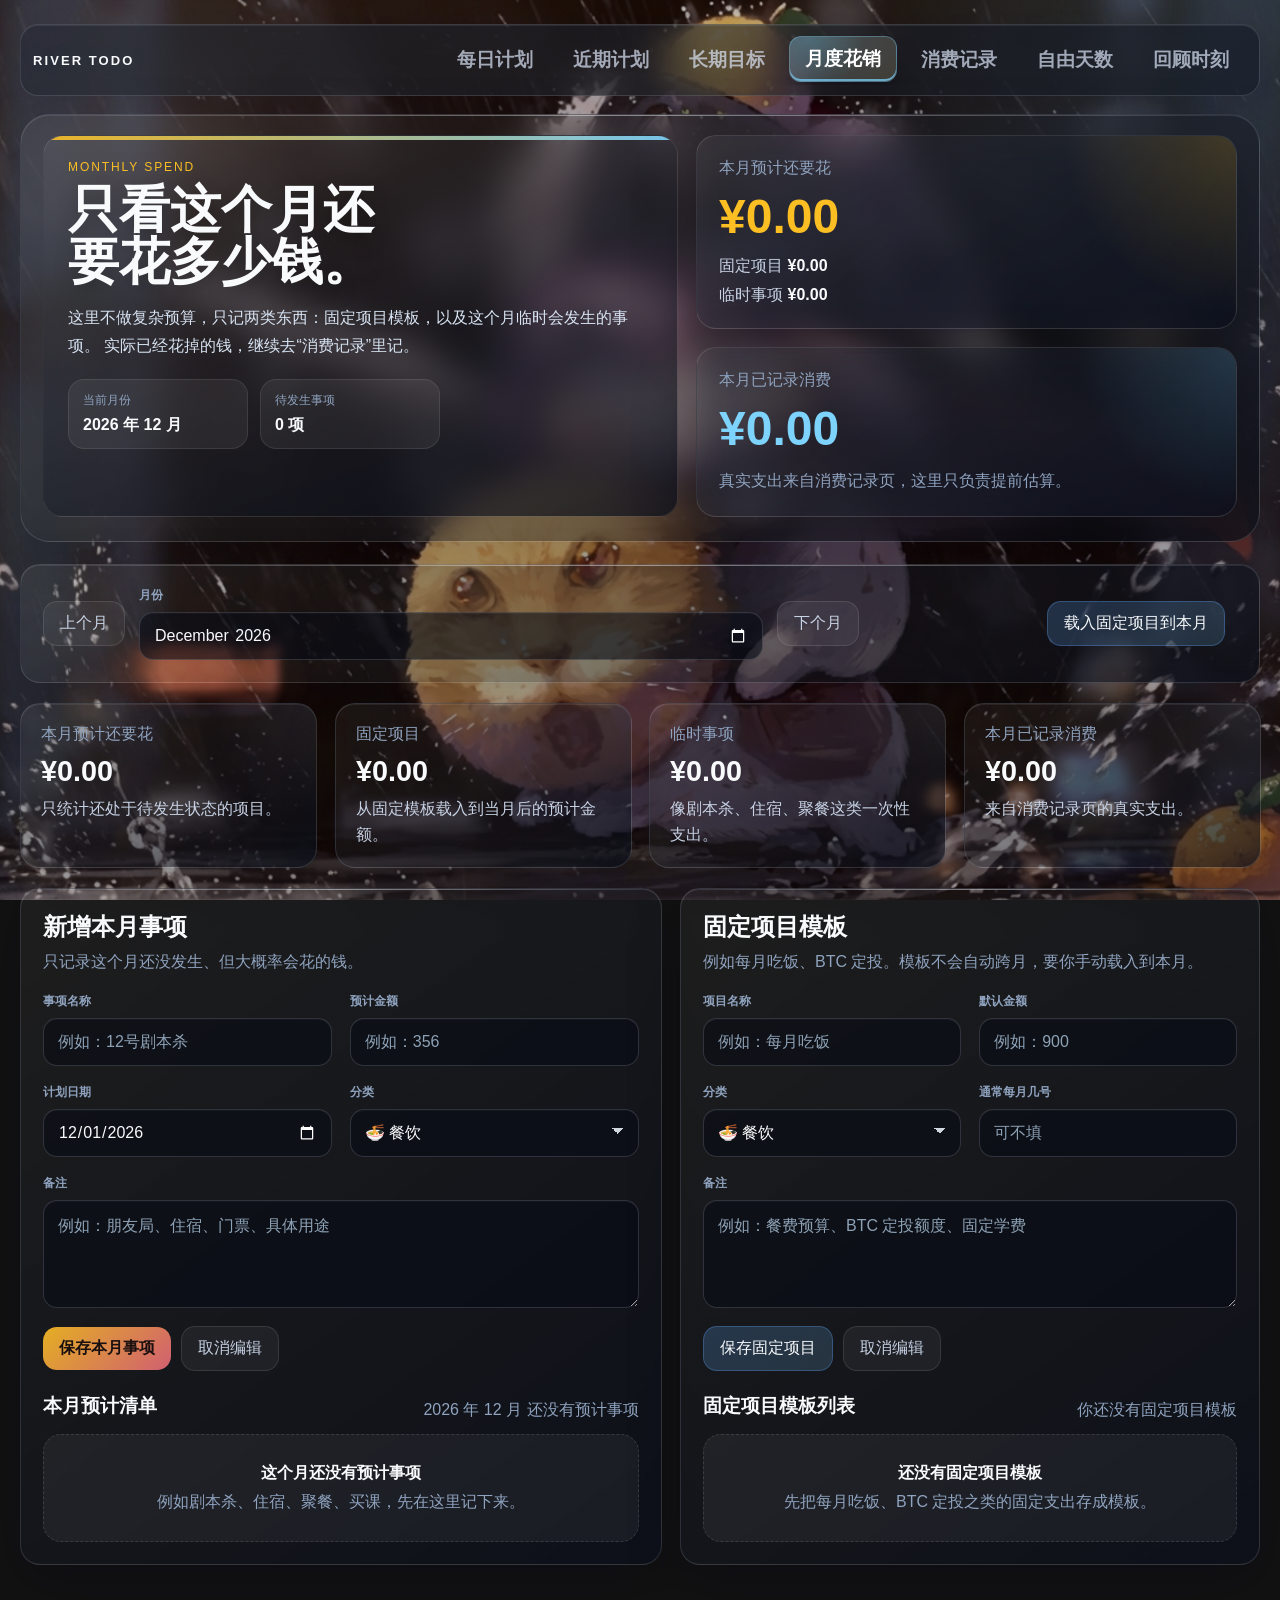
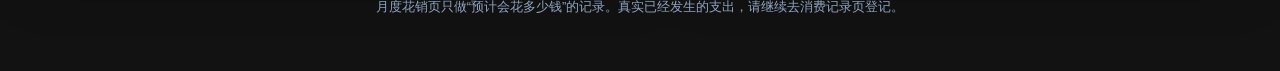
<file: budget.html>
<!DOCTYPE html>
<html lang="zh-CN">
<head>
  <meta charset="UTF-8" />
  <meta name="viewport" content="width=device-width, initial-scale=1.0" />
  <title>月度花销</title>
  <link rel="icon" href="data:," />
  <link rel="preload" as="image" href="assets/bg.png" />
  <link rel="stylesheet" href="styles/budget.css" />
  <link rel="stylesheet" href="styles/page-nav.css" />
  <link rel="stylesheet" href="styles/motion.css" />
</head>
<body>
  <div class="budget-shell" id="budgetDashboard">
    <nav class="site-top-nav" aria-label="主导航">
      <a class="site-top-nav__brand" href="index.html">River Todo</a>
      <div class="page-nav site-top-nav__links">
        <a class="nav-link" href="index.html">每日计划</a>
        <a class="nav-link" href="recent.html">近期计划</a>
        <a class="nav-link" href="goals.html#overview">长期目标</a>
        <a class="nav-link active" href="budget.html">月度花销</a>
        <a class="nav-link" href="expenses.html">消费记录</a>
        <a class="nav-link" href="freedom.html">自由天数</a>
        <a class="nav-link" href="moments.html">回顾时刻</a>
      </div>
    </nav>

    <header class="page-header glass-panel" data-motion-stage style="--motion-order: 0;">
      <div class="hero hero--simple">
        <div class="hero-copy">
          <p class="eyebrow">Monthly spend</p>
          <h1 class="hero-title">只看这个月还要花多少钱。</h1>
          <p class="hero-description">
            这里不做复杂预算，只记两类东西：固定项目模板，以及这个月临时会发生的事项。
            实际已经花掉的钱，继续去“消费记录”里记。
          </p>
          <div class="hero-inline-metrics">
            <div class="hero-inline-chip">
              <span class="chip-label">当前月份</span>
              <strong id="heroMonthLabel">2026 年 4 月</strong>
            </div>
            <div class="hero-inline-chip">
              <span class="chip-label">待发生事项</span>
              <strong id="heroPendingCount">0 项</strong>
            </div>
          </div>
        </div>

        <div class="hero-side">
          <div class="hero-pulse-card">
            <span class="hero-side-label">本月预计还要花</span>
            <strong class="hero-side-value" id="heroPlannedTotal">¥0.00</strong>
            <div class="hero-side-split">
              <span>固定项目 <strong id="heroFixedSplit">¥0.00</strong></span>
              <span>临时事项 <strong id="heroOneOffSplit">¥0.00</strong></span>
            </div>
          </div>
          <div class="hero-balance-card">
            <span class="hero-side-label">本月已记录消费</span>
            <strong class="hero-side-balance" id="heroActualTotal">¥0.00</strong>
            <p id="heroBalanceNote">真实支出来自消费记录页，这里只负责提前估算。</p>
          </div>
        </div>
      </div>
    </header>

    <main class="page-content">
      <section class="control-bar glass-panel" data-motion-stage style="--motion-order: 1;">
        <div class="month-strip">
          <button class="month-nav-btn" type="button" id="budgetPrevMonth">上个月</button>
          <label class="month-select">
            <span>月份</span>
            <input id="budgetMonthInput" type="month" />
          </label>
          <button class="month-nav-btn" type="button" id="budgetNextMonth">下个月</button>
        </div>

        <div class="quick-actions">
          <button class="btn-secondary" type="button" id="loadFixedTemplatesBtn">载入固定项目到本月</button>
          <span class="status-note" id="budgetStatus"></span>
        </div>
      </section>

      <section class="summary-grid" data-motion-stage style="--motion-order: 2;">
        <article class="summary-card glass-panel" data-hover-pop>
          <span class="summary-label">本月预计还要花</span>
          <strong class="summary-value" id="summaryPlannedTotal">¥0.00</strong>
          <p class="summary-note">只统计还处于待发生状态的项目。</p>
        </article>
        <article class="summary-card glass-panel" data-hover-pop>
          <span class="summary-label">固定项目</span>
          <strong class="summary-value" id="summaryFixedTotal">¥0.00</strong>
          <p class="summary-note">从固定模板载入到当月后的预计金额。</p>
        </article>
        <article class="summary-card glass-panel" data-hover-pop>
          <span class="summary-label">临时事项</span>
          <strong class="summary-value" id="summaryOneOffTotal">¥0.00</strong>
          <p class="summary-note">像剧本杀、住宿、聚餐这类一次性支出。</p>
        </article>
        <article class="summary-card glass-panel" data-hover-pop>
          <span class="summary-label">本月已记录消费</span>
          <strong class="summary-value" id="summaryActualTotal">¥0.00</strong>
          <p class="summary-note">来自消费记录页的真实支出。</p>
        </article>
      </section>

      <section class="planner-grid" data-motion-stage style="--motion-order: 3;">
        <section class="section-card glass-panel">
          <div class="section-head">
            <div>
              <h2>新增本月事项</h2>
              <p>只记录这个月还没发生、但大概率会花的钱。</p>
            </div>
          </div>

          <form id="monthPlanForm">
            <input id="monthPlanEditingId" type="hidden" />
            <div class="form-grid">
              <div class="field">
                <label for="monthPlanTitleInput">事项名称</label>
                <input id="monthPlanTitleInput" type="text" placeholder="例如：12号剧本杀" />
              </div>
              <div class="field">
                <label for="monthPlanAmountInput">预计金额</label>
                <input id="monthPlanAmountInput" type="number" step="0.01" min="0.01" placeholder="例如：356" />
              </div>
              <div class="field">
                <label for="monthPlanDateInput">计划日期</label>
                <input id="monthPlanDateInput" type="date" />
              </div>
              <div class="field">
                <label for="monthPlanCategoryInput">分类</label>
                <select id="monthPlanCategoryInput"></select>
              </div>
              <div class="field full">
                <label for="monthPlanNoteInput">备注</label>
                <textarea id="monthPlanNoteInput" placeholder="例如：朋友局、住宿、门票、具体用途"></textarea>
              </div>
            </div>
            <div class="form-actions">
              <button class="btn-primary" type="submit" id="monthPlanSubmitLabel">保存本月事项</button>
              <button class="btn-ghost" type="button" id="cancelMonthPlanEdit" hidden>取消编辑</button>
              <span class="status-note" id="monthPlanFormStatus"></span>
            </div>
          </form>

          <div class="forecast-groups">
            <div class="forecast-group-shell">
              <div class="group-title-row">
                <h3>本月预计清单</h3>
                <span class="group-note" id="monthPlanSummary">当前月份还没有预计事项。</span>
              </div>
              <div class="forecast-items" id="monthPlanList"></div>
            </div>
          </div>
        </section>

        <section class="section-card glass-panel">
          <div class="section-head">
            <div>
              <h2>固定项目模板</h2>
              <p>例如每月吃饭、BTC 定投。模板不会自动跨月，要你手动载入到本月。</p>
            </div>
          </div>

          <form id="fixedTemplateForm">
            <input id="fixedTemplateEditingId" type="hidden" />
            <div class="form-grid">
              <div class="field">
                <label for="fixedTemplateTitleInput">项目名称</label>
                <input id="fixedTemplateTitleInput" type="text" placeholder="例如：每月吃饭" />
              </div>
              <div class="field">
                <label for="fixedTemplateAmountInput">默认金额</label>
                <input id="fixedTemplateAmountInput" type="number" step="0.01" min="0.01" placeholder="例如：900" />
              </div>
              <div class="field">
                <label for="fixedTemplateCategoryInput">分类</label>
                <select id="fixedTemplateCategoryInput"></select>
              </div>
              <div class="field">
                <label for="fixedTemplateRecurringDayInput">通常每月几号</label>
                <input id="fixedTemplateRecurringDayInput" type="number" min="1" max="31" placeholder="可不填" />
              </div>
              <div class="field full">
                <label for="fixedTemplateNoteInput">备注</label>
                <textarea id="fixedTemplateNoteInput" placeholder="例如：餐费预算、BTC 定投额度、固定学费"></textarea>
              </div>
            </div>
            <div class="form-actions">
              <button class="btn-secondary" type="submit" id="fixedTemplateSubmitLabel">保存固定项目</button>
              <button class="btn-ghost" type="button" id="cancelFixedTemplateEdit" hidden>取消编辑</button>
              <span class="status-note" id="fixedTemplateFormStatus"></span>
            </div>
          </form>

          <div class="forecast-groups">
            <div class="forecast-group-shell">
              <div class="group-title-row">
                <h3>固定项目模板列表</h3>
                <span class="group-note" id="fixedTemplateSummary">你还没有固定项目模板。</span>
              </div>
              <div class="fixed-template-list" id="fixedTemplateList"></div>
            </div>
          </div>
        </section>
      </section>

      <p class="footer-note" data-motion-stage style="--motion-order: 4;">
        月度花销页只做“预计会花多少钱”的记录。真实已经发生的支出，请继续去消费记录页登记。
      </p>
    </main>
  </div>

  <script src="scripts/motion.js"></script>
  <script src="scripts/budget-store.js"></script>
  <script src="scripts/budget.js"></script>
</body>
</html>
</file>
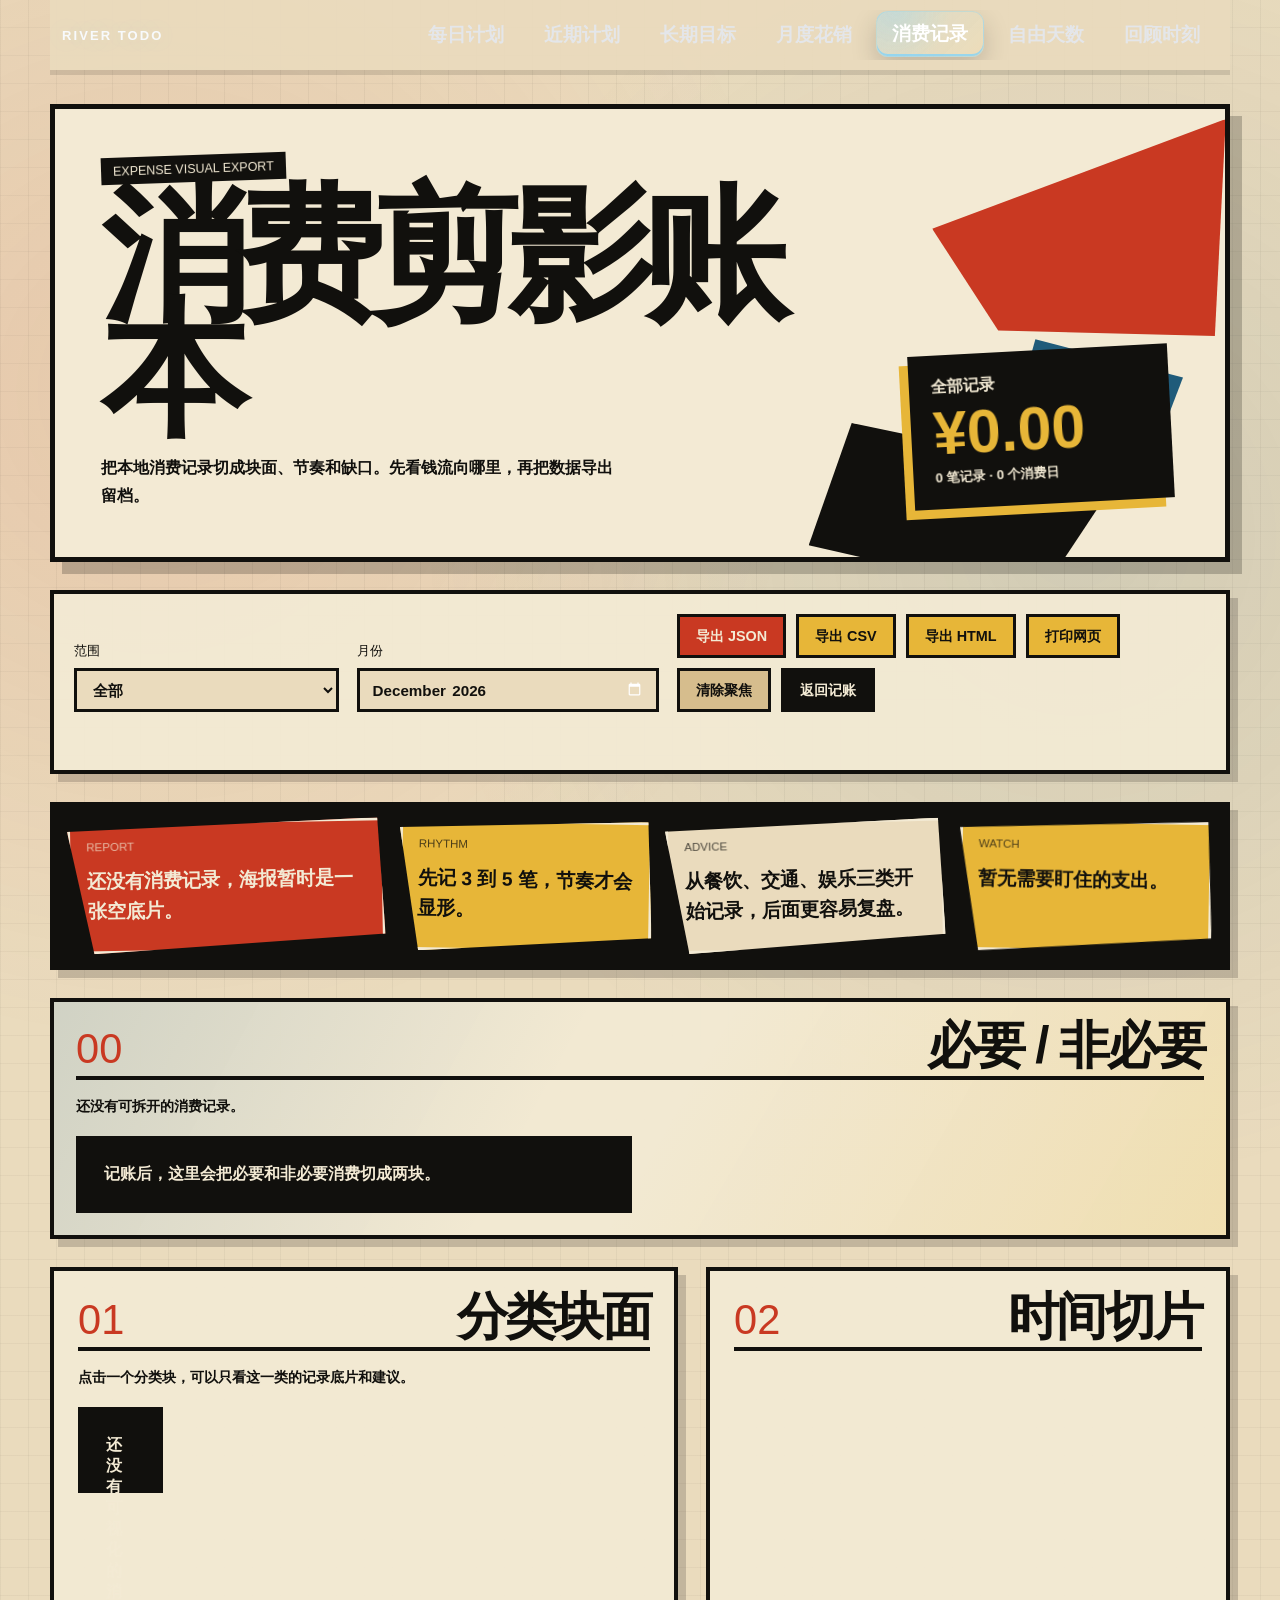
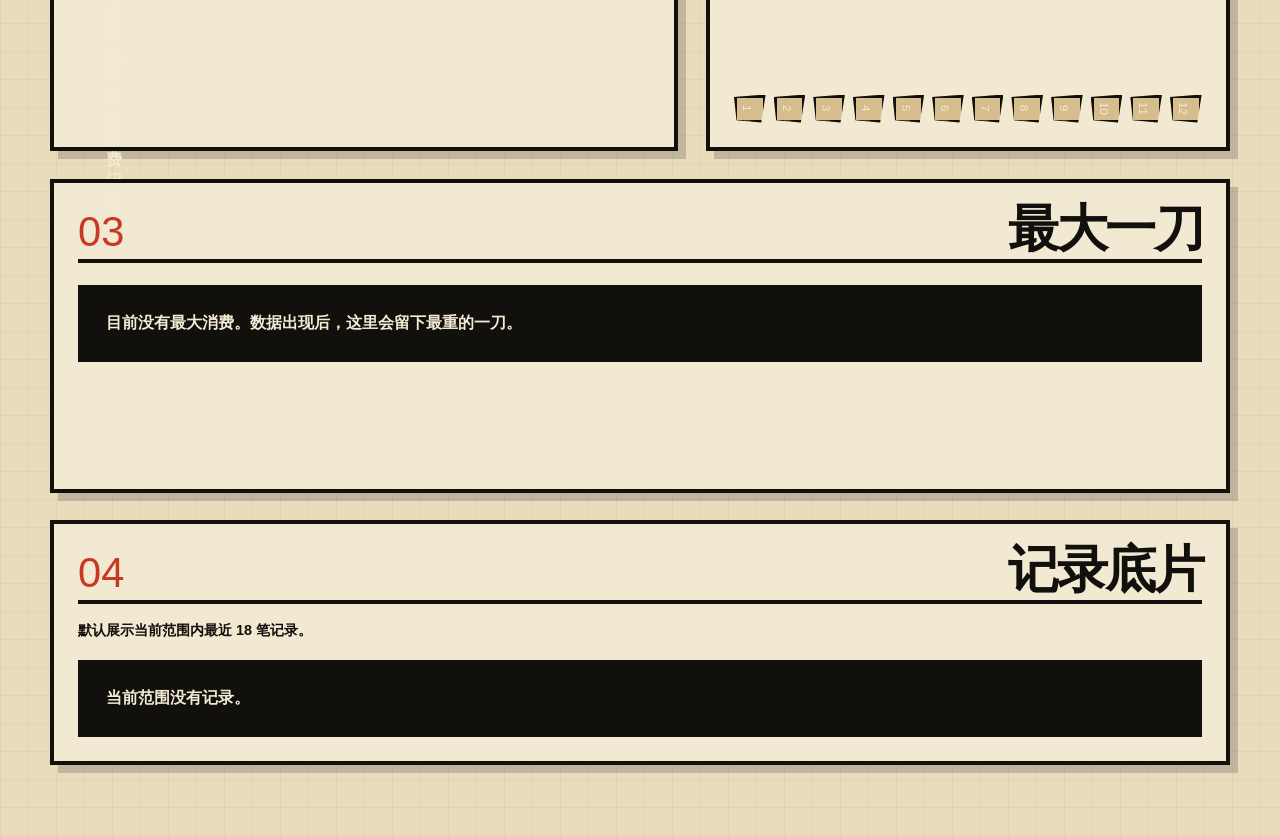
<file: expense-visual.html>
<!DOCTYPE html>
<html lang="zh-CN">
<head>
  <meta charset="UTF-8" />
  <meta name="viewport" content="width=device-width, initial-scale=1.0" />
  <title>消费剪影账本</title>
  <link rel="preload" as="image" href="assets/bg.png" />
  <link rel="icon" href="data:," />
  <link rel="stylesheet" href="styles/page-nav.css" />
  <link rel="stylesheet" href="styles/motion.css" />
  <link rel="stylesheet" href="styles/expense-visual.css" />
</head>
<body class="bass-ledger-page">
  <nav class="site-top-nav" aria-label="主导航">
    <a class="site-top-nav__brand" href="index.html">River Todo</a>
    <div class="page-nav site-top-nav__links">
      <a class="nav-link" href="index.html">每日计划</a>
      <a class="nav-link" href="recent.html">近期计划</a>
      <a class="nav-link" href="goals.html#overview">长期目标</a>
      <a class="nav-link" href="budget.html">月度花销</a>
      <a class="nav-link active" href="expenses.html">消费记录</a>
      <a class="nav-link" href="freedom.html">自由天数</a>
      <a class="nav-link" href="moments.html">回顾时刻</a>
    </div>
  </nav>

  <main class="bass-poster" id="expenseVisualApp">
    <section class="poster-hero" data-motion-stage style="--motion-order: 0;">
      <div class="paper-cut paper-cut--red" aria-hidden="true"></div>
      <div class="paper-cut paper-cut--black" aria-hidden="true"></div>
      <div class="paper-cut paper-cut--blue" aria-hidden="true"></div>
      <div class="poster-title-block">
        <p class="poster-kicker">Expense visual export</p>
        <h1>消费剪影账本</h1>
        <p>把本地消费记录切成块面、节奏和缺口。先看钱流向哪里，再把数据导出留档。</p>
      </div>
      <div class="poster-total-card" aria-label="当前范围消费摘要">
        <span id="visualRangeLabel">全部记录</span>
        <strong id="visualTotalAmount">¥0.00</strong>
        <small id="visualSummary">0 笔记录</small>
      </div>
    </section>

    <section class="visual-controls poster-panel" data-motion-stage style="--motion-order: 1;">
      <div class="field">
        <label for="visualRangeSelect">范围</label>
        <select id="visualRangeSelect">
          <option value="all">全部</option>
          <option value="year">本年</option>
          <option value="month">指定月份</option>
        </select>
      </div>
      <div class="field">
        <label for="visualMonthInput">月份</label>
        <input id="visualMonthInput" type="month" />
      </div>
      <div class="export-actions" aria-label="导出消费记录">
        <button class="bass-button bass-button--primary" type="button" id="exportExpenseJson">导出 JSON</button>
        <button class="bass-button" type="button" id="exportExpenseCsv">导出 CSV</button>
        <button class="bass-button" type="button" id="exportExpenseHtml">导出 HTML</button>
        <button class="bass-button" type="button" id="printExpenseReport">打印网页</button>
        <button class="bass-button bass-button--quiet" type="button" id="clearCategoryFocus" hidden>清除聚焦</button>
        <a class="bass-button bass-button--ghost" href="expenses.html">返回记账</a>
      </div>
      <p class="export-status" id="visualExportStatus" aria-live="polite"></p>
    </section>

    <section class="insight-marquee poster-panel" aria-label="消费洞察建议" data-motion-stage style="--motion-order: 2;">
      <article class="insight-card insight-card--lead">
        <span>REPORT</span>
        <strong id="insightLead">正在生成消费剪影。</strong>
      </article>
      <article class="insight-card">
        <span>RHYTHM</span>
        <strong id="insightTempo">节奏等待记录。</strong>
      </article>
      <article class="insight-card">
        <span>ADVICE</span>
        <strong id="insightAdvice">先记录，再判断。</strong>
      </article>
      <article class="insight-card">
        <span>WATCH</span>
        <strong id="insightRisk">暂无风险。</strong>
      </article>
    </section>

    <section class="role-poster poster-panel" aria-label="必要和非必要消费切片" data-motion-stage style="--motion-order: 2;">
      <div class="panel-heading">
        <span>00</span>
        <h2>必要 / 非必要</h2>
      </div>
      <p class="panel-note" id="bassRoleSummary">先把钱分成活着必须花，和主动选择花。</p>
      <div class="role-cuts" id="bassRoleCuts"></div>
    </section>

    <section class="poster-grid" data-motion-stage style="--motion-order: 2;">
      <article class="poster-panel category-poster">
        <div class="panel-heading">
          <span>01</span>
          <h2>分类块面</h2>
        </div>
        <p class="panel-note" id="categoryFocusLabel">点击一个分类块，可以只看这一类的记录底片和建议。</p>
        <div class="category-cuts" id="bassCategoryBlocks"></div>
      </article>

      <article class="poster-panel rhythm-poster">
        <div class="panel-heading">
          <span>02</span>
          <h2>时间切片</h2>
        </div>
        <div class="month-cuts" id="bassTimeline"></div>
      </article>

      <article class="poster-panel incident-poster">
        <div class="panel-heading">
          <span>03</span>
          <h2>最大一刀</h2>
        </div>
        <div class="largest-record" id="bassLargestRecord"></div>
      </article>
    </section>

    <section class="poster-panel record-poster" data-motion-stage style="--motion-order: 3;">
      <div class="panel-heading">
        <span>04</span>
        <h2>记录底片</h2>
      </div>
      <p class="panel-note" id="recordStripLabel">默认展示当前范围内最近 18 笔记录。</p>
      <div class="record-strips" id="bassRecordTable"></div>
    </section>
  </main>

  <script src="scripts/motion.js"></script>
  <script src="scripts/expense-role.js"></script>
  <script src="scripts/expense-visual.js"></script>
</body>
</html>
</file>
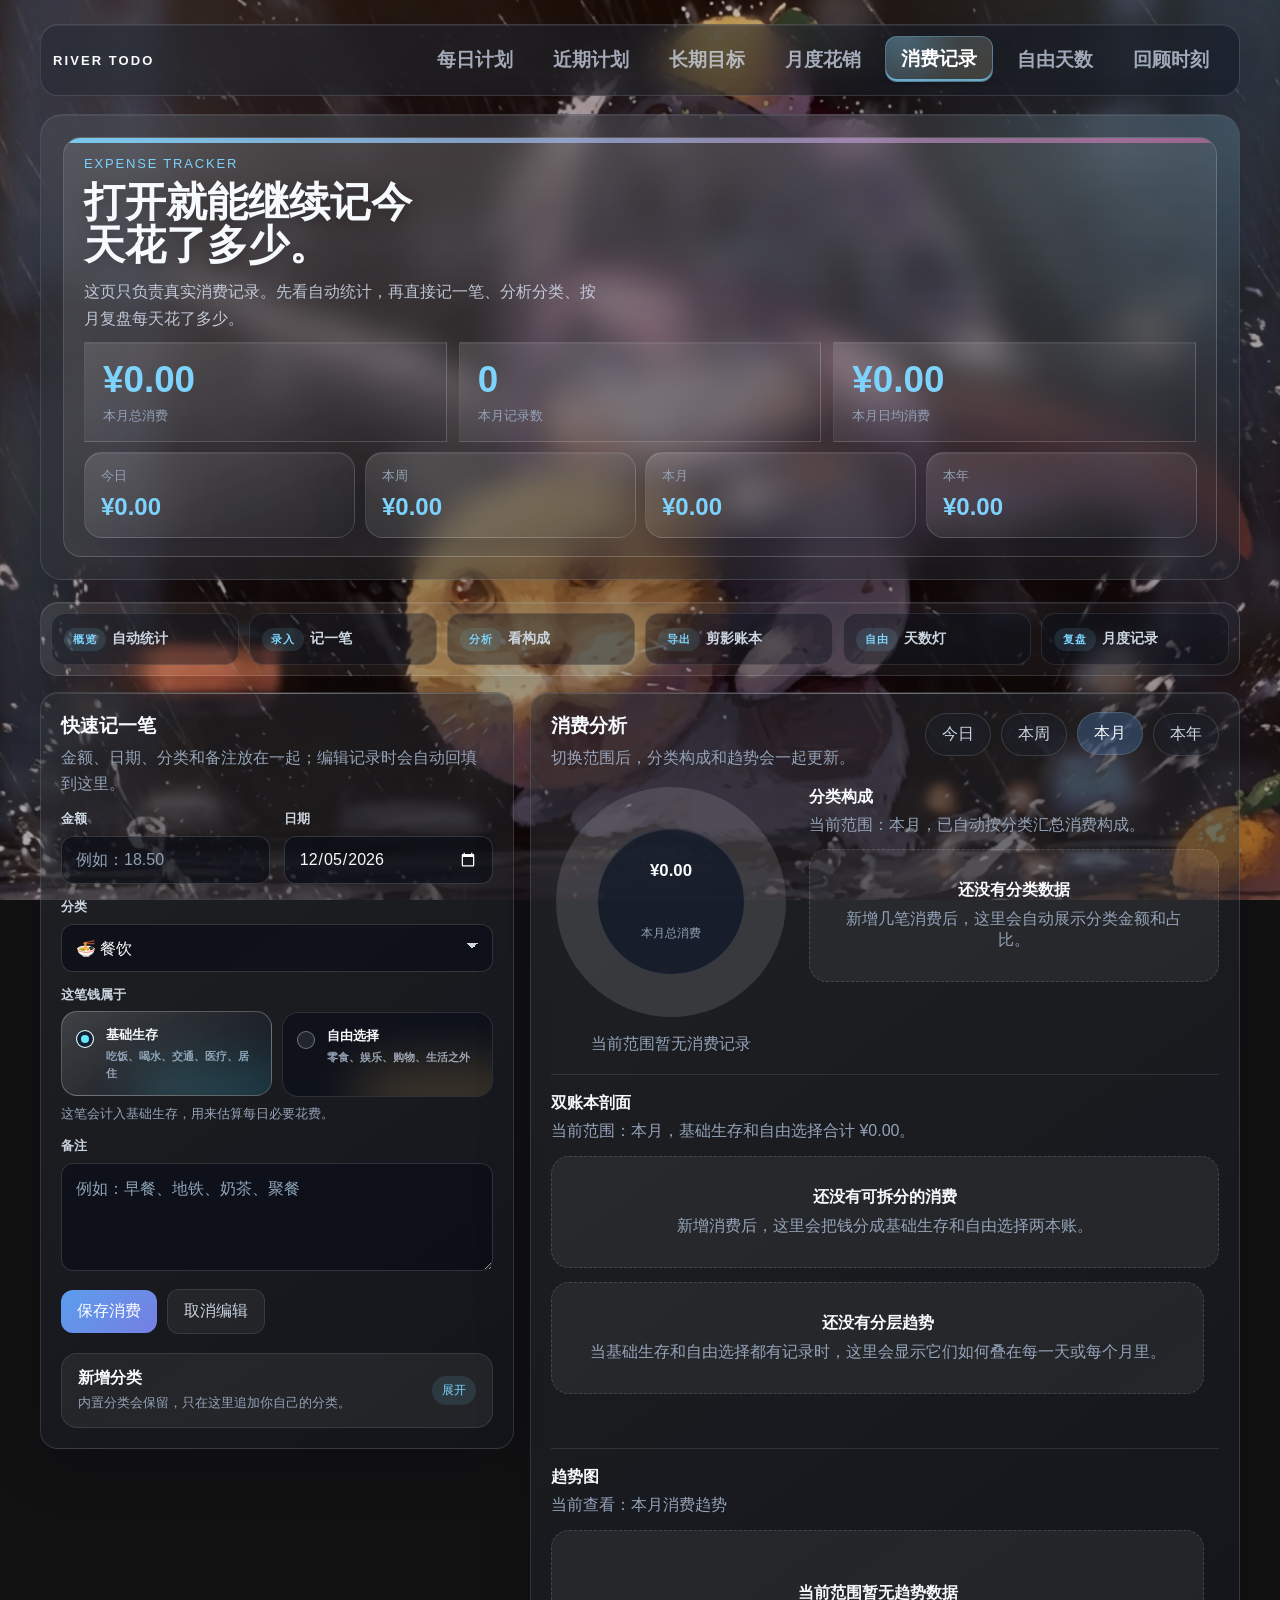
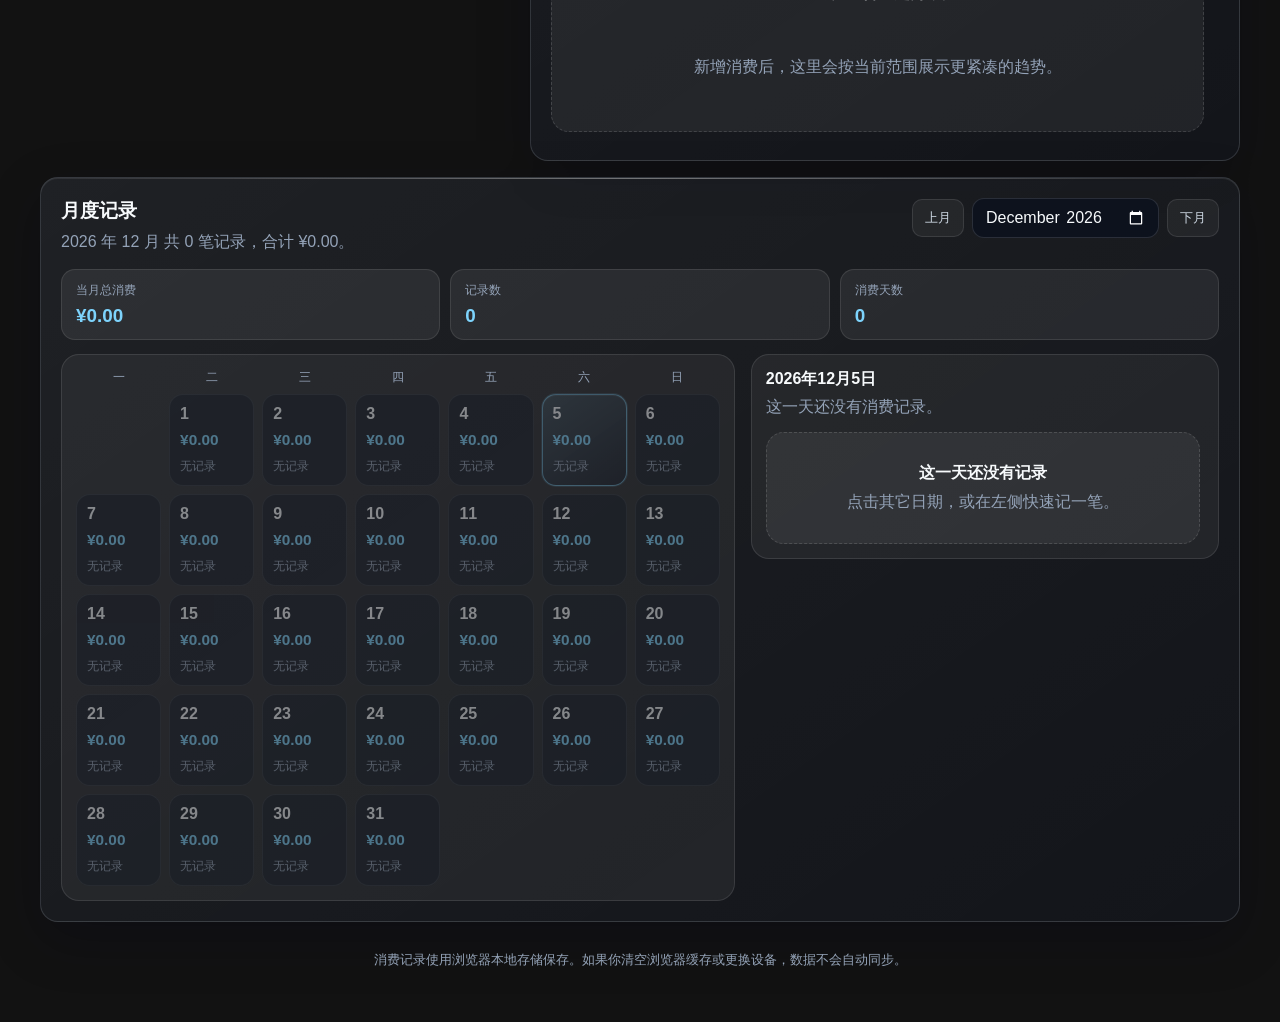
<file: expenses.html>
<!DOCTYPE html>
<html lang="zh-CN">
<head>
  <meta charset="UTF-8" />
  <meta name="viewport" content="width=device-width, initial-scale=1.0" />
  <title>消费记录</title>
  <link rel="preload" as="image" href="assets/bg.png" />
  <link rel="icon" href="data:," />
  <link rel="stylesheet" href="styles/expenses.css" />
  <link rel="stylesheet" href="styles/page-nav.css" />
  <link rel="stylesheet" href="styles/motion.css" />
</head>
<body>
  <div class="shell">
    <nav class="site-top-nav" aria-label="主导航">
      <a class="site-top-nav__brand" href="index.html">River Todo</a>
      <div class="page-nav site-top-nav__links">
        <a class="nav-link" href="index.html">每日计划</a>
        <a class="nav-link" href="recent.html">近期计划</a>
        <a class="nav-link" href="goals.html#overview">长期目标</a>
        <a class="nav-link" href="budget.html">月度花销</a>
        <a class="nav-link active" href="expenses.html">消费记录</a>
        <a class="nav-link" href="freedom.html">自由天数</a>
        <a class="nav-link" href="moments.html">回顾时刻</a>
      </div>
    </nav>

    <header class="page-header page-header--compact glass-panel" data-motion-stage style="--motion-order: 0;">
      <div class="hero hero--compact">
        <div class="hero-copy" data-hover-pop>
          <p class="eyebrow">Expense tracker</p>
          <h1 class="hero-title">打开就能继续记今天花了多少。</h1>
          <p class="hero-description">
            这页只负责真实消费记录。先看自动统计，再直接记一笔、分析分类、按月复盘每天花了多少。
          </p>
          <div class="hero-stats">
            <div class="stat-card">
              <div class="stat-number" id="heroRangeTotal">¥0.00</div>
              <div class="stat-label" id="heroRangeLabel">本月总消费</div>
            </div>
            <div class="stat-card">
              <div class="stat-number" id="heroRangeCount">0</div>
              <div class="stat-label" id="heroCountLabel">本月记录数</div>
            </div>
            <div class="stat-card">
              <div class="stat-number" id="heroRangeAverage">¥0.00</div>
              <div class="stat-label" id="heroAverageLabel">本月日均消费</div>
            </div>
          </div>
          <div id="stats" class="overview-kpis" aria-label="自动统计">
            <div class="kpi-card" data-hover-pop>
              <span class="kpi-label">今日</span>
              <strong class="kpi-value" id="kpiDayTotal">¥0.00</strong>
            </div>
            <div class="kpi-card" data-hover-pop>
              <span class="kpi-label">本周</span>
              <strong class="kpi-value" id="kpiWeekTotal">¥0.00</strong>
            </div>
            <div class="kpi-card" data-hover-pop>
              <span class="kpi-label">本月</span>
              <strong class="kpi-value" id="kpiMonthTotal">¥0.00</strong>
            </div>
            <div class="kpi-card" data-hover-pop>
              <span class="kpi-label">本年</span>
              <strong class="kpi-value" id="kpiYearTotal">¥0.00</strong>
            </div>
          </div>
        </div>
      </div>
    </header>

    <main class="page-content expense-dashboard">
      <nav class="section-jump-nav section-jump-nav--compact glass-panel" aria-label="消费记录快捷跳转">
        <a class="jump-link" href="#stats"><span>概览</span><strong>自动统计</strong></a>
        <a class="jump-link" href="#quick-entry"><span>录入</span><strong>记一笔</strong></a>
        <a class="jump-link" href="#range"><span>分析</span><strong>看构成</strong></a>
        <a class="jump-link" href="expense-visual.html"><span>导出</span><strong>剪影账本</strong></a>
        <a class="jump-link" href="freedom.html"><span>自由</span><strong>天数灯</strong></a>
        <a class="jump-link" href="#records"><span>复盘</span><strong>月度记录</strong></a>
      </nav>

      <div class="expense-workspace">
        <section id="quick-entry" class="section-card glass-panel quick-entry-section expense-entry-panel" data-motion-stage style="--motion-order: 1;">
          <div class="section-head">
            <div>
              <h2>快速记一笔</h2>
              <p>金额、日期、分类和备注放在一起；编辑记录时会自动回填到这里。</p>
            </div>
          </div>

          <form id="expenseForm" data-hover-pop>
            <input id="expenseEditingId" type="hidden" />
            <div class="form-grid">
              <div class="field">
                <label for="expenseAmountInput">金额</label>
                <input id="expenseAmountInput" type="number" step="0.01" min="0.01" placeholder="例如：18.50" />
              </div>
              <div class="field">
                <label for="expenseDateInput">日期</label>
                <input id="expenseDateInput" type="date" />
              </div>
              <div class="field full">
                <label for="expenseCategoryInput">分类</label>
                <select id="expenseCategoryInput"></select>
              </div>
              <div class="field full">
                <span class="field-label">这笔钱属于</span>
                <div class="expense-role-toggle" role="radiogroup" aria-label="消费分层">
                  <label class="expense-role-option expense-role-option--support">
                    <input type="radio" name="expenseRoleInput" value="life_support" />
                    <span>
                      <strong>基础生存</strong>
                      <small>吃饭、喝水、交通、医疗、居住</small>
                    </span>
                  </label>
                  <label class="expense-role-option expense-role-option--extra">
                    <input type="radio" name="expenseRoleInput" value="life_extra" />
                    <span>
                      <strong>自由选择</strong>
                      <small>零食、娱乐、购物、生活之外</small>
                    </span>
                  </label>
                </div>
                <span class="status-note expense-role-hint" id="expenseRoleHint"></span>
              </div>
              <div class="field full">
                <label for="expenseNoteInput">备注</label>
                <textarea id="expenseNoteInput" placeholder="例如：早餐、地铁、奶茶、聚餐"></textarea>
              </div>
            </div>
            <div class="form-actions">
              <button class="btn-primary" type="submit" id="expenseSubmitLabel">保存消费</button>
              <button class="btn-ghost" type="button" id="cancelExpenseEdit" hidden>取消编辑</button>
              <span class="status-note" id="expenseFormStatus"></span>
            </div>
          </form>

          <details id="category-manager" class="category-inline-manager">
            <summary>
              <span>
                <strong>新增分类</strong>
                <small>内置分类会保留，只在这里追加你自己的分类。</small>
              </span>
              <span class="category-inline-toggle">展开</span>
            </summary>
            <form id="categoryForm" data-hover-pop>
              <div class="form-grid category-form-grid">
                <div class="field">
                  <label for="categoryNameInput">分类名称</label>
                  <input id="categoryNameInput" type="text" placeholder="例如：宠物、旅行、礼物" />
                </div>
                <div class="field">
                  <label for="categoryIconInput">图标</label>
                  <input id="categoryIconInput" type="text" maxlength="4" placeholder="例如：🎁" />
                </div>
                <div class="field">
                  <label for="categoryColorInput">分类颜色</label>
                  <input id="categoryColorInput" type="color" value="#60a5fa" />
                </div>
              </div>
              <div class="form-actions compact-actions">
                <button class="btn-secondary" type="submit">添加分类</button>
                <span class="status-note" id="categoryFormStatus"></span>
              </div>
            </form>
          </details>
        </section>

        <section id="range" class="section-card glass-panel expense-analysis-panel" data-motion-stage style="--motion-order: 2;">
          <div class="analysis-header">
            <div class="section-head">
              <div>
                <h2>消费分析</h2>
                <p>切换范围后，分类构成和趋势会一起更新。</p>
              </div>
            </div>
            <div class="range-tabs" id="rangeTabs" aria-label="查看范围">
              <button class="range-tab" type="button" data-range="day">今日</button>
              <button class="range-tab" type="button" data-range="week">本周</button>
              <button class="range-tab active" type="button" data-range="month">本月</button>
              <button class="range-tab" type="button" data-range="year">本年</button>
            </div>
          </div>

          <div id="category-analysis" class="analysis-body">
            <div class="category-chart-panel" id="categoryChartPanel">
              <div class="donut-chart donut-large" id="categoryDonutChart">
                <div class="donut-inner">
                  <strong id="categoryChartTotal">¥0.00</strong>
                  <span id="categoryChartLabel">本月总消费</span>
                </div>
              </div>
              <div class="chart-caption" id="categoryChartCaption">暂无消费记录</div>
            </div>
            <div class="analysis-list-panel">
              <div class="mini-section-head">
                <h3>分类构成</h3>
                <p id="categorySummaryLabel">当前范围内各分类的消费构成和占比。</p>
              </div>
              <div class="category-legend" id="categoryLegend"></div>
            </div>
          </div>

          <div id="role-analysis" class="role-analysis-panel">
            <div class="mini-section-head">
              <h3>双账本剖面</h3>
              <p id="roleSummaryLabel">把花费拆成基础生存和自由选择，先看哪些钱是不得不花。</p>
            </div>
            <div class="role-split-overview" id="roleSplitOverview"></div>
            <div class="role-trend-shell" id="roleTrendShell"></div>
          </div>

          <div id="trend" class="analysis-trend">
            <div class="mini-section-head">
              <h3>趋势图</h3>
              <p id="trendRangeLabel">当前查看：本月消费趋势</p>
            </div>
            <div class="trend-chart-shell" id="trendChartShell"></div>
          </div>
        </section>
      </div>

      <section id="records" class="section-card glass-panel records-panel" data-motion-stage style="--motion-order: 3;">
        <div class="records-head">
          <div>
            <h2>月度记录</h2>
            <p id="recordsSummaryLabel">当前月份共 0 笔记录。</p>
          </div>
          <div class="records-month-controls" aria-label="月份切换">
            <button class="btn-ghost btn-small" type="button" id="recordsPrevMonth">上月</button>
            <input id="recordsMonthInput" type="month" aria-label="选择月份" />
            <button class="btn-ghost btn-small" type="button" id="recordsNextMonth">下月</button>
          </div>
        </div>

        <div class="records-month-stats">
          <div class="month-stat">
            <span>当月总消费</span>
            <strong id="recordsMonthTotal">¥0.00</strong>
          </div>
          <div class="month-stat">
            <span>记录数</span>
            <strong id="recordsMonthCount">0</strong>
          </div>
          <div class="month-stat">
            <span>消费天数</span>
            <strong id="recordsActiveDays">0</strong>
          </div>
        </div>

        <div class="records-month-layout">
          <div class="records-calendar-panel">
            <div class="calendar-weekdays" aria-hidden="true">
              <span>一</span>
              <span>二</span>
              <span>三</span>
              <span>四</span>
              <span>五</span>
              <span>六</span>
              <span>日</span>
            </div>
            <div class="records-month-grid" id="recordsMonthGrid"></div>
          </div>
          <aside class="records-day-detail" id="recordsDayDetail" aria-live="polite">
            <div class="mini-section-head">
              <h3 id="recordsDayTitle">选择一天查看明细</h3>
              <p id="recordsDaySummary">点击左侧日期方块后，这里会显示当天的具体记录。</p>
            </div>
            <div class="records-list records-day-list" id="recordsList"></div>
          </aside>
        </div>
      </section>

      <p class="footer-note" data-motion-stage style="--motion-order: 4;">
        消费记录使用浏览器本地存储保存。如果你清空浏览器缓存或更换设备，数据不会自动同步。
      </p>
    </main>
  </div>

  <script src="scripts/motion.js"></script>
  <script src="scripts/expense-role.js"></script>
  <script src="scripts/freedom-store.js"></script>
  <script src="scripts/expenses.js"></script>
</body>
</html>
</file>
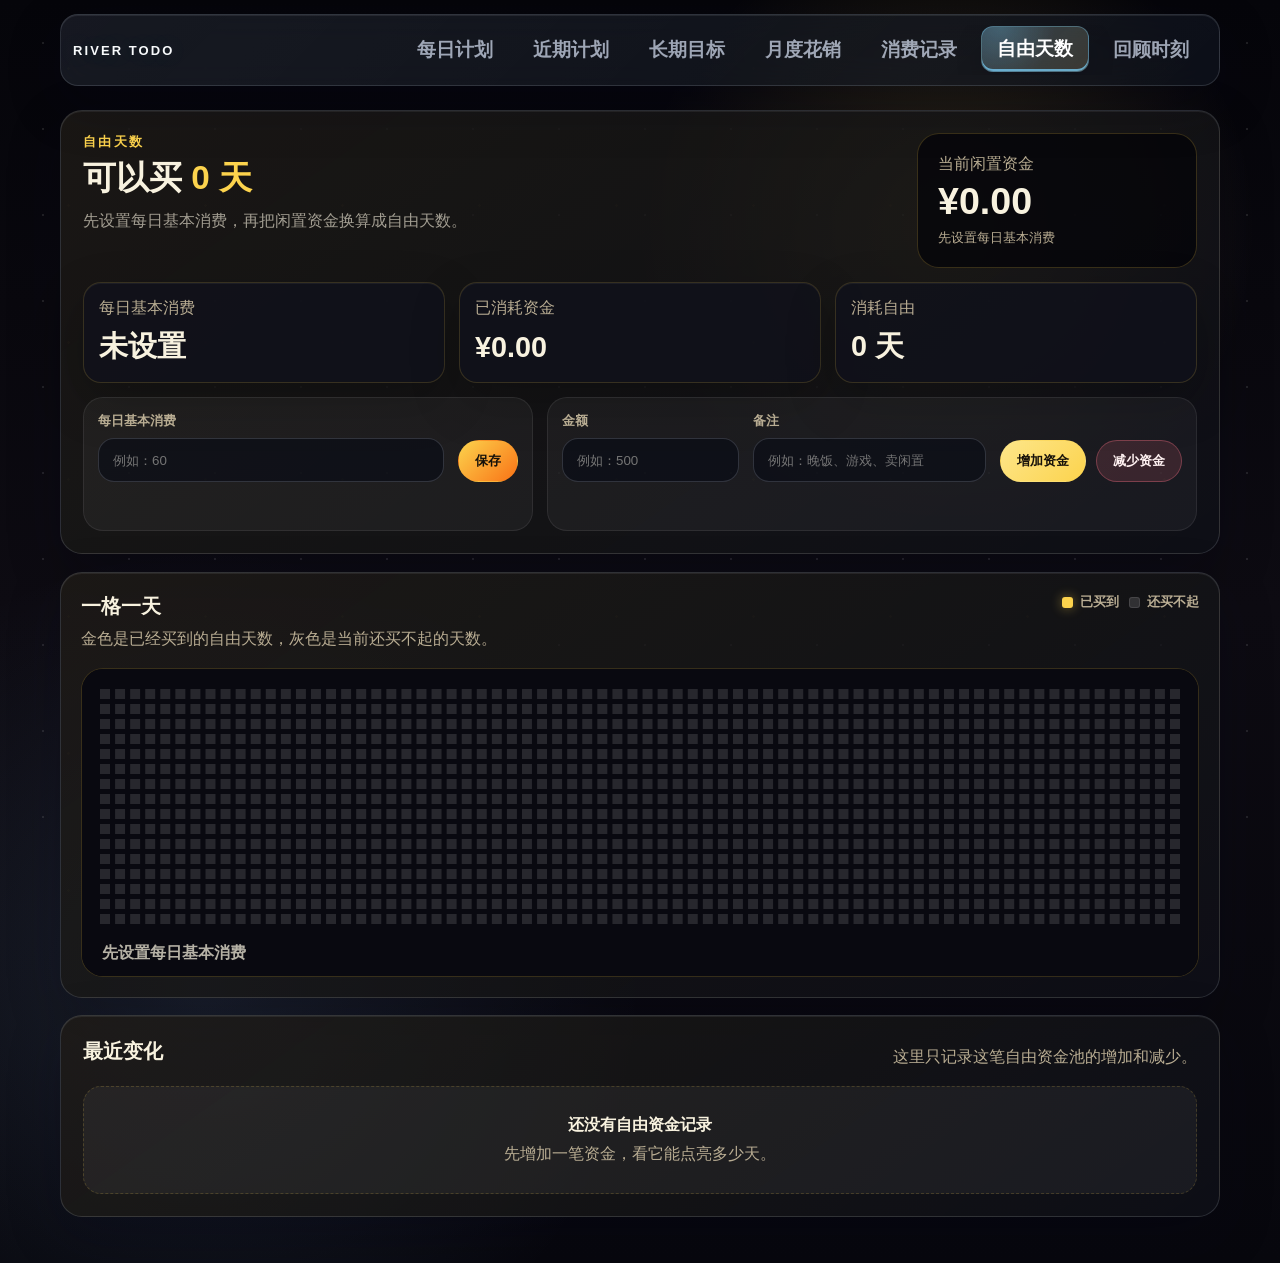
<file: freedom.html>
<!DOCTYPE html>
<html lang="zh-CN">
<head>
  <meta charset="UTF-8" />
  <meta name="viewport" content="width=device-width, initial-scale=1.0" />
  <title>自由天数</title>
  <link rel="preload" as="image" href="assets/bg.png" />
  <link rel="icon" href="data:," />
  <link rel="stylesheet" href="styles/page-nav.css" />
  <link rel="stylesheet" href="styles/motion.css" />
  <link rel="stylesheet" href="styles/freedom.css" />
</head>
<body class="freedom-page">
  <nav class="site-top-nav" aria-label="主导航">
    <a class="site-top-nav__brand" href="index.html">River Todo</a>
    <div class="page-nav site-top-nav__links">
      <a class="nav-link" href="index.html">每日计划</a>
      <a class="nav-link" href="recent.html">近期计划</a>
      <a class="nav-link" href="goals.html#overview">长期目标</a>
      <a class="nav-link" href="budget.html">月度花销</a>
      <a class="nav-link" href="expenses.html">消费记录</a>
      <a class="nav-link active" href="freedom.html">自由天数</a>
      <a class="nav-link" href="moments.html">回顾时刻</a>
    </div>
  </nav>

  <main class="freedom-shell" id="freedomApp">
    <section class="freedom-core" data-motion-stage style="--motion-order: 0;">
      <div class="freedom-core__summary" aria-label="自由天数摘要">
        <div>
          <p class="freedom-label">自由天数</p>
          <h1>可以买 <strong id="freeDaysText">0 天</strong></h1>
          <p id="gridSummary">设置每日基本消费后，闲置资金会被换算成自由天数。</p>
        </div>
        <div class="freedom-days-card">
          <span>当前闲置资金</span>
          <strong id="availableFundText">¥0.00</strong>
          <small id="nextDayGapText">先设置每日基本消费</small>
        </div>
      </div>

      <div class="freedom-metrics">
        <article class="freedom-metric">
          <span>每日基本消费</span>
          <strong id="dailyNeedText">未设置</strong>
        </article>
        <article class="freedom-metric">
          <span>已消耗资金</span>
          <strong id="totalSpendText">¥0.00</strong>
        </article>
        <article class="freedom-metric">
          <span>消耗自由</span>
          <strong id="spentDaysText">0 天</strong>
        </article>
      </div>

      <div class="freedom-actions">
        <form class="freedom-mini-form" id="dailyNeedForm">
          <label class="freedom-field" for="dailyNeedInput">
            <span>每日基本消费</span>
            <input id="dailyNeedInput" type="number" min="0.01" step="0.01" placeholder="例如：60" />
          </label>
          <button class="freedom-button freedom-button--gold" type="submit">保存</button>
          <p class="freedom-status" id="dailyNeedStatus" aria-live="polite"></p>
        </form>

        <form class="freedom-mini-form freedom-mini-form--money" id="freedomEntryForm">
          <label class="freedom-field" for="freedomAmountInput">
            <span>金额</span>
            <input id="freedomAmountInput" type="number" min="0.01" step="0.01" placeholder="例如：500" />
          </label>
          <label class="freedom-field freedom-field--note" for="freedomNoteInput">
            <span>备注</span>
            <input id="freedomNoteInput" type="text" maxlength="40" placeholder="例如：晚饭、游戏、卖闲置" />
          </label>
          <div class="freedom-action-buttons">
            <button class="freedom-button freedom-button--add" type="submit" name="freedomAction" value="fund" id="addFundButton">增加资金</button>
            <button class="freedom-button freedom-button--spend" type="submit" name="freedomAction" value="spend" id="spendFundButton">减少资金</button>
          </div>
          <p class="freedom-status" id="freedomEntryStatus" aria-live="polite"></p>
        </form>
      </div>
    </section>

    <section class="freedom-stage">
      <div class="grid-stage-head">
        <div>
          <h2>一格一天</h2>
          <p>金色是已经买到的自由天数，灰色是当前还买不起的天数。</p>
        </div>
        <div class="freedom-legend" aria-label="方块颜色说明">
          <span><i class="is-lit"></i>已买到</span>
          <span><i></i>还买不起</span>
        </div>
      </div>
      <div class="life-grid-frame">
        <canvas id="freedomGridCanvas" width="900" height="360" aria-label="自由天数方块图"></canvas>
      </div>
    </section>

    <section class="freedom-panel freedom-history">
      <div class="panel-title">
        <h2>最近变化</h2>
        <p>这里只记录这笔自由资金池的增加和减少。</p>
      </div>
      <div class="freedom-entry-list" id="freedomEntryList"></div>
    </section>
  </main>

  <script src="scripts/motion.js"></script>
  <script src="scripts/freedom-store.js"></script>
  <script src="scripts/freedom.js"></script>
</body>
</html>
</file>
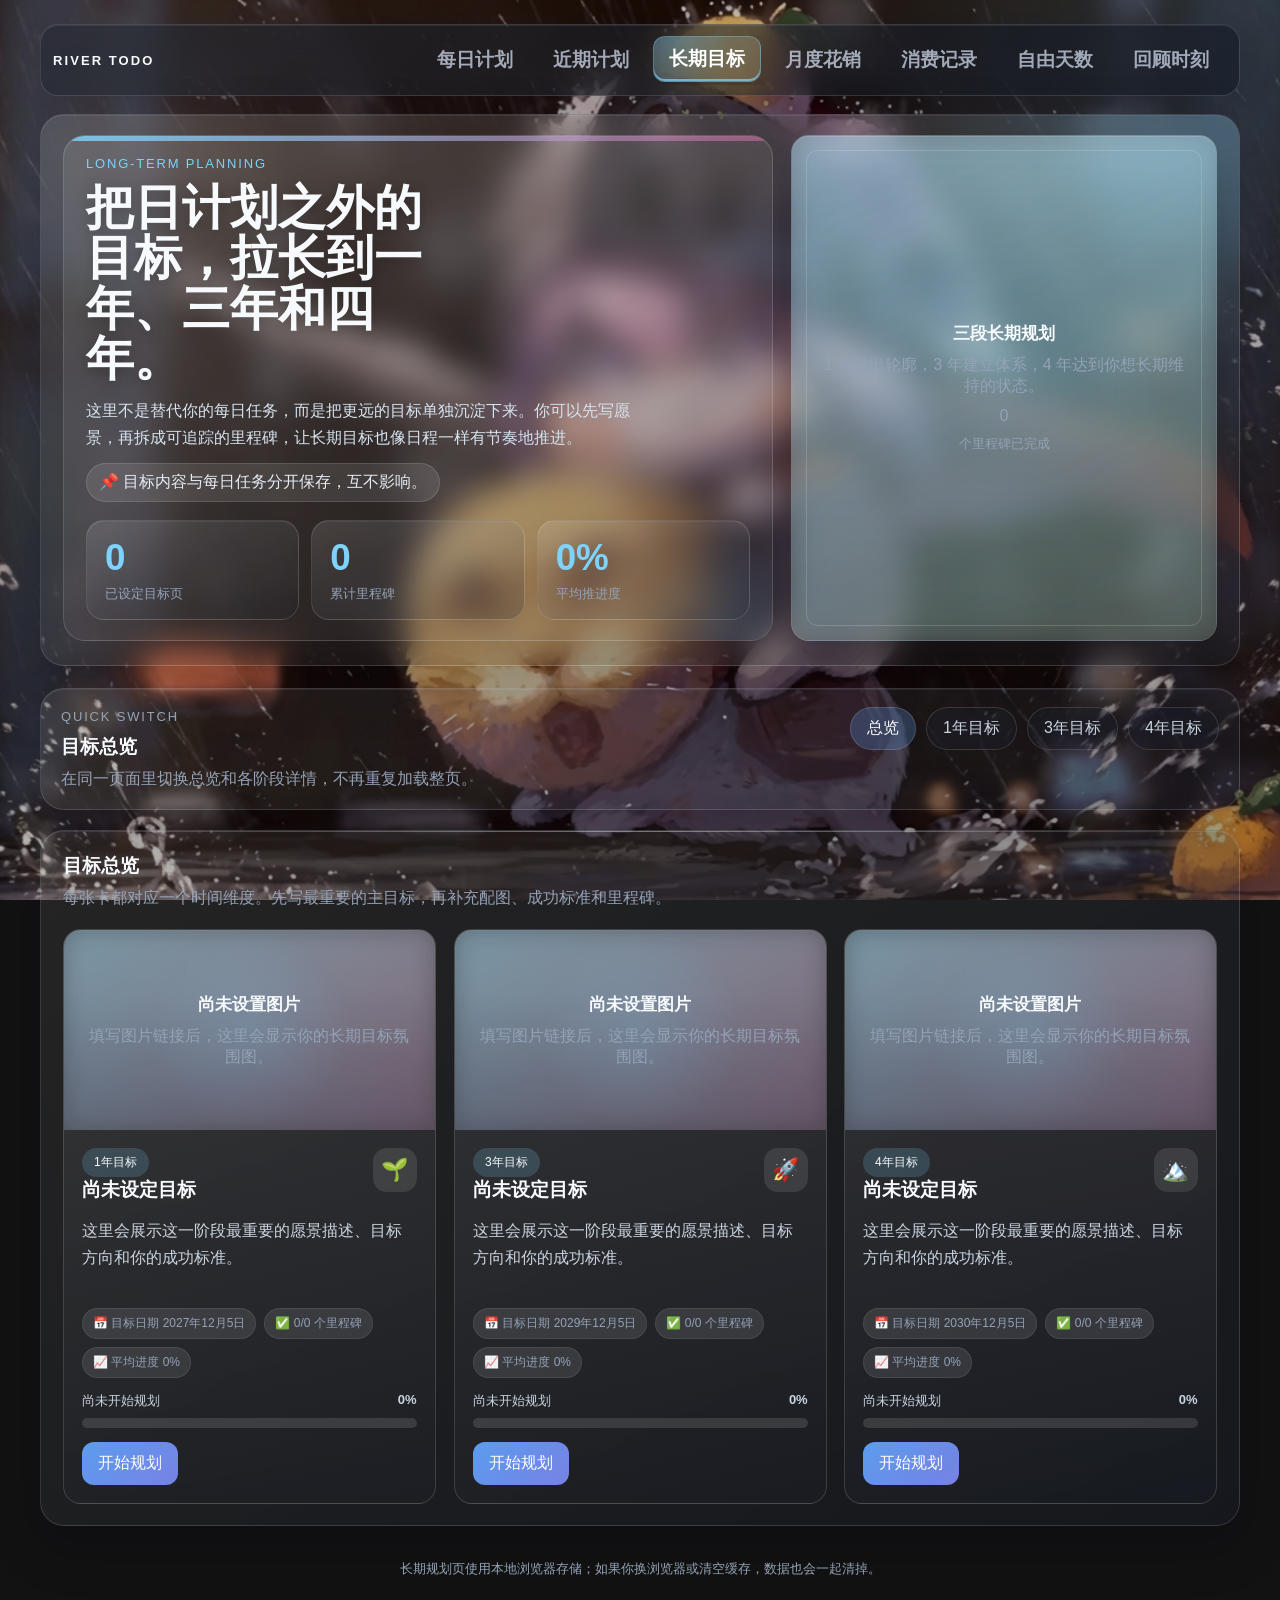
<file: goals.html>
<!DOCTYPE html>
<html lang="zh-CN">
<head>
  <meta charset="UTF-8" />
  <meta name="viewport" content="width=device-width, initial-scale=1.0" />
  <title>长期规划总览</title>
  <link rel="icon" href="data:," />
  <link rel="preload" as="image" href="assets/bg.png" />
  <link rel="stylesheet" href="styles/goals.css" />
  <link rel="stylesheet" href="styles/page-nav.css" />
  <link rel="stylesheet" href="styles/motion.css" />
</head>
<body>
  <div class="shell">
    <nav class="site-top-nav" aria-label="主导航">
      <a class="site-top-nav__brand" href="index.html">River Todo</a>
      <div class="page-nav site-top-nav__links">
        <a class="nav-link" href="index.html">每日计划</a>
        <a class="nav-link" href="recent.html">近期计划</a>
        <a class="nav-link active" href="goals.html#overview">长期目标</a>
        <a class="nav-link" href="budget.html">月度花销</a>
        <a class="nav-link" href="expenses.html">消费记录</a>
        <a class="nav-link" href="freedom.html">自由天数</a>
        <a class="nav-link" href="moments.html">回顾时刻</a>
      </div>
    </nav>

    <header class="page-header glass-panel" data-motion-stage style="--motion-order: 0;">
      <div class="hero">
        <div class="hero-copy" data-hover-pop>
          <p class="eyebrow" id="shellEyebrow">Long-term planning</p>
          <h1 class="hero-title" id="shellHeroTitle">把日计划之外的目标，拉长到一年、三年和四年。</h1>
          <p class="hero-description" id="shellHeroDescription">
            这里不是替代你的每日任务，而是把更远的目标单独沉淀下来。你可以先写愿景，再拆成可追踪的里程碑，
            让长期目标也像日程一样有节奏地推进。
          </p>
          <div class="hero-highlight" id="shellHeroHighlight">📌 目标内容与每日任务分开保存，互不影响。</div>
          <div class="hero-stats">
            <div class="stat-card">
              <div class="stat-number" id="shellStatValue1">0</div>
              <div class="stat-label" id="shellStatLabel1">已设定目标页</div>
            </div>
            <div class="stat-card">
              <div class="stat-number" id="shellStatValue2">0</div>
              <div class="stat-label" id="shellStatLabel2">累计里程碑</div>
            </div>
            <div class="stat-card">
              <div class="stat-number" id="shellStatValue3">0%</div>
              <div class="stat-label" id="shellStatLabel3">平均推进度</div>
            </div>
          </div>
        </div>

        <div class="hero-visual" data-hover-pop>
          <div class="hero-visual-content" id="shellHeroVisualContent"></div>
        </div>
      </div>
    </header>

    <main class="page-content">
      <section class="route-bar glass-panel" data-motion-stage style="--motion-order: 1;">
        <div class="route-bar-copy">
          <p class="eyebrow route-eyebrow">Quick switch</p>
          <h2 id="routePanelTitle">目标总览</h2>
          <p id="routePanelDescription">在同一页面里切换总览和各阶段详情，不再重复加载整页。</p>
        </div>
        <nav class="goal-tabs" aria-label="长期目标视图">
          <a class="goal-tab active" href="goals.html#overview" data-shell-route="overview" data-hover-pop>总览</a>
          <a class="goal-tab" href="goals.html#1y" data-shell-route="1y" data-hover-pop>1年目标</a>
          <a class="goal-tab" href="goals.html#3y" data-shell-route="3y" data-hover-pop>3年目标</a>
          <a class="goal-tab" href="goals.html#4y" data-shell-route="4y" data-hover-pop>4年目标</a>
        </nav>
      </section>

      <div class="goals-view-host" id="goalsViewHost"></div>

      <p class="footer-note" id="pageFooterNote" data-motion-stage style="--motion-order: 2;">长期规划页使用本地浏览器存储；如果你换浏览器或清空缓存，数据也会一起清掉。</p>
    </main>
  </div>

  <script src="scripts/motion.js"></script>
  <script src="scripts/goals.js"></script>
</body>
</html>
</file>
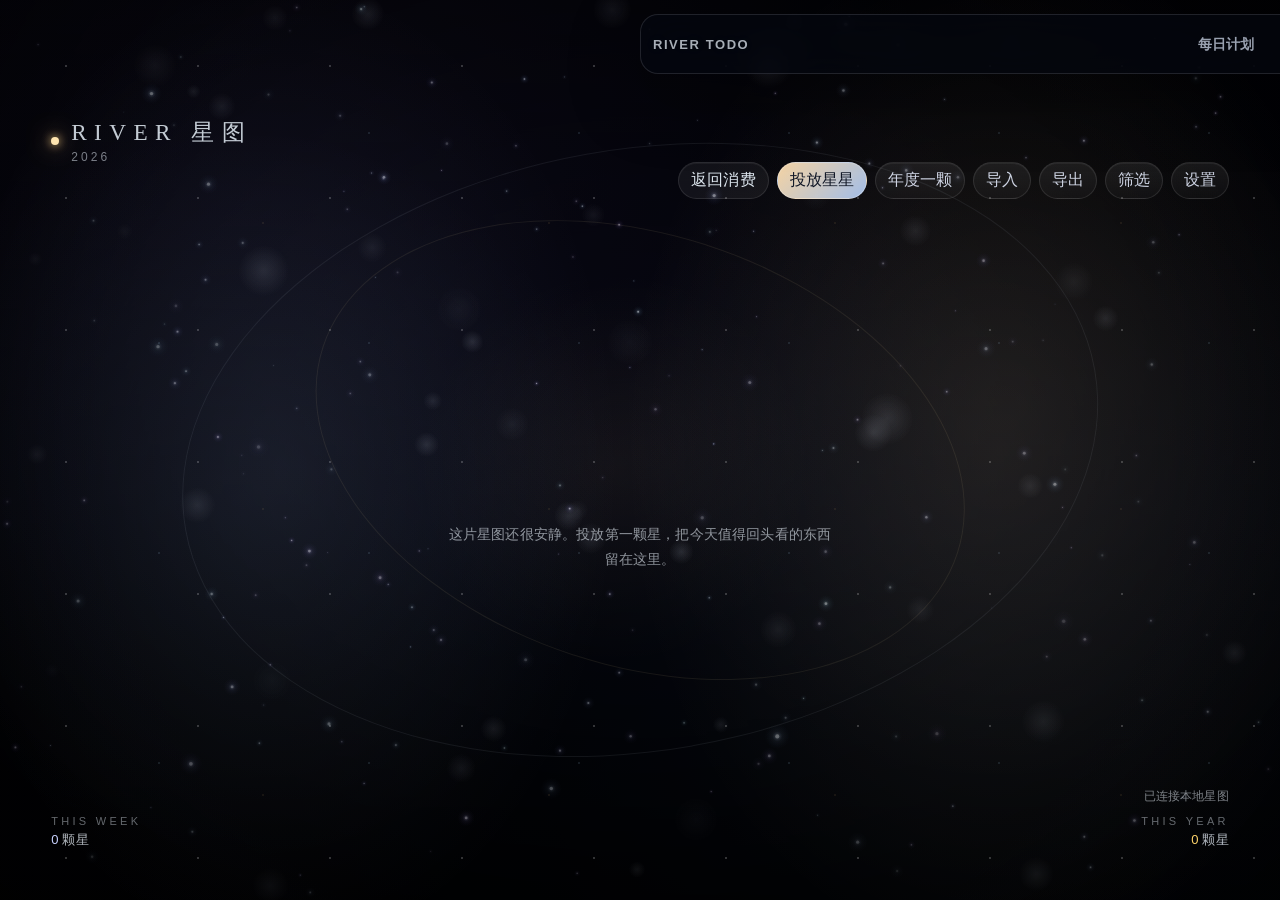
<file: moments.html>
<!DOCTYPE html>
<html lang="zh-CN">
<head>
  <meta charset="UTF-8" />
  <meta name="viewport" content="width=device-width, initial-scale=1.0" />
  <title>回顾时刻</title>
  <link rel="icon" href="data:," />
  <link rel="preload" as="image" href="assets/bg.png" />
  <link rel="stylesheet" href="styles/page-nav.css" />
  <link rel="stylesheet" href="styles/motion.css" />
  <link rel="stylesheet" href="styles/moments.css" />
</head>
<body class="river-star-page">
  <nav class="site-top-nav" aria-label="主导航">
    <a class="site-top-nav__brand" href="index.html">River Todo</a>
    <div class="page-nav site-top-nav__links">
      <a class="nav-link" href="index.html">每日计划</a>
      <a class="nav-link" href="recent.html">近期计划</a>
      <a class="nav-link" href="goals.html#overview">长期目标</a>
      <a class="nav-link" href="budget.html">月度花销</a>
      <a class="nav-link" href="expenses.html">消费记录</a>
      <a class="nav-link" href="freedom.html">自由天数</a>
      <a class="nav-link active" href="moments.html">回顾时刻</a>
    </div>
  </nav>

  <main id="cosmosStage" class="cosmos-stage" data-motion-stage style="--motion-order: 0;" aria-label="River 星图">
    <canvas id="starfieldCanvas" class="starfield-canvas" aria-hidden="true"></canvas>
    <div class="cosmos-vignette" aria-hidden="true"></div>
    <div class="cosmos-grain" aria-hidden="true"></div>
    <div class="zone-tint-week" aria-hidden="true"></div>
    <div class="zone-tint-year" aria-hidden="true"></div>
    <div class="orbit-map" aria-hidden="true"></div>

    <section id="starControlLayer" class="star-control-layer" aria-label="River 星图控制层">
      <div class="star-brand">
        <span class="brand-spark" aria-hidden="true"></span>
        <strong>RIVER 星图</strong>
        <span id="currentYearLabel">2026</span>
      </div>

      <div class="top-actions">
        <a class="glass-button glass-link-button" href="expenses.html">返回消费</a>
        <button id="createWeeklyMoment" class="glass-button glass-button--primary" type="button">投放星星</button>
        <button id="createYearlyMoment" class="glass-button" type="button">年度一颗</button>
        <button id="importStarsButton" class="glass-button" type="button">导入</button>
        <button id="exportStarsButton" class="glass-button" type="button">导出</button>
        <button id="filterToggle" class="glass-button" type="button">筛选</button>
        <button id="settingsToggle" class="glass-button" type="button">设置</button>
        <input id="importStarsInput" class="sr-only" type="file" accept="application/json,.json" />
      </div>

      <div class="star-count star-count--week">
        <span>this week</span>
        <strong><output id="weeklyDustCount">0</output> 颗星</strong>
      </div>

      <div class="star-count star-count--year">
        <span>this year</span>
        <strong><output id="yearlyDustCount">0</output> 颗星</strong>
      </div>

      <p id="backupStatus" class="backup-status" aria-live="polite"></p>
    </section>

    <div id="planetLayer" class="planet-layer" aria-live="polite"></div>

    <p id="cosmosEmptyHint" class="cosmos-empty">
      这片星图还很安静。投放第一颗星，把今天值得回头看的东西留在这里。
    </p>

    <aside id="starPreviewCard" class="star-preview-card glass-soft" aria-hidden="true" hidden>
      <div class="star-preview-card__meta">
        <span id="previewType"></span>
        <span id="previewDate"></span>
      </div>
      <strong id="previewTitle"></strong>
      <p id="previewContent"></p>
      <div id="previewTags" class="preview-tags"></div>
    </aside>
  </main>

  <section id="floatingComposer" class="floating-composer add-memory-panel" aria-hidden="true" hidden>
    <div id="composerPanel" class="composer-panel glass">
      <form id="composerForm" class="composer-form">
        <input id="composerType" type="hidden" />
        <input id="composerEditingId" type="hidden" />

        <div id="composerDragHandle" class="composer-handle">
          <span class="composer-kicker">DROP A STAR</span>
          <strong id="composerModeLabel">投放一颗星</strong>
          <button id="composerClose" class="round-icon-button" type="button" aria-label="关闭输入面板">×</button>
        </div>

        <label class="sr-only" for="composerTextarea">回顾内容</label>
        <textarea id="composerTextarea" maxlength="1400" placeholder="只写这件事本身。它为什么让你想把这一刻留在星图里？"></textarea>

        <button id="composerMoreToggle" class="composer-more" type="button" aria-expanded="false" aria-controls="composerExtraFields">
          更多星光参数
        </button>

        <div id="composerExtraFields" class="composer-extra" hidden>
          <label class="field-line">
            <span>标题</span>
            <input id="composerTitle" type="text" maxlength="80" placeholder="不填就从正文里取" />
          </label>

          <div class="composer-grid">
            <label class="field-line">
              <span>日期</span>
              <input id="composerDate" type="date" />
            </label>
            <label class="field-line">
              <span>归属</span>
              <select id="composerScope">
                <option value="week">本周星尘</option>
                <option value="year">年度星河</option>
              </select>
            </label>
          </div>

          <fieldset id="composerMoodTags" class="mood-tags">
            <legend>情绪标签</legend>
            <label><input type="checkbox" value="幸福" />幸福</label>
            <label><input type="checkbox" value="感动" />感动</label>
            <label><input type="checkbox" value="热泪" />热泪</label>
            <label><input type="checkbox" value="松弛" />松弛</label>
            <label><input type="checkbox" value="胜利" />胜利</label>
            <label><input type="checkbox" value="被理解" />被理解</label>
            <label><input type="checkbox" value="想念" />想念</label>
          </fieldset>

          <label class="intensity-field">
            <span>情绪强度 <output id="composerIntensityValue">5</output> / 10</span>
            <input id="composerIntensity" type="range" min="1" max="10" value="5" />
          </label>
        </div>

        <div class="composer-actions">
          <span id="composerStatus" class="composer-status" aria-live="polite"></span>
          <button id="composerCancel" class="quiet-button" type="button">先不写</button>
          <button id="composerSubmit" class="save-button" type="submit">投进星图</button>
        </div>
      </form>
    </div>
  </section>

  <section id="memoryPaperOverlay" class="memory-paper-overlay" aria-hidden="true" hidden>
    <button id="memoryPaperScrim" class="memory-paper-scrim" type="button" aria-label="关闭回顾详情"></button>
    <article id="memoryPaper" class="memory-paper paper-bg">
      <button id="paperClose" class="round-icon-button paper-close" type="button" aria-label="关闭回顾">×</button>
      <span id="paperStamp" class="paper-stamp">本周星尘</span>
      <p id="paperType" class="memory-paper__type"></p>
      <h1 id="paperTitle"></h1>
      <div id="paperMeta" class="memory-meta"></div>
      <p id="paperContent" class="memory-paper__content"></p>
      <div class="paper-fold" aria-hidden="true"></div>
      <div class="paper-actions">
        <button id="favoriteToYear" class="paper-button" type="button">收藏到年度</button>
        <button id="popoverEdit" class="paper-button" type="button">编辑</button>
        <button id="popoverDeleteWeekly" class="paper-button paper-button--danger" type="button" data-action="delete-weekly" hidden>删除</button>
        <button id="popoverHideYear" class="paper-button" type="button" hidden>暂时隐藏</button>
        <button id="popoverArchiveYear" class="paper-button" type="button" hidden>归档</button>
        <button id="popoverYearDeleteRequest" class="paper-button paper-button--danger" type="button" hidden>谨慎删除</button>
      </div>
    </article>
  </section>

  <dialog id="yearDeleteDialog" class="year-delete-dialog glass">
    <form method="dialog">
      <p class="dialog-title">这是一颗年度星球。</p>
      <p>它记录了你今年真实感到幸福的一刻。确定要让它从星图中消失吗？</p>
      <div class="dialog-actions">
        <button id="yearCancelDelete" class="quiet-button" value="cancel">取消</button>
        <button id="yearHideFromDialog" class="quiet-button" type="button">暂时隐藏</button>
        <button id="yearConfirmDelete" class="delete-button" type="button">确认删除</button>
      </div>
    </form>
  </dialog>

  <script src="scripts/motion.js"></script>
  <script src="scripts/moments-store.js"></script>
  <script src="scripts/moments.js"></script>
</body>
</html>
</file>
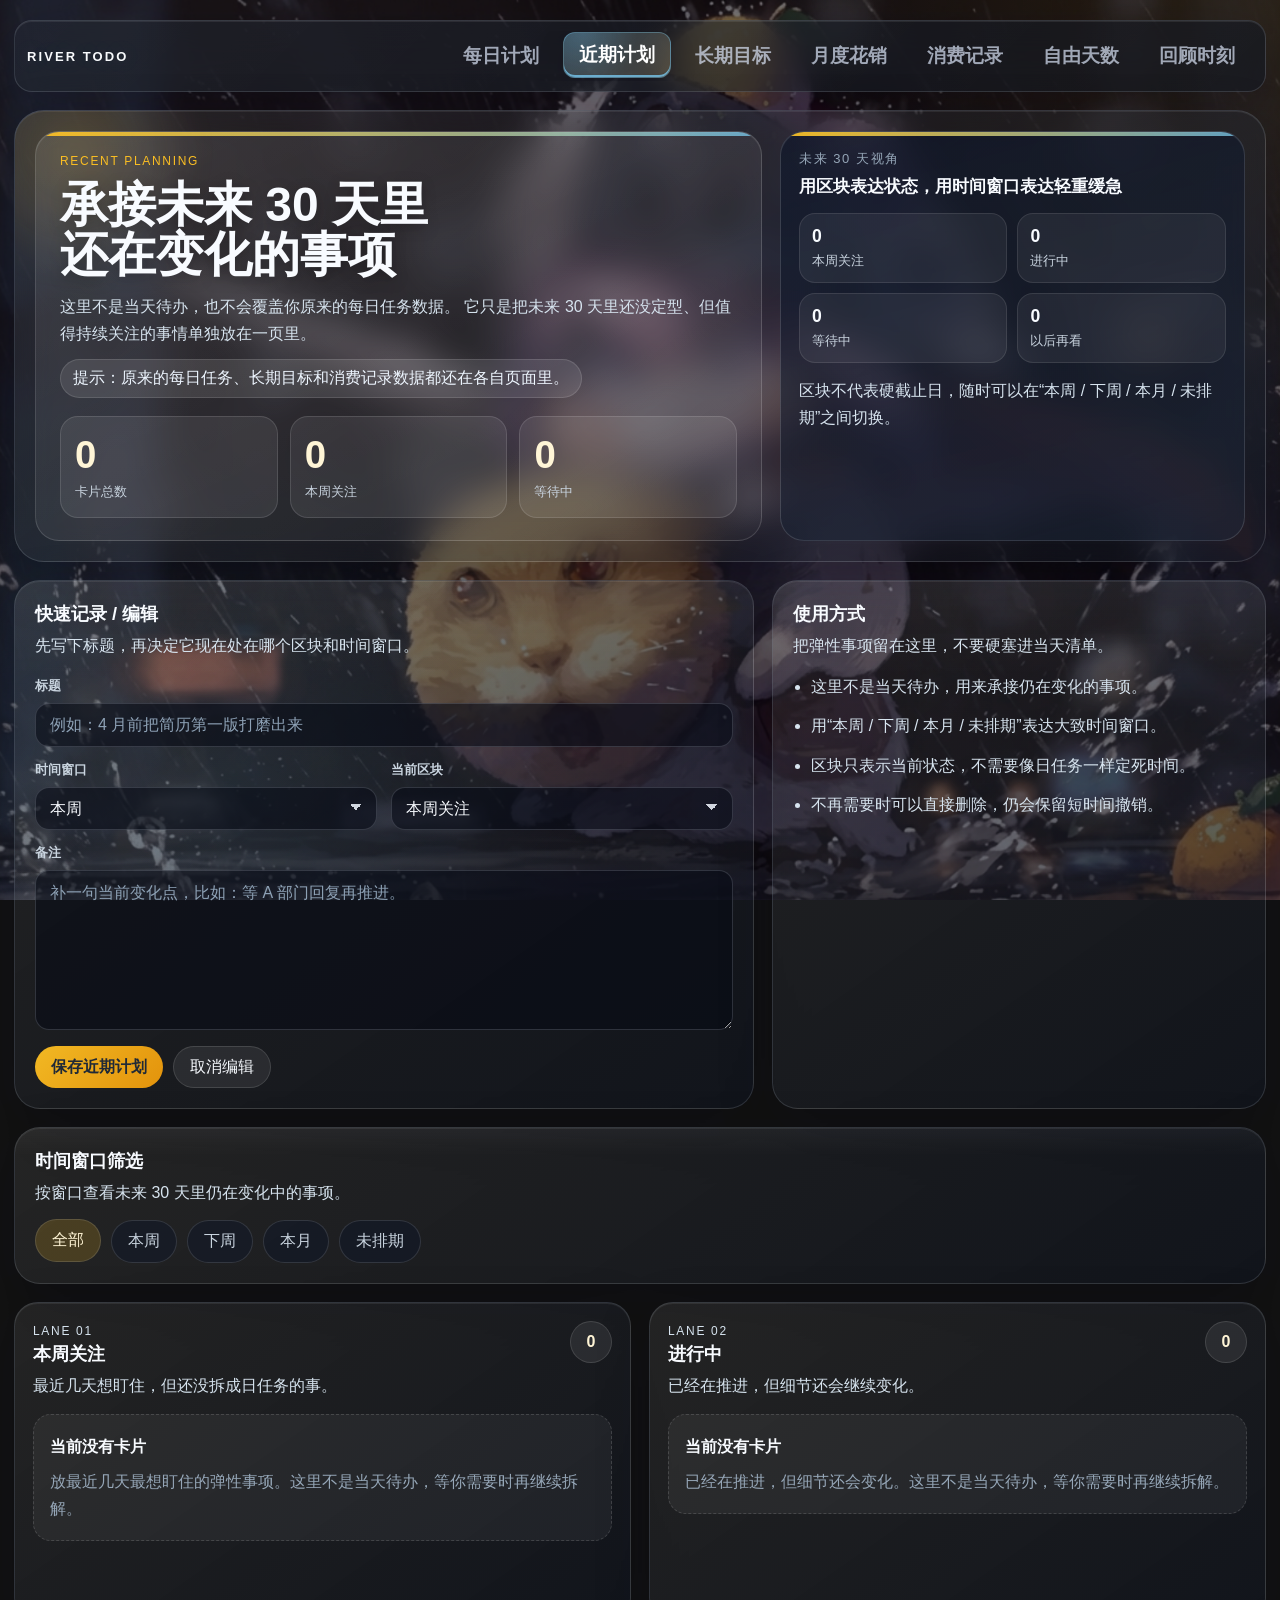
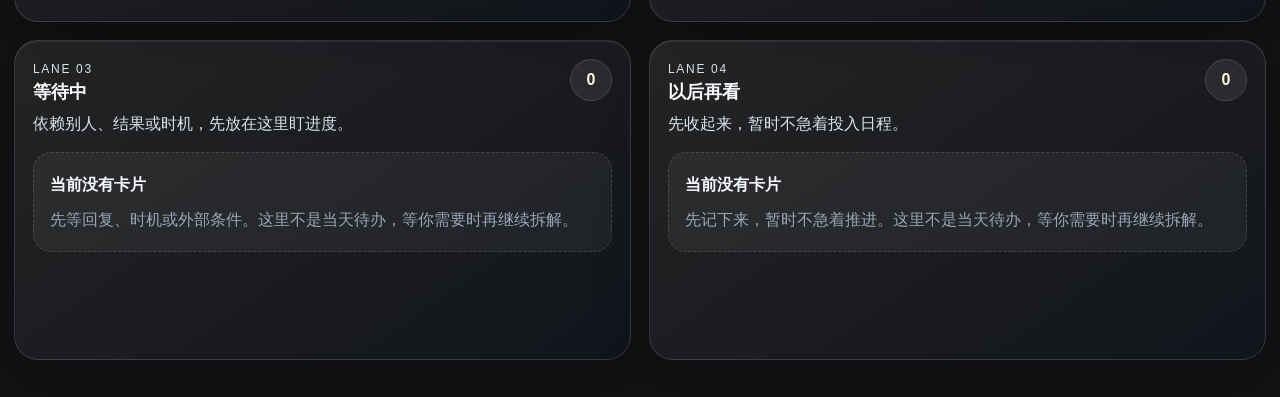
<file: recent.html>
<!DOCTYPE html>
<html lang="zh-CN">
<head>
  <meta charset="UTF-8" />
  <meta name="viewport" content="width=device-width, initial-scale=1.0" />
  <title>近期计划</title>
  <link rel="icon" href="data:," />
  <link rel="preload" as="image" href="assets/bg.png" />
  <link rel="stylesheet" href="styles/recent.css" />
  <link rel="stylesheet" href="styles/page-nav.css" />
  <link rel="stylesheet" href="styles/motion.css" />
</head>
<body>
  <div class="shell">
    <nav class="site-top-nav" aria-label="主导航">
      <a class="site-top-nav__brand" href="index.html">River Todo</a>
      <div class="page-nav site-top-nav__links">
        <a class="nav-link" href="index.html">每日计划</a>
        <a class="nav-link active" href="recent.html">近期计划</a>
        <a class="nav-link" href="goals.html#overview">长期目标</a>
        <a class="nav-link" href="budget.html">月度花销</a>
        <a class="nav-link" href="expenses.html">消费记录</a>
        <a class="nav-link" href="freedom.html">自由天数</a>
        <a class="nav-link" href="moments.html">回顾时刻</a>
      </div>
    </nav>

    <header class="page-header glass-panel" data-motion-stage style="--motion-order: 0;">
      <div class="hero">
        <div class="hero-copy" data-hover-pop>
          <p class="eyebrow">Recent planning</p>
          <h1 class="hero-title">承接未来 30 天里还在变化的事项</h1>
          <p class="hero-description">
            这里不是当天待办，也不会覆盖你原来的每日任务数据。
            它只是把未来 30 天里还没定型、但值得持续关注的事情单独放在一页里。
          </p>
          <div class="hero-highlight">提示：原来的每日任务、长期目标和消费记录数据都还在各自页面里。</div>
          <div class="hero-stats">
            <div class="stat-card">
              <div class="stat-number" id="statTotalCards">0</div>
              <div class="stat-label">卡片总数</div>
            </div>
            <div class="stat-card">
              <div class="stat-number" id="statThisWeekFocus">0</div>
              <div class="stat-label">本周关注</div>
            </div>
            <div class="stat-card">
              <div class="stat-number" id="statWaitingCount">0</div>
              <div class="stat-label">等待中</div>
            </div>
          </div>
        </div>

        <div class="hero-visual" data-hover-pop>
          <div class="hero-visual-head">
            <span>未来 30 天视角</span>
            <strong>用区块表达状态，用时间窗口表达轻重缓急</strong>
          </div>
          <div class="hero-mini-grid" id="heroLaneSummary"></div>
          <p class="hero-visual-note">
            区块不代表硬截止日，随时可以在“本周 / 下周 / 本月 / 未排期”之间切换。
          </p>
        </div>
      </div>
    </header>

    <main class="page-content">
      <section class="editor-grid" data-motion-stage style="--motion-order: 1;">
        <section class="section-card glass-panel">
          <form id="recentForm">
            <div class="section-head">
              <div>
                <h2>快速记录 / 编辑</h2>
                <p>先写下标题，再决定它现在处在哪个区块和时间窗口。</p>
              </div>
            </div>

            <input id="recentEditingId" type="hidden" />

            <div class="form-grid">
              <div class="field field-full">
                <label for="recentTitleInput">标题</label>
                <input id="recentTitleInput" type="text" maxlength="180" placeholder="例如：4 月前把简历第一版打磨出来" />
              </div>
              <div class="field">
                <label for="recentWindowInput">时间窗口</label>
                <select id="recentWindowInput">
                  <option value="this_week">本周</option>
                  <option value="next_week">下周</option>
                  <option value="this_month">本月</option>
                  <option value="unscheduled">未排期</option>
                </select>
              </div>
              <div class="field">
                <label for="recentLaneInput">当前区块</label>
                <select id="recentLaneInput">
                  <option value="focus">本周关注</option>
                  <option value="in_progress">进行中</option>
                  <option value="waiting">等待中</option>
                  <option value="later">以后再看</option>
                </select>
              </div>
              <div class="field field-full">
                <label for="recentNoteInput">备注</label>
                <textarea id="recentNoteInput" rows="6" maxlength="1200" placeholder="补一句当前变化点，比如：等 A 部门回复再推进。"></textarea>
              </div>
            </div>

            <div class="form-actions">
              <button type="submit" class="btn-primary" id="recentSubmitButton">保存近期计划</button>
              <button type="button" class="btn-ghost" id="recentCancelButton" hidden>取消编辑</button>
              <span class="status-note" id="recentFormStatus"></span>
            </div>
          </form>
        </section>

        <aside class="section-card glass-panel tips-card" data-hover-pop>
          <div class="section-head compact">
            <div>
              <h2>使用方式</h2>
              <p>把弹性事项留在这里，不要硬塞进当天清单。</p>
            </div>
          </div>
          <ul class="tips-list">
            <li>这里不是当天待办，用来承接仍在变化的事项。</li>
            <li>用“本周 / 下周 / 本月 / 未排期”表达大致时间窗口。</li>
            <li>区块只表示当前状态，不需要像日任务一样定死时间。</li>
            <li>不再需要时可以直接删除，仍会保留短时间撤销。</li>
          </ul>
        </aside>
      </section>

      <section class="section-card glass-panel" data-motion-stage style="--motion-order: 2;">
        <div class="section-head compact">
          <div>
            <h2>时间窗口筛选</h2>
            <p id="filterSummaryText">按窗口查看未来 30 天里仍在变化中的事项。</p>
          </div>
        </div>
        <div class="filter-tabs" id="recentFilterTabs">
          <button class="filter-tab active" type="button" data-filter="all">全部</button>
          <button class="filter-tab" type="button" data-filter="this_week">本周</button>
          <button class="filter-tab" type="button" data-filter="next_week">下周</button>
          <button class="filter-tab" type="button" data-filter="this_month">本月</button>
          <button class="filter-tab" type="button" data-filter="unscheduled">未排期</button>
        </div>
      </section>

      <section class="lane-grid" data-motion-stage style="--motion-order: 3;">
        <article class="lane-card glass-panel">
          <div class="lane-head">
            <div>
              <p class="lane-eyebrow">Lane 01</p>
              <h3>本周关注</h3>
              <p>最近几天想盯住，但还没拆成日任务的事。</p>
            </div>
            <span class="lane-count" id="laneCountFocus">0</span>
          </div>
          <div class="recent-lane-list" id="recentLaneFocus"></div>
        </article>

        <article class="lane-card glass-panel">
          <div class="lane-head">
            <div>
              <p class="lane-eyebrow">Lane 02</p>
              <h3>进行中</h3>
              <p>已经在推进，但细节还会继续变化。</p>
            </div>
            <span class="lane-count" id="laneCountInProgress">0</span>
          </div>
          <div class="recent-lane-list" id="recentLaneInProgress"></div>
        </article>

        <article class="lane-card glass-panel">
          <div class="lane-head">
            <div>
              <p class="lane-eyebrow">Lane 03</p>
              <h3>等待中</h3>
              <p>依赖别人、结果或时机，先放在这里盯进度。</p>
            </div>
            <span class="lane-count" id="laneCountWaiting">0</span>
          </div>
          <div class="recent-lane-list" id="recentLaneWaiting"></div>
        </article>

        <article class="lane-card glass-panel">
          <div class="lane-head">
            <div>
              <p class="lane-eyebrow">Lane 04</p>
              <h3>以后再看</h3>
              <p>先收起来，暂时不急着投入日程。</p>
            </div>
            <span class="lane-count" id="laneCountLater">0</span>
          </div>
          <div class="recent-lane-list" id="recentLaneLater"></div>
        </article>
      </section>
    </main>
  </div>

  <script src="scripts/motion.js"></script>
  <script src="scripts/recent.js"></script>
</body>
</html>
</file>
<file: styles/budget.css>
:root {
  --bg-overlay: rgba(0, 0, 0, 0.14);
  --bg-ink: #06080f;
  --panel-bg: rgba(12, 16, 28, 0.72);
  --panel-bg-strong: rgba(15, 20, 34, 0.88);
  --panel-border: rgba(255, 255, 255, 0.12);
  --text-main: #f8fafc;
  --text-muted: #c7d2e4;
  --text-soft: #8fa3bf;
  --accent-cyan: #7dd3fc;
  --accent-blue: #60a5fa;
  --accent-amber: #fbbf24;
  --accent-rose: #fb7185;
  --success: #86efac;
  --warning: #fdba74;
  --danger: #fca5a5;
  --shadow: 0 24px 60px rgba(0, 0, 0, 0.34);
  --radius-xl: 30px;
  --radius-lg: 20px;
  --radius-md: 14px;
}

* {
  box-sizing: border-box;
}

html,
body {
  margin: 0;
  min-height: 100%;
}

body {
  font-family: "Segoe UI", "Microsoft YaHei", sans-serif;
  color: var(--text-main);
  background: url("../assets/bg.png") no-repeat center center fixed;
  background-size: cover;
  position: relative;
}

body::before {
  content: "";
  position: fixed;
  inset: 0;
  background:
    radial-gradient(circle at top right, rgba(125, 211, 252, 0.18), transparent 32%),
    radial-gradient(circle at left center, rgba(255, 255, 255, 0.08), transparent 26%),
    linear-gradient(160deg, rgba(10, 14, 25, 0.06), rgba(10, 14, 25, 0.18)),
    var(--bg-overlay);
  pointer-events: none;
  z-index: -1;
}

body::after {
  content: "";
  position: fixed;
  inset: 0;
  background:
    radial-gradient(circle at 12% 14%, rgba(255, 255, 255, 0.12), transparent 18%),
    radial-gradient(circle at 82% 20%, rgba(125, 211, 252, 0.08), transparent 20%);
  pointer-events: none;
  z-index: -1;
}

a {
  color: inherit;
  text-decoration: none;
}

button,
input,
textarea,
select {
  font: inherit;
}

input,
textarea,
select {
  color-scheme: dark;
}

button {
  border: none;
}

.budget-shell {
  max-width: 1320px;
  margin: 0 auto;
  padding: 24px 20px 42px;
}

.glass-panel,
.section-card,
.summary-card,
.hero-pulse-card,
.hero-balance-card,
.budget-row,
.compare-card,
.forecast-item,
.forecast-template-item {
  background: linear-gradient(145deg, rgba(255, 255, 255, 0.05), var(--panel-bg));
  backdrop-filter: blur(18px);
  border: 1px solid var(--panel-border);
  box-shadow: var(--shadow);
}

.page-header {
  border-radius: var(--radius-xl);
  padding: 20px 22px 24px;
  margin-bottom: 22px;
  position: relative;
  overflow: hidden;
}

.page-header::before,
.section-card::before,
.control-bar::before {
  content: "";
  position: absolute;
  inset: 0 0 auto 0;
  height: 1px;
  background: linear-gradient(90deg, transparent, rgba(255, 255, 255, 0.4), transparent);
  pointer-events: none;
}

.page-nav {
  display: flex;
  flex-wrap: wrap;
  gap: 10px;
  margin-bottom: 22px;
  position: relative;
  z-index: 1;
}

.nav-link {
  padding: 10px 16px;
  border-radius: 999px;
  background: rgba(10, 14, 24, 0.56);
  border: 1px solid rgba(255, 255, 255, 0.1);
  color: var(--text-muted);
  transition: transform 0.2s ease, background 0.2s ease, color 0.2s ease;
}

.nav-link:hover,
.nav-link.active {
  color: var(--text-main);
  background: linear-gradient(135deg, rgba(96, 165, 250, 0.22), rgba(251, 191, 36, 0.18));
  transform: translateY(-1px);
}

.hero {
  display: grid;
  grid-template-columns: minmax(0, 1.08fr) minmax(300px, 0.92fr);
  gap: 18px;
  align-items: stretch;
}

.hero--simple {
  grid-template-columns: minmax(0, 1.08fr) minmax(320px, 0.92fr);
}

.hero-copy {
  padding: 24px 24px 18px;
  border-radius: var(--radius-lg);
  background: linear-gradient(160deg, rgba(255, 255, 255, 0.06), rgba(12, 16, 28, 0.72));
  border: 1px solid rgba(255, 255, 255, 0.08);
  position: relative;
  overflow: hidden;
}

.hero-copy::before {
  content: "";
  position: absolute;
  inset: 0 0 auto 0;
  height: 4px;
  background: linear-gradient(90deg, rgba(251, 191, 36, 0.9), rgba(125, 211, 252, 0.92));
}

.eyebrow {
  margin: 0 0 10px;
  letter-spacing: 0.16em;
  text-transform: uppercase;
  font-size: 12px;
  color: var(--accent-amber);
}

.hero-title {
  margin: 0;
  font-size: clamp(2.2rem, 4vw, 3.5rem);
  line-height: 1.02;
  max-width: 11ch;
  text-shadow: 0 8px 18px rgba(0, 0, 0, 0.26);
}

.hero-description {
  margin: 16px 0 0;
  max-width: 66ch;
  color: #d8e4f3;
  line-height: 1.72;
}

.hero-inline-metrics {
  display: flex;
  flex-wrap: wrap;
  gap: 12px;
  margin-top: 20px;
}

.hero-inline-chip {
  min-width: 180px;
  padding: 12px 14px;
  border-radius: 16px;
  background: rgba(255, 255, 255, 0.06);
  border: 1px solid rgba(255, 255, 255, 0.09);
}

.chip-label {
  display: block;
  font-size: 12px;
  color: var(--text-soft);
  margin-bottom: 6px;
}

.hero-inline-chip strong {
  font-size: 1rem;
}

.hero-side {
  display: grid;
  gap: 18px;
}

.hero-pulse-card,
.hero-balance-card {
  border-radius: var(--radius-lg);
  padding: 22px;
  min-height: 160px;
  position: relative;
  overflow: hidden;
}

.hero-pulse-card::before,
.hero-balance-card::before,
.summary-card::before,
.section-card::after {
  content: "";
  position: absolute;
  inset: 0;
  pointer-events: none;
}

.hero-pulse-card::before {
  background: radial-gradient(circle at top right, rgba(251, 191, 36, 0.18), transparent 30%);
}

.hero-balance-card::before {
  background: radial-gradient(circle at top right, rgba(125, 211, 252, 0.18), transparent 28%);
}

.hero-side-label {
  display: block;
  color: var(--text-soft);
  margin-bottom: 10px;
}

.hero-side-value,
.hero-side-balance {
  display: block;
  font-size: clamp(2rem, 4vw, 3rem);
  font-weight: 700;
  margin-bottom: 12px;
}

.hero-side-value {
  color: var(--accent-amber);
}

.hero-side-balance {
  color: var(--accent-cyan);
}

.hero-side-split {
  display: flex;
  flex-direction: column;
  gap: 8px;
  color: var(--text-muted);
}

.hero-side-split strong {
  color: var(--text-main);
}

#heroBalanceNote {
  margin: 0;
  color: var(--text-soft);
  line-height: 1.6;
}

.page-content {
  display: flex;
  flex-direction: column;
  gap: 20px;
}

.control-bar,
.section-card {
  position: relative;
  border-radius: var(--radius-lg);
  padding: 22px;
}

.control-bar {
  display: grid;
  grid-template-columns: minmax(0, 1fr) minmax(360px, auto);
  gap: 18px;
}

.month-strip {
  display: grid;
  grid-template-columns: auto 1fr auto;
  gap: 14px;
  align-items: center;
}

.month-strip-center {
  display: grid;
  grid-template-columns: repeat(2, minmax(0, 1fr));
  gap: 12px;
}

.month-nav-btn,
.btn-primary,
.btn-secondary,
.btn-ghost,
.btn-danger,
.btn-soft-success,
.btn-soft-warning {
  display: inline-flex;
  align-items: center;
  justify-content: center;
  gap: 8px;
  padding: 11px 16px;
  border-radius: 14px;
  cursor: pointer;
  transition: transform 0.2s ease, background 0.2s ease, border-color 0.2s ease;
}

.month-nav-btn,
.btn-ghost {
  background: rgba(255, 255, 255, 0.05);
  border: 1px solid rgba(255, 255, 255, 0.1);
  color: var(--text-muted);
}

.btn-primary {
  background: linear-gradient(135deg, rgba(251, 191, 36, 0.9), rgba(251, 113, 133, 0.82));
  color: #1a1010;
  font-weight: 700;
}

.btn-secondary {
  background: linear-gradient(135deg, rgba(96, 165, 250, 0.22), rgba(125, 211, 252, 0.16));
  border: 1px solid rgba(96, 165, 250, 0.3);
  color: var(--text-main);
}

.btn-danger {
  background: rgba(251, 113, 133, 0.16);
  border: 1px solid rgba(251, 113, 133, 0.26);
  color: #ffd9df;
}

.btn-soft-success {
  background: rgba(134, 239, 172, 0.14);
  border: 1px solid rgba(134, 239, 172, 0.26);
  color: #e4f9e8;
}

.btn-soft-warning {
  background: rgba(253, 186, 116, 0.14);
  border: 1px solid rgba(253, 186, 116, 0.28);
  color: #ffe9cc;
}

.month-nav-btn:hover,
.btn-primary:hover,
.btn-secondary:hover,
.btn-ghost:hover,
.btn-danger:hover,
.btn-soft-success:hover,
.btn-soft-warning:hover {
  transform: translateY(-1px);
}

.month-select,
.budget-total-form,
.field {
  display: flex;
  flex-direction: column;
  gap: 8px;
}

.month-select span,
.budget-total-label,
.field label {
  color: var(--text-soft);
  font-size: 12px;
  font-weight: 600;
}

.month-select select,
.month-select input,
.budget-total-form input,
.field input,
.field textarea,
.field select {
  width: 100%;
  min-height: 48px;
  padding: 12px 14px;
  border-radius: 14px;
  border: 1px solid rgba(255, 255, 255, 0.1);
  background: rgba(10, 16, 28, 0.92);
  background-color: rgba(10, 16, 28, 0.92);
  color: var(--text-main);
  appearance: none;
  outline: none;
  box-shadow: inset 0 1px 0 rgba(255, 255, 255, 0.03);
}

.month-select select,
.field select {
  background-image:
    linear-gradient(45deg, transparent 50%, rgba(226, 232, 240, 0.92) 50%),
    linear-gradient(135deg, rgba(226, 232, 240, 0.92) 50%, transparent 50%);
  background-position:
    calc(100% - 20px) calc(50% - 2px),
    calc(100% - 14px) calc(50% - 2px);
  background-size: 6px 6px, 6px 6px;
  background-repeat: no-repeat;
  padding-right: 40px;
}

.month-select select option,
.month-select select optgroup,
.field select option,
.field select optgroup {
  background: #101826;
  background-color: #101826;
  color: #f7fafc;
}

.field textarea {
  min-height: 108px;
  resize: vertical;
  line-height: 1.6;
}

.month-select input::placeholder,
.budget-total-form input::placeholder,
.field input::placeholder,
.field textarea::placeholder {
  color: #8ea2b6;
}

.month-select select:focus,
.month-select input:focus,
.budget-total-form input:focus,
.field input:focus,
.field textarea:focus,
.field select:focus {
  border-color: rgba(125, 211, 252, 0.46);
  box-shadow: 0 0 0 3px rgba(125, 211, 252, 0.1);
  background-color: rgba(12, 20, 34, 0.98);
}

.budget-total-form {
  justify-content: end;
}

.quick-actions {
  display: flex;
  flex-wrap: wrap;
  justify-content: flex-end;
  align-items: center;
  gap: 12px;
}

.summary-grid,
.dashboard-grid,
.planner-grid,
.form-grid,
.mini-metrics {
  display: grid;
  gap: 18px;
}

.summary-grid {
  grid-template-columns: repeat(4, minmax(0, 1fr));
}

.summary-card {
  position: relative;
  border-radius: var(--radius-lg);
  padding: 20px;
  overflow: hidden;
}

.summary-card::before {
  background: radial-gradient(circle at top right, rgba(255, 255, 255, 0.06), transparent 32%);
}

.summary-label {
  display: block;
  color: var(--text-soft);
  margin-bottom: 10px;
}

.summary-value {
  display: block;
  color: var(--text-main);
  font-size: 1.8rem;
  margin-bottom: 8px;
}

.summary-note {
  margin: 0;
  color: var(--text-muted);
  line-height: 1.6;
}

.dashboard-grid {
  grid-template-columns: minmax(320px, 0.92fr) minmax(0, 1.08fr);
  align-items: start;
}

.section-head {
  display: flex;
  justify-content: space-between;
  gap: 16px;
  align-items: flex-start;
  margin-bottom: 18px;
}

.section-head h2,
.group-title-row h3 {
  margin: 0;
}

.section-head p,
.group-note {
  margin: 6px 0 0;
  color: var(--text-soft);
  line-height: 1.6;
}

.compact-form-grid {
  grid-template-columns: repeat(2, minmax(0, 1fr));
}

.form-grid {
  grid-template-columns: repeat(2, minmax(0, 1fr));
}

.field.full {
  grid-column: 1 / -1;
}

.form-actions {
  display: flex;
  flex-wrap: wrap;
  align-items: center;
  gap: 10px;
  margin-top: 18px;
}

.status-note {
  color: var(--text-soft);
  font-size: 13px;
}

.status-note.success {
  color: var(--success);
}

.mini-metrics {
  grid-template-columns: repeat(2, minmax(0, 1fr));
  margin: 18px 0;
}

.mini-metric {
  padding: 14px;
  border-radius: 16px;
  background: rgba(255, 255, 255, 0.05);
  border: 1px solid rgba(255, 255, 255, 0.08);
}

.mini-metric span {
  display: block;
  color: var(--text-soft);
  margin-bottom: 8px;
}

.mini-metric strong {
  font-size: 1.25rem;
}

.category-budget-list,
.category-compare-grid,
.forecast-items,
.fixed-template-list {
  display: flex;
  flex-direction: column;
  gap: 12px;
}

.budget-row,
.compare-card,
.forecast-item,
.forecast-template-item {
  border-radius: 18px;
  padding: 16px;
}

.budget-row {
  display: flex;
  justify-content: space-between;
  gap: 12px;
  align-items: center;
}

.budget-row-copy strong {
  display: block;
  margin-bottom: 6px;
}

.budget-row-copy span {
  color: var(--text-soft);
  font-size: 13px;
}

.budget-row-actions {
  display: flex;
  gap: 10px;
  flex-wrap: wrap;
  justify-content: flex-end;
}

.btn-small {
  padding: 9px 12px;
  border-radius: 11px;
  font-size: 13px;
}

.compare-card {
  display: flex;
  flex-direction: column;
  gap: 12px;
  position: relative;
  overflow: hidden;
}

.compare-card::before {
  content: "";
  position: absolute;
  inset: 0;
  background: radial-gradient(circle at top right, rgba(96, 165, 250, 0.12), transparent 30%);
  pointer-events: none;
}

.compare-card-top,
.compare-stat-row,
.forecast-item-top,
.forecast-template-top {
  display: flex;
  justify-content: space-between;
  gap: 12px;
  align-items: flex-start;
}

.compare-card-title,
.forecast-item-title,
.forecast-template-title {
  margin: 0;
  font-size: 1rem;
}

.compare-budget-amount,
.forecast-item-amount,
.forecast-template-amount {
  font-weight: 700;
  white-space: nowrap;
}

.compare-budget-amount {
  color: var(--accent-amber);
}

.compare-stat-row {
  font-size: 13px;
  color: var(--text-muted);
}

.compare-progress {
  width: 100%;
  height: 12px;
  border-radius: 999px;
  background: rgba(255, 255, 255, 0.08);
  overflow: hidden;
  position: relative;
}

.compare-progress-actual,
.compare-progress-forecast {
  position: absolute;
  inset: 0 auto 0 0;
  border-radius: inherit;
}

.compare-progress-actual {
  background: linear-gradient(90deg, rgba(125, 211, 252, 0.95), rgba(96, 165, 250, 0.95));
}

.compare-progress-forecast {
  background: linear-gradient(90deg, rgba(251, 191, 36, 0.85), rgba(251, 113, 133, 0.82));
  mix-blend-mode: screen;
}

.compare-foot {
  display: flex;
  justify-content: space-between;
  gap: 12px;
  color: var(--text-soft);
  font-size: 12px;
}

.compare-foot strong {
  color: var(--text-main);
}

.planner-grid {
  grid-template-columns: minmax(0, 1.05fr) minmax(340px, 0.95fr);
  align-items: start;
}

.forecast-groups {
  display: flex;
  flex-direction: column;
  gap: 18px;
  margin-top: 20px;
}

.forecast-group-shell {
  display: flex;
  flex-direction: column;
  gap: 12px;
}

.group-title-row {
  display: flex;
  justify-content: space-between;
  gap: 12px;
  align-items: center;
}

.forecast-item,
.forecast-template-item {
  display: flex;
  flex-direction: column;
  gap: 12px;
}

.forecast-item.is-skipped {
  opacity: 0.72;
}

.forecast-item.is-done {
  border-color: rgba(134, 239, 172, 0.28);
}

.forecast-item-meta,
.forecast-template-meta,
.forecast-item-actions,
.forecast-template-actions {
  display: flex;
  flex-wrap: wrap;
  gap: 10px;
  align-items: center;
}

.forecast-tag,
.forecast-status {
  display: inline-flex;
  align-items: center;
  gap: 6px;
  padding: 5px 10px;
  border-radius: 999px;
  background: rgba(255, 255, 255, 0.08);
  color: var(--text-muted);
  font-size: 12px;
}

.forecast-status--done {
  background: rgba(134, 239, 172, 0.14);
  color: #e8fceb;
}

.forecast-status--planned {
  background: rgba(125, 211, 252, 0.14);
  color: #d8f4ff;
}

.forecast-status--skipped {
  background: rgba(148, 163, 184, 0.18);
  color: #d9e3ee;
}

.forecast-item-note,
.forecast-template-note {
  margin: 0;
  color: var(--text-muted);
  white-space: pre-wrap;
  line-height: 1.6;
}

.empty-state {
  border-radius: 18px;
  padding: 28px 24px;
  text-align: center;
  background: rgba(255, 255, 255, 0.05);
  border: 1px dashed rgba(255, 255, 255, 0.12);
  color: var(--text-soft);
}

.empty-state strong {
  display: block;
  color: var(--text-main);
  margin-bottom: 8px;
}

.footer-note {
  text-align: center;
  color: var(--text-soft);
  font-size: 13px;
}

@media (max-width: 1180px) {
  .hero,
  .dashboard-grid,
  .planner-grid,
  .control-bar {
    grid-template-columns: 1fr;
  }

  .summary-grid {
    grid-template-columns: repeat(2, minmax(0, 1fr));
  }
}

@media (max-width: 760px) {
  .budget-shell {
    padding: 18px 14px 28px;
  }

  .page-header,
  .section-card,
  .control-bar {
    padding: 18px;
  }

  .month-strip,
  .month-strip-center,
  .summary-grid,
  .form-grid,
  .compact-form-grid,
  .mini-metrics {
    grid-template-columns: 1fr;
  }

  .page-nav,
  .budget-row-actions,
  .forecast-item-actions,
  .forecast-template-actions,
  .quick-actions {
    gap: 8px;
  }

  .nav-link,
  .month-nav-btn,
  .btn-primary,
  .btn-secondary,
  .btn-ghost,
  .quick-actions .status-note {
    width: 100%;
  }

  .compare-card-top,
  .forecast-item-top,
  .forecast-template-top,
  .group-title-row,
  .section-head {
    flex-direction: column;
  }

  .hero-title {
    font-size: 2.2rem;
  }
}
</file>
<file: styles/page-nav.css>
:root {
  color-scheme: dark;
  --river-bg: #070913;
  --river-surface: rgba(12, 16, 28, 0.58);
  --river-surface-strong: rgba(18, 24, 38, 0.74);
  --river-border: rgba(226, 236, 255, 0.14);
  --river-border-strong: rgba(226, 236, 255, 0.22);
  --river-text: #f8fafc;
  --river-muted: rgba(226, 236, 255, 0.68);
  --river-soft: rgba(226, 236, 255, 0.46);
  --river-blue: #7dd3fc;
  --river-blue-strong: #38bdf8;
  --river-gold: #f8d36d;
  --river-danger: #fb7185;
  --river-glass-blur: 18px;
  --river-radius-lg: 18px;
  --river-radius-md: 12px;
  --river-shadow-soft: 0 18px 54px rgba(2, 6, 23, 0.24);
}

.site-top-nav {
  display: grid;
  grid-template-columns: auto minmax(0, 1fr);
  align-items: center;
  gap: clamp(14px, 2.2vw, 24px);
  margin: 0 0 18px;
  padding: 10px 12px;
  border: 1px solid var(--river-border);
  border-radius: var(--river-radius-lg);
  background:
    linear-gradient(135deg, rgba(255, 255, 255, 0.06), rgba(255, 255, 255, 0.015)),
    var(--river-surface);
  box-shadow: var(--river-shadow-soft), inset 0 1px 0 rgba(255, 255, 255, 0.08);
  backdrop-filter: blur(var(--river-glass-blur));
  -webkit-backdrop-filter: blur(var(--river-glass-blur));
  contain: layout paint;
}

.site-top-nav__brand {
  color: var(--river-text);
  font-size: 13px;
  font-weight: 800;
  letter-spacing: 0.16em;
  text-transform: uppercase;
  white-space: nowrap;
  text-decoration: none;
  text-shadow: 0 0 20px rgba(125, 211, 252, 0.18);
}

.site-top-nav .page-nav,
.site-top-nav__links {
  display: flex;
  flex-wrap: nowrap;
  justify-content: flex-end;
  gap: 8px;
  margin: 0;
  padding: 2px;
  overflow-x: auto;
  scrollbar-width: none;
  scroll-padding-inline: 12px;
}

.site-top-nav .page-nav::-webkit-scrollbar,
.site-top-nav__links::-webkit-scrollbar {
  display: none;
}

.site-top-nav .nav-link {
  display: inline-flex;
  align-items: center;
  justify-content: center;
  flex: 0 0 auto;
  width: auto;
  min-width: max-content;
  min-height: 40px;
  padding: 9px 15px;
  border-radius: var(--river-radius-md);
  background: transparent;
  border: 1px solid transparent;
  box-shadow: none;
  color: var(--river-muted);
  font-size: clamp(1rem, 1.45vw, 1.22rem);
  font-weight: 800;
  letter-spacing: 0;
  text-decoration: none;
  backdrop-filter: none;
  transform: translate3d(0, 0, 0);
  transition:
    background 0.2s ease,
    border-color 0.2s ease,
    color 0.2s ease,
    box-shadow 0.2s ease,
    transform 0.2s ease;
}

.site-top-nav .nav-link:hover,
.site-top-nav .nav-link:focus-visible {
  background: rgba(255, 255, 255, 0.075);
  border-color: var(--river-border-strong);
  color: var(--river-text);
  transform: translate3d(0, -1px, 0);
}

.site-top-nav .nav-link.active {
  background:
    radial-gradient(circle at 18% 0%, rgba(125, 211, 252, 0.22), transparent 55%),
    linear-gradient(135deg, rgba(125, 211, 252, 0.16), rgba(248, 211, 109, 0.11)),
    rgba(255, 255, 255, 0.075);
  border-color: rgba(125, 211, 252, 0.34);
  color: #ffffff;
  box-shadow:
    inset 0 -2px 0 rgba(125, 211, 252, 0.74),
    0 10px 26px rgba(2, 8, 23, 0.18);
  transform: translate3d(0, -1px, 0);
}

.site-top-nav .nav-link:focus-visible {
  outline: 2px solid rgba(125, 211, 252, 0.74);
  outline-offset: 3px;
}

.site-top-nav .nav-link:active {
  transform: translate3d(0, 0, 0) scale(0.985);
}

body:not(.bass-ledger-page):not(.river-star-page) :where(.glass-panel, .section-card, .kpi-card, .record-item, .freedom-core, .freedom-panel, .freedom-stage) {
  border-color: var(--river-border);
  box-shadow: var(--river-shadow-soft), inset 0 1px 0 rgba(255, 255, 255, 0.07);
}

body:not(.bass-ledger-page):not(.river-star-page) :where(input, textarea, select) {
  border-color: rgba(226, 236, 255, 0.16);
  background-color: rgba(8, 12, 22, 0.58);
  transition:
    border-color 0.18s ease,
    box-shadow 0.18s ease,
    background-color 0.18s ease;
}

body:not(.bass-ledger-page):not(.river-star-page) :where(input, textarea, select):focus {
  border-color: rgba(125, 211, 252, 0.62);
  box-shadow: 0 0 0 3px rgba(125, 211, 252, 0.13);
  outline: none;
}

body:not(.bass-ledger-page):not(.river-star-page) :where(button, a, input, textarea, select):focus-visible {
  outline: 2px solid rgba(125, 211, 252, 0.72);
  outline-offset: 3px;
}

@media (max-width: 760px) {
  .site-top-nav {
    grid-template-columns: 1fr;
    gap: 8px;
    margin-bottom: 14px;
    padding: 9px;
    border-radius: 16px;
    width: 100%;
    overflow: hidden;
  }

  .site-top-nav__brand {
    font-size: 12px;
    padding-inline: 2px;
  }

  .site-top-nav .page-nav,
  .site-top-nav__links {
    justify-content: flex-start;
    margin-inline: -2px;
    padding: 2px 2px 4px;
    scroll-snap-type: x proximity;
    mask-image: linear-gradient(90deg, transparent 0, #000 12px, #000 calc(100% - 18px), transparent 100%);
  }

  .site-top-nav .nav-link {
    flex: 0 0 auto;
    width: auto;
    min-height: 38px;
    padding: 8px 12px;
    font-size: 0.95rem;
    scroll-snap-align: start;
    white-space: nowrap;
  }
}

@media (max-width: 430px) {
  .site-top-nav {
    margin-bottom: 12px;
    border-radius: 14px;
  }

  .site-top-nav .nav-link {
    min-height: 36px;
    padding: 7px 10px;
    font-size: 0.9rem;
  }
}
</file>
<file: styles/motion.css>
﻿:root {
  --motion-fast: 190ms;
  --motion-base: 220ms;
  --motion-page-leave: 140ms;
  --motion-top-nav-leave: 90ms;
  --motion-slow: 380ms;
  --motion-stage-pop: 420ms;
  --motion-item-pop: 320ms;
  --motion-ease: cubic-bezier(0.22, 1, 0.36, 1);
  --motion-ease-pop: cubic-bezier(0.18, 0.92, 0.22, 1);
  --motion-shift-sm: 10px;
  --motion-shift-md: 18px;
  --hover-pop-ms: 460ms;
  --hover-lift: -5px;
  --hover-rest-lift: -1px;
  --hover-pop-shadow: 0 14px 26px rgba(15, 23, 42, 0.16);
}

html.motion-enabled body {
  transition:
    opacity var(--motion-page-leave) var(--motion-ease),
    transform var(--motion-page-leave) var(--motion-ease),
    filter var(--motion-page-leave) var(--motion-ease);
}

html.motion-enabled body.page-leaving {
  opacity: 0.72;
  transform: translateY(6px);
  filter: saturate(0.98);
}

html.motion-enabled body.page-leaving--top-nav {
  transition-duration: var(--motion-top-nav-leave);
  opacity: 0.86;
  transform: translateY(3px);
}

html.motion-enabled [data-motion-stage],
html.motion-enabled [data-motion-item] {
  will-change: opacity, transform;
  backface-visibility: hidden;
  transform-style: preserve-3d;
}

html.motion-enabled body:not(.page-ready) [data-motion-stage],
html.motion-enabled body:not(.page-ready) [data-motion-item] {
  opacity: 0;
}

html.motion-enabled body:not(.page-ready) [data-motion-stage] {
  transform: translate3d(0, -14px, 0) scale(0.992);
}

html.motion-enabled body:not(.page-ready) [data-motion-item] {
  transform: translate3d(0, -10px, 0) scale(0.988);
}

html.motion-enabled body.page-ready [data-motion-stage] {
  animation: motion-stage-in var(--motion-stage-pop) var(--motion-ease-pop) both;
  animation-delay: calc(var(--motion-order, 0) * 58ms);
}

html.motion-enabled body.page-ready [data-motion-item] {
  animation: motion-item-in var(--motion-item-pop) var(--motion-ease-pop) both;
  animation-delay: calc(90ms + (var(--motion-item-order, 0) * 34ms));
}

html.motion-enabled .motion-swap,
html.motion-enabled .motion-section {
  will-change: opacity, transform;
  backface-visibility: hidden;
}

html.motion-enabled .motion-swap {
  transition:
    opacity var(--motion-fast) var(--motion-ease),
    transform var(--motion-fast) var(--motion-ease),
    filter var(--motion-fast) var(--motion-ease);
}

html.motion-enabled .motion-swap.is-switching-out {
  opacity: 0;
  transform: translateY(var(--motion-shift-sm));
  filter: saturate(0.98);
}

html.motion-enabled .motion-swap.is-switching-in {
  animation: motion-swap-in var(--motion-base) var(--motion-ease) both;
}

html.motion-enabled .motion-section {
  transition:
    opacity var(--motion-base) var(--motion-ease),
    transform var(--motion-base) var(--motion-ease),
    filter var(--motion-base) var(--motion-ease);
}

html.motion-enabled .motion-section.is-hiding,
html.motion-enabled .motion-section.is-hidden,
html.motion-enabled .motion-section.is-revealing {
  opacity: 0;
  transform: translateY(calc(var(--motion-shift-sm) * -1));
  filter: saturate(0.98);
}

html.motion-enabled .motion-section.is-visible,
html.motion-enabled .motion-section:not(.is-hidden):not(.is-hiding):not(.is-revealing) {
  opacity: 1;
  transform: translateY(0);
  filter: none;
}

html.motion-enabled .motion-section[hidden] {
  display: none !important;
}

@keyframes motion-stage-in {
  from {
    opacity: 0;
    transform: translate3d(0, -16px, 0) scale(0.992);
    filter: saturate(0.96) brightness(0.98);
  }
  62% {
    opacity: 1;
  }
  to {
    opacity: 1;
    transform: translate3d(0, 0, 0) scale(1);
    filter: none;
  }
}

@keyframes motion-item-in {
  from {
    opacity: 0;
    transform: translate3d(0, -12px, 0) scale(0.985);
    filter: saturate(0.96) brightness(0.98);
  }
  70% {
    opacity: 1;
  }
  to {
    opacity: 1;
    transform: translate3d(0, 0, 0) scale(1);
    filter: none;
  }
}

@keyframes motion-swap-in {
  from {
    opacity: 0;
    transform: translateY(14px);
    filter: saturate(0.98);
  }
  to {
    opacity: 1;
    transform: translateY(0);
    filter: none;
  }
}

@media (hover: hover) and (pointer: fine) {
  html.motion-enabled [data-hover-pop] {
    will-change: transform, box-shadow, filter;
    backface-visibility: hidden;
    transition:
      transform var(--motion-base) var(--motion-ease),
      box-shadow var(--motion-base) var(--motion-ease),
      filter var(--motion-base) var(--motion-ease);
    transform: translate3d(0, 0, 0);
  }

  html.motion-enabled [data-hover-pop].is-hover-popping {
    animation: hover-pop var(--hover-pop-ms) var(--motion-ease) both;
  }

  html.motion-enabled [data-hover-pop]:hover {
    transform: translate3d(0, var(--hover-rest-lift), 0);
    box-shadow: var(--hover-pop-shadow);
    filter: brightness(1.015) saturate(1.02);
  }
}

@media (max-width: 760px) {
  :root {
    --motion-stage-pop: 300ms;
    --motion-item-pop: 240ms;
    --motion-shift-sm: 6px;
    --motion-shift-md: 10px;
  }

  html.motion-enabled body.page-ready [data-motion-stage] {
    animation-delay: calc(var(--motion-order, 0) * 34ms);
  }

  html.motion-enabled body.page-ready [data-motion-item] {
    animation-delay: calc(56ms + (var(--motion-item-order, 0) * 22ms));
  }
}

@keyframes hover-pop {
  0% {
    transform: translate3d(0, 0, 0);
  }
  42% {
    transform: translate3d(0, var(--hover-lift), 0);
  }
  72% {
    transform: translate3d(0, 0, 0);
  }
  100% {
    transform: translate3d(0, var(--hover-rest-lift), 0);
  }
}

html.motion-enabled .motion-remove-layer {
  position: fixed;
  inset: 0;
  pointer-events: none;
  overflow: hidden;
  z-index: 9996;
}

html.motion-enabled .motion-remove-shell {
  position: fixed;
  overflow: hidden;
  pointer-events: none;
  transform: translateZ(0);
  border-radius: var(--ghost-radius, 16px);
}

html.motion-enabled .motion-remove-ghost {
  width: 100%;
  height: 100%;
  border-radius: inherit;
  overflow: hidden;
  box-shadow:
    0 10px 24px rgba(2, 8, 23, 0.22),
    inset 0 1px 0 rgba(255, 255, 255, 0.05);
}

html.motion-enabled .motion-remove-ghost-copy,
html.motion-enabled .motion-remove-ghost-copy * {
  pointer-events: none !important;
}

html.motion-enabled .motion-remove-ghost-copy {
  width: 100%;
  height: 100%;
  opacity: 0.92;
  animation: none !important;
  transition: none !important;
}

html.motion-enabled .motion-remove-shell.is-animating .motion-remove-ghost {
  animation: motion-remove-ghost-out 120ms linear both;
}

html.motion-enabled .motion-remove-shell.is-reduced.is-animating .motion-remove-ghost {
  animation-duration: 80ms;
}

html.motion-enabled .motion-undo-host {
  position: relative;
  overflow: visible;
}

html.motion-enabled .motion-panel-undo-stack {
  position: absolute;
  top: 12px;
  right: 12px;
  width: min(240px, calc(100% - 24px));
  display: flex;
  flex-direction: column;
  gap: 8px;
  pointer-events: none;
  z-index: 8;
}

html.motion-enabled .motion-panel-undo,
html.motion-enabled .motion-fallback-undo {
  position: relative;
  display: flex;
  align-items: center;
  justify-content: space-between;
  gap: 10px;
  overflow: hidden;
  pointer-events: auto;
  border-radius: 12px;
  border: 1px solid rgba(191, 219, 254, 0.16);
  background: linear-gradient(160deg, rgba(15, 23, 42, 0.88), rgba(30, 41, 59, 0.76));
  box-shadow: 0 10px 24px rgba(2, 8, 23, 0.22);
  backdrop-filter: blur(14px);
  opacity: 0;
  transition: opacity var(--motion-fast) var(--motion-ease);
}

html.motion-enabled .motion-panel-undo {
  min-height: 44px;
  padding: 9px 11px 11px;
}

html.motion-enabled .motion-panel-undo.is-visible,
html.motion-enabled .motion-fallback-undo.is-visible {
  opacity: 1;
}

html.motion-enabled .motion-panel-undo.is-exiting,
html.motion-enabled .motion-fallback-undo.is-exiting {
  opacity: 0;
}

html.motion-enabled .motion-panel-undo-copy,
html.motion-enabled .motion-fallback-undo-copy {
  min-width: 0;
  display: flex;
  align-items: center;
  gap: 8px;
}

html.motion-enabled .motion-panel-undo-badge {
  width: 8px;
  height: 8px;
  border-radius: 999px;
  flex-shrink: 0;
  background: linear-gradient(135deg, rgba(96, 165, 250, 0.95), rgba(129, 140, 248, 0.92));
  box-shadow: 0 0 10px rgba(96, 165, 250, 0.38);
}

html.motion-enabled .motion-panel-undo-label,
html.motion-enabled .motion-fallback-undo-label {
  color: #f8fbff;
  font-size: 13px;
  font-weight: 600;
  white-space: nowrap;
  overflow: hidden;
  text-overflow: ellipsis;
}

html.motion-enabled .motion-panel-undo-action,
html.motion-enabled .motion-fallback-undo-action {
  display: inline-flex;
  align-items: center;
  justify-content: center;
  flex-shrink: 0;
  min-width: 52px;
  padding: 7px 11px;
  border: 1px solid rgba(191, 219, 254, 0.18);
  border-radius: 999px;
  background: rgba(125, 211, 252, 0.12);
  color: #e0f2fe;
  font-size: 12px;
  font-weight: 700;
  line-height: 1;
  cursor: pointer;
  transition:
    background var(--motion-fast) var(--motion-ease),
    border-color var(--motion-fast) var(--motion-ease);
}

html.motion-enabled .motion-panel-undo-action:hover,
html.motion-enabled .motion-fallback-undo-action:hover {
  background: rgba(125, 211, 252, 0.2);
  border-color: rgba(191, 219, 254, 0.28);
}

html.motion-enabled .motion-panel-undo-progress,
html.motion-enabled .motion-fallback-undo-progress {
  position: absolute;
  left: 0;
  right: 0;
  bottom: 0;
  height: 2px;
  background: rgba(255, 255, 255, 0.06);
}

html.motion-enabled .motion-panel-undo-progress-fill,
html.motion-enabled .motion-fallback-undo-progress-fill {
  width: 100%;
  height: 100%;
  background: linear-gradient(90deg, rgba(224, 242, 254, 0.78), rgba(125, 211, 252, 0.82));
  transform-origin: left center;
  animation: motion-undo-progress var(--undo-duration, 2200ms) linear forwards;
}

html.motion-enabled .motion-fallback-stack {
  position: fixed;
  right: max(12px, env(safe-area-inset-right));
  bottom: max(12px, env(safe-area-inset-bottom));
  width: min(210px, calc(100vw - 24px));
  display: flex;
  flex-direction: column;
  gap: 8px;
  pointer-events: none;
  z-index: 9997;
}

html.motion-enabled .motion-fallback-undo {
  min-height: 40px;
  padding: 9px 10px 11px;
}

@keyframes motion-remove-ghost-out {
  from {
    opacity: 1;
  }
  to {
    opacity: 0;
  }
}

@keyframes motion-undo-progress {
  from {
    transform: scaleX(1);
  }
  to {
    transform: scaleX(0);
  }
}

@media (prefers-reduced-motion: reduce) {
  :root {
    --motion-fast: 1ms;
    --motion-base: 1ms;
    --motion-slow: 1ms;
    --motion-shift-sm: 0px;
    --motion-shift-md: 0px;
    --hover-pop-ms: 1ms;
    --hover-lift: 0px;
    --hover-rest-lift: 0px;
  }

  html.motion-enabled body,
  html.motion-enabled [data-motion-stage],
  html.motion-enabled [data-motion-item],
  html.motion-enabled .motion-swap,
  html.motion-enabled .motion-section,
  html.motion-enabled [data-hover-pop],
  html.motion-enabled .motion-panel-undo,
  html.motion-enabled .motion-fallback-undo,
  html.motion-enabled .motion-remove-ghost,
  html.motion-enabled .motion-remove-ghost-copy {
    animation-duration: 1ms !important;
    animation-delay: 0ms !important;
    transition-duration: 1ms !important;
    transform: none !important;
    filter: none !important;
  }

  html.motion-enabled [data-hover-pop]:hover,
  html.motion-enabled [data-hover-pop].is-hover-popping {
    box-shadow: none !important;
  }
}

html.motion-reduce body,
html.motion-reduce [data-motion-stage],
html.motion-reduce [data-motion-item],
html.motion-reduce .motion-swap,
html.motion-reduce .motion-section {
  animation: none !important;
  transition: none !important;
  opacity: 1 !important;
  transform: none !important;
  filter: none !important;
}
</file>
<file: styles/expense-visual.css>
:root {
  --bass-paper: #eadbbd;
  --bass-paper-deep: #d6bd8d;
  --bass-ink: #11100d;
  --bass-red: #c93922;
  --bass-yellow: #e7b638;
  --bass-blue: #1f5b7a;
  --bass-cream: #f3ead4;
  --bass-shadow: 12px 12px 0 rgba(17, 16, 13, 0.22);
}

* {
  box-sizing: border-box;
}

html {
  min-height: 100%;
  background: var(--bass-paper);
}

body.bass-ledger-page {
  min-height: 100vh;
  margin: 0;
  color: var(--bass-ink);
  background:
    linear-gradient(90deg, rgba(17, 16, 13, 0.045) 1px, transparent 1px),
    linear-gradient(0deg, rgba(17, 16, 13, 0.035) 1px, transparent 1px),
    radial-gradient(circle at 12% 16%, rgba(201, 57, 34, 0.12), transparent 28%),
    radial-gradient(circle at 84% 22%, rgba(31, 91, 122, 0.12), transparent 30%),
    var(--bass-paper);
  background-size: 28px 28px, 28px 28px, auto, auto, auto;
  font-family: "Arial Black", "Impact", "Microsoft YaHei", sans-serif;
  letter-spacing: 0;
}

.bass-ledger-page::before {
  content: "";
  position: fixed;
  inset: 0;
  z-index: -1;
  pointer-events: none;
  background-image:
    radial-gradient(rgba(17, 16, 13, 0.12) 0.7px, transparent 0.8px),
    radial-gradient(rgba(255, 255, 255, 0.22) 0.7px, transparent 0.8px);
  background-size: 7px 9px, 11px 13px;
  mix-blend-mode: multiply;
  opacity: 0.48;
}

.bass-ledger-page .site-top-nav {
  position: sticky;
  top: 0;
  z-index: 20;
  margin: 0 auto;
  width: min(1180px, calc(100% - 28px));
  border: 0;
  border-radius: 0;
  background: rgba(234, 219, 189, 0.92);
  box-shadow: 0 5px 0 rgba(17, 16, 13, 0.12);
  backdrop-filter: none;
}

.bass-poster {
  width: min(1180px, calc(100% - 28px));
  margin: 0 auto;
  padding: 34px 0 72px;
}

.poster-hero {
  position: relative;
  min-height: 410px;
  padding: 46px;
  overflow: hidden;
  background: var(--bass-cream);
  border: 5px solid var(--bass-ink);
  box-shadow: var(--bass-shadow);
}

.poster-title-block {
  position: relative;
  z-index: 2;
  max-width: 700px;
}

.poster-kicker {
  width: max-content;
  margin: 0 0 16px;
  padding: 7px 12px 6px;
  color: var(--bass-cream);
  background: var(--bass-ink);
  font-size: 0.78rem;
  text-transform: uppercase;
  transform: rotate(-2deg);
}

.poster-title-block h1 {
  max-width: 8em;
  margin: 0;
  font-size: clamp(4.6rem, 12vw, 9.2rem);
  line-height: 0.78;
  letter-spacing: -0.08em;
}

.poster-title-block p:last-child {
  max-width: 520px;
  margin: 26px 0 0;
  font-family: "Microsoft YaHei", sans-serif;
  font-size: 1rem;
  font-weight: 700;
  line-height: 1.8;
}

.paper-cut {
  position: absolute;
  pointer-events: none;
}

.paper-cut--red {
  right: -26px;
  top: 40px;
  width: 310px;
  height: 210px;
  background: var(--bass-red);
  clip-path: polygon(0 22%, 100% 0, 82% 100%, 14% 76%);
  transform: rotate(-12deg);
}

.paper-cut--black {
  right: 112px;
  bottom: -32px;
  width: 300px;
  height: 154px;
  background: var(--bass-ink);
  clip-path: polygon(10% 0, 100% 18%, 78% 100%, 0 82%);
  transform: rotate(6deg);
}

.paper-cut--blue {
  right: 42px;
  bottom: 58px;
  width: 180px;
  height: 160px;
  background: var(--bass-blue);
  clip-path: polygon(18% 0, 100% 24%, 74% 100%, 0 72%);
}

.poster-total-card {
  position: absolute;
  right: 54px;
  bottom: 54px;
  z-index: 3;
  width: min(260px, 42vw);
  padding: 22px;
  color: var(--bass-cream);
  background: var(--bass-ink);
  box-shadow: -9px 9px 0 var(--bass-yellow);
  transform: rotate(-3deg);
}

.poster-total-card span,
.poster-total-card small {
  display: block;
  font-family: "Microsoft YaHei", sans-serif;
  font-weight: 900;
}

.poster-total-card strong {
  display: block;
  margin: 8px 0;
  color: var(--bass-yellow);
  font-size: clamp(2rem, 5vw, 3.8rem);
  line-height: 0.9;
}

.poster-panel {
  background: rgba(243, 234, 212, 0.94);
  border: 4px solid var(--bass-ink);
  box-shadow: 8px 8px 0 rgba(17, 16, 13, 0.18);
}

.visual-controls {
  display: grid;
  grid-template-columns: minmax(150px, 0.7fr) minmax(160px, 0.8fr) minmax(280px, 1.4fr);
  gap: 18px;
  align-items: end;
  margin-top: 28px;
  padding: 20px;
}

.field {
  display: grid;
  gap: 8px;
}

.field label {
  font-size: 0.82rem;
  text-transform: uppercase;
}

.field select,
.field input {
  width: 100%;
  min-height: 44px;
  padding: 0 12px;
  color: var(--bass-ink);
  background: var(--bass-paper);
  border: 3px solid var(--bass-ink);
  border-radius: 0;
  font: 900 0.95rem "Microsoft YaHei", sans-serif;
}

.export-actions {
  display: flex;
  flex-wrap: wrap;
  gap: 10px;
}

.bass-button {
  display: inline-flex;
  min-height: 44px;
  align-items: center;
  justify-content: center;
  padding: 0 16px;
  color: var(--bass-ink);
  background: var(--bass-yellow);
  border: 3px solid var(--bass-ink);
  border-radius: 0;
  cursor: pointer;
  font: 900 0.9rem "Microsoft YaHei", sans-serif;
  text-decoration: none;
  transition: transform 160ms ease, box-shadow 160ms ease;
}

.bass-button--primary {
  color: var(--bass-cream);
  background: var(--bass-red);
}

.bass-button--ghost {
  color: var(--bass-cream);
  background: var(--bass-ink);
}

.bass-button--quiet {
  background: var(--bass-paper-deep);
}

.bass-button:hover,
.bass-button:focus-visible {
  outline: none;
  box-shadow: 5px 5px 0 var(--bass-ink);
  transform: translate(-3px, -3px);
}

.export-status {
  grid-column: 1 / -1;
  min-height: 20px;
  margin: 0;
  font-family: "Microsoft YaHei", sans-serif;
  font-weight: 800;
}

.insight-marquee {
  display: grid;
  grid-template-columns: 1.25fr 1fr 1.1fr 1fr;
  gap: 14px;
  margin-top: 28px;
  padding: 14px;
  background: var(--bass-ink);
}

.insight-card {
  min-height: 132px;
  padding: 16px;
  color: var(--bass-ink);
  background: var(--bass-paper);
  border: 3px solid var(--bass-cream);
  clip-path: polygon(0 7%, 98% 0, 100% 88%, 8% 100%);
  transform: rotate(-1deg);
}

.insight-card:nth-child(even) {
  background: var(--bass-yellow);
  transform: rotate(1deg);
}

.insight-card--lead {
  color: var(--bass-cream);
  background: var(--bass-red);
}

.insight-card span {
  display: block;
  margin-bottom: 14px;
  color: currentColor;
  font-size: 0.72rem;
  opacity: 0.72;
}

.insight-card strong {
  display: block;
  font-family: "Microsoft YaHei", sans-serif;
  font-size: clamp(0.94rem, 1.7vw, 1.2rem);
  line-height: 1.55;
}

.role-poster {
  margin-top: 28px;
  padding: 22px;
  background:
    linear-gradient(118deg, rgba(31, 91, 122, 0.16), transparent 42%),
    linear-gradient(300deg, rgba(231, 182, 56, 0.22), transparent 48%),
    rgba(243, 234, 212, 0.94);
}

.role-cuts {
  display: grid;
  grid-template-columns: minmax(0, 1fr) minmax(0, 1fr);
  gap: 16px;
  margin-top: 14px;
}

.role-cut {
  display: grid;
  align-content: end;
  min-height: 172px;
  padding: 18px;
  color: var(--bass-cream);
  border: 4px solid var(--bass-ink);
  transform: rotate(var(--tilt));
  clip-path: polygon(3% 0, 100% 11%, 93% 100%, 0 88%);
}

.role-cut--life_support {
  background: var(--bass-blue);
}

.role-cut--life_extra {
  background: var(--bass-yellow);
  color: var(--bass-ink);
  clip-path: polygon(0 13%, 95% 0, 100% 91%, 7% 100%);
}

.role-cut span,
.role-cut small {
  font-family: "Microsoft YaHei", sans-serif;
  font-weight: 900;
}

.role-cut strong {
  font-size: clamp(2rem, 8vw, 5rem);
  line-height: 0.92;
  margin: 8px 0;
}

.poster-grid {
  display: grid;
  grid-template-columns: minmax(0, 1.2fr) minmax(0, 1fr);
  gap: 28px;
  margin-top: 28px;
}

.category-poster,
.rhythm-poster,
.incident-poster,
.record-poster {
  padding: 24px;
}

.incident-poster {
  grid-column: 1 / -1;
}

.panel-heading {
  display: flex;
  align-items: baseline;
  justify-content: space-between;
  gap: 20px;
  margin-bottom: 22px;
  border-bottom: 4px solid var(--bass-ink);
}

.panel-heading span {
  color: var(--bass-red);
  font-size: 2.6rem;
  line-height: 1;
}

.panel-heading h2 {
  margin: 0 0 8px;
  font-size: clamp(1.8rem, 4vw, 3.2rem);
  line-height: 0.85;
  letter-spacing: -0.05em;
}

.panel-note {
  margin: -8px 0 18px;
  font-family: "Microsoft YaHei", sans-serif;
  font-size: 0.9rem;
  font-weight: 900;
  line-height: 1.7;
}

.category-cuts {
  display: grid;
  grid-template-columns: repeat(6, minmax(0, 1fr));
  grid-auto-rows: 86px;
  gap: 12px;
}

.category-cut {
  grid-column: span var(--span);
  display: grid;
  align-content: end;
  width: 100%;
  min-height: 86px;
  padding: 12px;
  color: var(--bass-cream);
  background: var(--tone);
  border: 3px solid var(--bass-ink);
  clip-path: polygon(5% 0, 100% 8%, 94% 100%, 0 92%);
  cursor: pointer;
  font: inherit;
  text-align: left;
  transform: rotate(var(--tilt));
  transition: box-shadow 160ms ease, transform 160ms ease, filter 160ms ease;
}

.category-cut:hover,
.category-cut:focus-visible,
.category-cut.is-active {
  outline: none;
  box-shadow: 7px 7px 0 var(--bass-ink);
  filter: saturate(1.14) contrast(1.08);
  transform: translate(-4px, -4px) rotate(var(--tilt));
}

.category-cut.is-active {
  background: var(--bass-red);
}

.category-cut strong {
  font-size: clamp(1.1rem, 2.8vw, 2.2rem);
  line-height: 1;
}

.category-cut span,
.category-cut small {
  font-family: "Microsoft YaHei", sans-serif;
  font-weight: 900;
}

.month-cuts {
  display: grid;
  grid-template-columns: repeat(12, minmax(18px, 1fr));
  align-items: end;
  min-height: 350px;
  gap: 8px;
  padding-top: 16px;
}

.month-cut {
  display: flex;
  min-height: 28px;
  height: max(28px, calc(var(--level) * 1%));
  align-items: end;
  justify-content: center;
  padding: 8px 2px;
  color: var(--bass-cream);
  background: var(--tone);
  border: 3px solid var(--bass-ink);
  clip-path: polygon(0 9%, 100% 0, 86% 100%, 8% 92%);
  font-size: 0.72rem;
  writing-mode: vertical-rl;
}

.largest-record {
  min-height: 180px;
}

.largest-record-card {
  display: grid;
  grid-template-columns: 1fr auto;
  gap: 18px;
  align-items: end;
  padding: 26px;
  color: var(--bass-cream);
  background: var(--bass-ink);
  clip-path: polygon(0 9%, 97% 0, 100% 84%, 12% 100%);
}

.largest-record-card strong {
  color: var(--bass-yellow);
  font-size: clamp(3rem, 9vw, 7rem);
  line-height: 0.8;
}

.largest-record-card h3 {
  margin: 0 0 12px;
  font-size: clamp(2rem, 5vw, 4.5rem);
  line-height: 0.86;
}

.largest-record-card p,
.largest-record-card span {
  font-family: "Microsoft YaHei", sans-serif;
  font-weight: 900;
}

.record-poster {
  margin-top: 28px;
}

.record-strips {
  display: grid;
  gap: 10px;
}

.record-strip {
  display: grid;
  grid-template-columns: 108px 1fr auto;
  gap: 12px;
  align-items: center;
  padding: 12px;
  color: var(--bass-ink);
  background: var(--bass-paper);
  border: 3px solid var(--bass-ink);
  font-family: "Microsoft YaHei", sans-serif;
  font-weight: 900;
}

.record-strip:nth-child(odd) {
  background: #f5ead0;
  transform: rotate(-0.35deg);
}

.record-strip:nth-child(even) {
  transform: rotate(0.35deg);
}

.record-strip strong {
  color: var(--bass-red);
  font-size: 1.2rem;
}

.empty-poster {
  padding: 28px;
  color: var(--bass-cream);
  background: var(--bass-ink);
  font-family: "Microsoft YaHei", sans-serif;
  font-weight: 900;
}

@media (max-width: 760px) {
  .bass-ledger-page .site-top-nav,
  .bass-poster {
    width: min(100% - 18px, 520px);
  }

  .poster-hero {
    min-height: 520px;
    padding: 28px 22px;
  }

  .poster-title-block h1 {
    font-size: clamp(4rem, 24vw, 6.8rem);
  }

  .poster-total-card {
    right: 22px;
    bottom: 28px;
    width: min(245px, 72vw);
  }

  .visual-controls,
  .poster-grid,
  .insight-marquee,
  .role-cuts {
    grid-template-columns: 1fr;
  }

  .category-cuts {
    grid-template-columns: repeat(2, minmax(0, 1fr));
    grid-auto-rows: 96px;
  }

  .category-cut {
    grid-column: span 1;
  }

  .month-cuts {
    min-height: 260px;
  }

  .largest-record-card,
  .record-strip {
    grid-template-columns: 1fr;
  }
}

@media print {
  .bass-ledger-page .site-top-nav,
  .visual-controls,
  .export-status {
    display: none !important;
  }

  body.bass-ledger-page {
    background: var(--bass-paper);
  }

  .bass-poster {
    width: 100%;
    padding: 0;
  }

  .poster-hero,
  .poster-panel {
    box-shadow: none;
    break-inside: avoid;
  }
}

@media (prefers-reduced-motion: reduce) {
  .bass-button,
  .category-cut,
  .record-strip {
    transition: none;
    transform: none;
  }
}
</file>
<file: styles/expenses.css>
:root {
  --bg-overlay: rgba(0, 0, 0, 0.14);
  --panel-bg: rgba(30, 35, 50, 0.34);
  --panel-border: rgba(255, 255, 255, 0.16);
  --text-main: #f7fafc;
  --text-muted: #cbd5e0;
  --text-soft: #94a3b8;
  --accent: #7dd3fc;
  --accent-strong: #60a5fa;
  --accent-warm: #f6ad55;
  --success: #81c784;
  --danger: #fc8181;
  --shadow: 0 16px 42px rgba(0, 0, 0, 0.2);
  --radius-xl: 24px;
  --radius-lg: 18px;
  --radius-md: 12px;
}

* {
  box-sizing: border-box;
}

html,
body {
  margin: 0;
  min-height: 100%;
}

body {
  font-family: "Segoe UI", Tahoma, Geneva, Verdana, sans-serif;
  color: var(--text-main);
  background: url("../assets/bg.png") no-repeat center center fixed;
  background-size: cover;
  position: relative;
}

body::before {
  content: "";
  position: fixed;
  inset: 0;
  background:
    radial-gradient(circle at top right, rgba(125, 211, 252, 0.18), transparent 32%),
    radial-gradient(circle at left center, rgba(255, 255, 255, 0.08), transparent 26%),
    linear-gradient(160deg, rgba(10, 14, 25, 0.06), rgba(10, 14, 25, 0.18)),
    var(--bg-overlay);
  z-index: -1;
}

body::after {
  content: "";
  position: fixed;
  inset: 0;
  background:
    radial-gradient(circle at 12% 14%, rgba(255, 255, 255, 0.12), transparent 18%),
    radial-gradient(circle at 82% 20%, rgba(125, 211, 252, 0.08), transparent 20%);
  pointer-events: none;
  z-index: -1;
}

a {
  color: inherit;
  text-decoration: none;
}

button,
input,
textarea,
select {
  font: inherit;
}

input,
textarea,
select {
  color-scheme: dark;
}

button {
  border: none;
}

.shell {
  max-width: 1240px;
  margin: 0 auto;
  padding: 24px 20px 40px;
}

.glass-panel {
  background: linear-gradient(145deg, rgba(255, 255, 255, 0.08), var(--panel-bg));
  backdrop-filter: blur(16px);
  border: 1px solid var(--panel-border);
  box-shadow: var(--shadow);
}

.page-header {
  position: relative;
  overflow: hidden;
  border-radius: var(--radius-xl);
  padding: 20px 22px 24px;
  margin-bottom: 22px;
}

.page-header--compact {
  padding-bottom: 18px;
}

.page-header::before {
  content: "";
  position: absolute;
  inset: 0;
  background:
    radial-gradient(circle at top right, rgba(125, 211, 252, 0.16), transparent 26%),
    linear-gradient(180deg, rgba(255, 255, 255, 0.05), transparent 42%);
  pointer-events: none;
}

.page-nav {
  display: flex;
  flex-wrap: wrap;
  gap: 10px;
  margin-bottom: 18px;
  position: relative;
  z-index: 1;
}

.nav-link {
  padding: 10px 16px;
  border-radius: 999px;
  background: rgba(20, 25, 40, 0.24);
  border: 1px solid rgba(255, 255, 255, 0.14);
  color: var(--text-muted);
  transition: transform 0.2s ease, background 0.2s ease, color 0.2s ease;
  backdrop-filter: blur(10px);
}

.nav-link:hover,
.nav-link.active {
  background: rgba(96, 165, 250, 0.22);
  color: var(--text-main);
  transform: translateY(-1px);
}

.hero {
  display: grid;
  grid-template-columns: minmax(0, 1.18fr) minmax(300px, 0.82fr);
  gap: 18px;
  align-items: stretch;
  position: relative;
  z-index: 1;
}

.hero--compact {
  grid-template-columns: 1fr;
}

.hero-copy,
.hero-visual,
.section-card,
.kpi-card,
.record-item {
  border-radius: var(--radius-lg);
}

.hero-copy {
  display: flex;
  flex-direction: column;
  gap: 12px;
  padding: 20px 22px;
  position: relative;
  overflow: hidden;
  background: linear-gradient(155deg, rgba(255, 255, 255, 0.11), rgba(255, 255, 255, 0.03));
  border: 1px solid rgba(255, 255, 255, 0.14);
}

.hero--compact .hero-copy {
  padding: 18px 20px;
}

.hero-copy::before {
  content: "";
  position: absolute;
  inset: 0 0 auto 0;
  height: 5px;
  background: linear-gradient(90deg, rgba(125, 211, 252, 0.92), rgba(244, 114, 182, 0.5));
}

.eyebrow {
  margin: 0;
  font-size: 13px;
  letter-spacing: 0.14em;
  text-transform: uppercase;
  color: var(--accent);
}

.hero-title {
  margin: 0;
  font-size: clamp(2rem, 4vw, 3rem);
  line-height: 1.06;
  max-width: 14ch;
  text-shadow: 0 4px 14px rgba(0, 0, 0, 0.26);
}

.hero-description {
  margin: 0;
  color: #d7e4ef;
  line-height: 1.7;
  max-width: 64ch;
}

.hero-highlight {
  display: inline-flex;
  align-items: center;
  gap: 8px;
  width: fit-content;
  padding: 8px 12px;
  border-radius: 999px;
  background: rgba(255, 255, 255, 0.1);
  color: #e5eef8;
  border: 1px solid rgba(255, 255, 255, 0.12);
}

.hero-stats,
.kpi-grid {
  display: grid;
  grid-template-columns: repeat(3, minmax(0, 1fr));
  gap: 12px;
}

.hero-visual {
  padding: 20px;
  background:
    linear-gradient(155deg, rgba(125, 211, 252, 0.26), rgba(129, 199, 132, 0.1)),
    rgba(255, 255, 255, 0.06);
  border: 1px solid rgba(255, 255, 255, 0.18);
  box-shadow:
    inset 0 1px 0 rgba(255, 255, 255, 0.14),
    0 18px 40px rgba(0, 0, 0, 0.18);
  display: flex;
  flex-direction: column;
  gap: 20px;
}

.hero-visual-head {
  display: flex;
  justify-content: space-between;
  gap: 12px;
  align-items: center;
  color: var(--text-muted);
  font-size: 14px;
}

.hero-visual-head strong {
  color: var(--text-main);
  font-size: 1rem;
  text-align: right;
}

.hero-visual-body {
  display: grid;
  grid-template-columns: minmax(180px, 220px) minmax(0, 1fr);
  gap: 18px;
  align-items: center;
  flex: 1;
}

.hero-visual-meta {
  display: flex;
  flex-direction: column;
  gap: 10px;
}

.hero-meta-pill,
.range-tab,
.category-pill,
.record-date,
.record-chip {
  display: inline-flex;
  align-items: center;
}

.hero-meta-pill {
  padding: 10px 12px;
  border-radius: 14px;
  background: rgba(255, 255, 255, 0.09);
  border: 1px solid rgba(255, 255, 255, 0.12);
  color: var(--text-muted);
  line-height: 1.55;
}

.stat-card,
.kpi-card {
  padding: 16px 18px;
  background: linear-gradient(160deg, rgba(255, 255, 255, 0.12), rgba(30, 35, 50, 0.2));
  border: 1px solid rgba(255, 255, 255, 0.12);
  box-shadow: inset 0 1px 0 rgba(255, 255, 255, 0.06);
}

.stat-number,
.kpi-value {
  font-weight: 700;
  color: var(--accent);
}

.stat-number {
  font-size: clamp(1.7rem, 4vw, 2.3rem);
  margin-bottom: 6px;
}

.stat-label,
.kpi-label {
  color: var(--text-soft);
  font-size: 13px;
}

.kpi-grid {
  grid-template-columns: repeat(4, minmax(0, 1fr));
}

.kpi-card {
  display: flex;
  flex-direction: column;
  gap: 8px;
}

.kpi-value {
  font-size: 1.5rem;
}

.page-content {
  display: flex;
  flex-direction: column;
  gap: 20px;
}

.section-jump-nav {
  display: grid;
  grid-template-columns: minmax(190px, 0.26fr) minmax(0, 1fr);
  align-items: center;
  gap: 18px;
  padding: 18px;
  border-radius: var(--radius-lg);
  overflow: hidden;
}

.section-jump-head {
  min-width: 0;
}

.section-jump-head h2 {
  margin: 4px 0 0;
  font-size: clamp(1.25rem, 2.2vw, 1.7rem);
  line-height: 1.15;
}

.section-jump-list {
  display: grid;
  grid-template-columns: repeat(auto-fit, minmax(124px, 1fr));
  gap: 10px;
  overflow-x: auto;
  scrollbar-width: none;
}

.section-jump-list::-webkit-scrollbar {
  display: none;
}

.jump-link {
  display: inline-flex;
  flex-direction: column;
  align-items: center;
  justify-content: center;
  gap: 6px;
  min-height: 70px;
  padding: 12px;
  border-radius: 14px;
  background: rgba(12, 18, 30, 0.42);
  border: 1px solid rgba(255, 255, 255, 0.1);
  color: var(--text-muted);
  text-align: center;
  white-space: nowrap;
  transition: background 0.18s ease, border-color 0.18s ease, color 0.18s ease, transform 0.18s ease;
}

.jump-link span {
  color: var(--accent);
  font-size: 11px;
  font-weight: 800;
  letter-spacing: 0.12em;
}

.jump-link strong {
  color: inherit;
  font-size: 14px;
  font-weight: 800;
  letter-spacing: 0;
}

.jump-link:hover,
.jump-link:focus-visible {
  background: rgba(96, 165, 250, 0.16);
  border-color: rgba(125, 211, 252, 0.32);
  color: var(--text-main);
  transform: translateY(-1px);
}

.jump-link:focus-visible {
  outline: 2px solid rgba(125, 211, 252, 0.52);
  outline-offset: 2px;
}

.section-card[id] {
  scroll-margin-top: 86px;
}

.quick-entry-section {
  margin-top: 0;
}

.section-card {
  position: relative;
  overflow: hidden;
  padding: 22px;
}

.section-card::before {
  content: "";
  position: absolute;
  inset: 0 0 auto 0;
  height: 1px;
  background: linear-gradient(90deg, transparent, rgba(255, 255, 255, 0.34), transparent);
  pointer-events: none;
}

.section-head {
  display: flex;
  justify-content: space-between;
  align-items: flex-start;
  gap: 16px;
  margin-bottom: 18px;
}

.section-head h2 {
  margin: 0;
  font-size: 1.2rem;
}

.section-head p {
  margin: 6px 0 0;
  color: var(--text-soft);
  line-height: 1.6;
}

.range-tabs {
  display: flex;
  flex-wrap: wrap;
  gap: 10px;
}

.range-tab {
  justify-content: center;
  padding: 10px 16px;
  border-radius: 999px;
  background: rgba(20, 25, 40, 0.22);
  border: 1px solid rgba(255, 255, 255, 0.14);
  color: var(--text-muted);
  cursor: pointer;
  transition: transform 0.2s ease, background 0.2s ease, color 0.2s ease;
  backdrop-filter: blur(10px);
}

.range-tab:hover,
.range-tab.active {
  background: rgba(96, 165, 250, 0.22);
  color: var(--text-main);
  transform: translateY(-1px);
}

.editor-grid,
.category-layout {
  display: grid;
  gap: 20px;
}

.editor-grid {
  grid-template-columns: repeat(2, minmax(0, 1fr));
}

.form-grid {
  display: grid;
  grid-template-columns: repeat(2, minmax(0, 1fr));
  gap: 14px;
}

.field {
  display: flex;
  flex-direction: column;
  gap: 8px;
}

.field.full {
  grid-column: 1 / -1;
}

.field label,
.field-label {
  color: var(--text-muted);
  font-size: 13px;
  font-weight: 600;
}

.expense-role-toggle {
  display: grid;
  grid-template-columns: repeat(2, minmax(0, 1fr));
  gap: 10px;
}

.expense-role-option {
  position: relative;
  display: grid;
  min-height: 82px;
  padding: 14px 14px 14px 44px;
  border-radius: 16px;
  border: 1px solid rgba(255, 255, 255, 0.12);
  background: rgba(10, 16, 27, 0.62);
  cursor: pointer;
  overflow: hidden;
  transition: transform 0.2s ease, border-color 0.2s ease, background 0.2s ease;
}

.expense-role-option::before {
  content: "";
  position: absolute;
  left: 14px;
  top: 18px;
  width: 16px;
  height: 16px;
  border-radius: 999px;
  border: 1px solid rgba(255, 255, 255, 0.36);
  background: rgba(255, 255, 255, 0.08);
}

.expense-role-option::after {
  content: "";
  position: absolute;
  inset: auto -20% -45% 34%;
  height: 72px;
  border-radius: 999px;
  filter: blur(26px);
  opacity: 0.4;
}

.expense-role-option--support::after {
  background: rgba(103, 232, 249, 0.5);
}

.expense-role-option--extra::after {
  background: rgba(248, 199, 107, 0.48);
}

.expense-role-option input {
  position: absolute;
  opacity: 0;
  pointer-events: none;
}

.expense-role-option strong {
  display: block;
  color: var(--text-main);
  margin-bottom: 4px;
}

.expense-role-option small {
  color: var(--text-soft);
  line-height: 1.45;
}

.expense-role-option:has(input:checked) {
  transform: translateY(-1px);
  background: linear-gradient(145deg, rgba(255, 255, 255, 0.16), rgba(10, 16, 27, 0.7));
  border-color: rgba(255, 255, 255, 0.28);
}

.expense-role-option:has(input:checked)::before {
  border-color: rgba(255, 255, 255, 0.9);
  box-shadow: inset 0 0 0 4px rgba(15, 23, 42, 0.95);
}

.expense-role-option--support:has(input:checked)::before {
  background: #67e8f9;
}

.expense-role-option--extra:has(input:checked)::before {
  background: #f8c76b;
}

.expense-role-option:focus-within {
  outline: none;
  box-shadow: 0 0 0 3px rgba(125, 211, 252, 0.12);
}

.expense-role-hint {
  min-height: 18px;
}

.field input,
.field textarea,
.field select {
  width: 100%;
  min-height: 48px;
  padding: 12px 14px;
  border-radius: 12px;
  border: 1px solid rgba(255, 255, 255, 0.12);
  background: rgba(12, 18, 30, 0.88);
  background-color: rgba(12, 18, 30, 0.88);
  color: var(--text-main);
  resize: vertical;
}

.field select {
  appearance: none;
  background-image:
    linear-gradient(45deg, transparent 50%, rgba(226, 232, 240, 0.92) 50%),
    linear-gradient(135deg, rgba(226, 232, 240, 0.92) 50%, transparent 50%);
  background-position:
    calc(100% - 20px) calc(50% - 2px),
    calc(100% - 14px) calc(50% - 2px);
  background-size: 6px 6px, 6px 6px;
  background-repeat: no-repeat;
  padding-right: 40px;
}

.field select option,
.field select optgroup {
  background: #101826;
  background-color: #101826;
  color: #f7fafc;
}

.field textarea {
  min-height: 108px;
  line-height: 1.65;
}

.field input[type="color"] {
  padding: 6px;
}

.field input::placeholder,
.field textarea::placeholder {
  color: #8ea2b6;
}

.field input:focus,
.field textarea:focus,
.field select:focus {
  outline: none;
  border-color: rgba(125, 211, 252, 0.54);
  box-shadow: 0 0 0 3px rgba(125, 211, 252, 0.1);
  background-color: rgba(14, 22, 36, 0.96);
}

.form-actions,
.record-actions {
  display: flex;
  flex-wrap: wrap;
  align-items: center;
  gap: 10px;
  margin-top: 18px;
}

.btn-primary,
.btn-secondary,
.btn-ghost,
.btn-danger,
.btn-soft-success,
.btn-soft-warning {
  display: inline-flex;
  align-items: center;
  justify-content: center;
  gap: 8px;
  padding: 11px 16px;
  border-radius: 12px;
  cursor: pointer;
  transition: transform 0.2s ease, background 0.2s ease, border-color 0.2s ease;
}

.btn-primary {
  background: linear-gradient(135deg, rgba(96, 165, 250, 0.95), rgba(129, 140, 248, 0.9));
  color: #fff;
}

.btn-secondary {
  background: rgba(255, 255, 255, 0.16);
  border: 1px solid rgba(255, 255, 255, 0.1);
  color: var(--text-main);
}

.btn-ghost {
  background: rgba(255, 255, 255, 0.05);
  border: 1px solid rgba(255, 255, 255, 0.1);
  color: var(--text-muted);
}

.btn-danger {
  background: rgba(252, 129, 129, 0.16);
  border: 1px solid rgba(252, 129, 129, 0.32);
  color: #ffdada;
}

.btn-primary:hover,
.btn-secondary:hover,
.btn-ghost:hover,
.btn-danger:hover,
.btn-soft-success:hover,
.btn-soft-warning:hover {
  transform: translateY(-1px);
}

.status-note {
  color: var(--text-soft);
  font-size: 13px;
}

.status-note.success {
  color: var(--success);
}

.forecast-section {
  display: flex;
  flex-direction: column;
  gap: 18px;
}

.forecast-head {
  align-items: center;
}

.forecast-month-bar,
.forecast-group-head,
.forecast-item-meta,
.forecast-template-meta,
.forecast-item-tags {
  display: flex;
  flex-wrap: wrap;
  gap: 10px;
  align-items: center;
}

.forecast-month-bar {
  justify-content: flex-end;
}

.forecast-month-btn {
  min-width: 88px;
}

#forecastMonthInput {
  min-width: 160px;
}

.forecast-stats-grid,
.forecast-layout {
  display: grid;
  gap: 18px;
}

.forecast-stats-grid {
  grid-template-columns: repeat(4, minmax(0, 1fr));
}

.forecast-layout {
  grid-template-columns: minmax(0, 1.1fr) minmax(320px, 0.9fr);
  align-items: start;
}

.forecast-column {
  display: flex;
  flex-direction: column;
  gap: 18px;
}

.forecast-card {
  border-radius: var(--radius-lg);
  padding: 18px;
  background: linear-gradient(165deg, rgba(255, 255, 255, 0.08), rgba(30, 35, 50, 0.22));
  border: 1px solid rgba(255, 255, 255, 0.1);
}

.forecast-subhead {
  margin-bottom: 14px;
}

.forecast-subhead h3,
.forecast-group-head h4 {
  margin: 0;
  font-size: 1rem;
}

.forecast-subhead p,
.forecast-group-note,
.forecast-template-note {
  margin: 6px 0 0;
  color: var(--text-soft);
  line-height: 1.55;
}

.forecast-group {
  display: flex;
  flex-direction: column;
  gap: 12px;
}

.forecast-group + .forecast-group {
  margin-top: 18px;
}

.forecast-items,
.forecast-template-list {
  display: flex;
  flex-direction: column;
  gap: 12px;
}

.forecast-item,
.forecast-template-item {
  border-radius: 16px;
  padding: 16px;
  background: rgba(255, 255, 255, 0.07);
  border: 1px solid rgba(255, 255, 255, 0.1);
  position: relative;
}

.forecast-item {
  display: flex;
  flex-direction: column;
  gap: 12px;
}

.forecast-item.is-skipped,
.forecast-template-item.is-muted {
  opacity: 0.72;
}

.forecast-item-top,
.forecast-template-top {
  display: flex;
  justify-content: space-between;
  gap: 12px;
  align-items: flex-start;
}

.forecast-item-title,
.forecast-template-title {
  margin: 0;
  font-size: 1rem;
}

.forecast-item-amount,
.forecast-template-amount {
  color: var(--accent);
  font-weight: 700;
  font-size: 1.05rem;
  white-space: nowrap;
}

.forecast-item-meta,
.forecast-template-meta {
  color: var(--text-soft);
  font-size: 12px;
}

.forecast-tag,
.forecast-status {
  display: inline-flex;
  align-items: center;
  gap: 6px;
  padding: 5px 10px;
  border-radius: 999px;
  background: rgba(255, 255, 255, 0.08);
  color: var(--text-muted);
  font-size: 12px;
}

.forecast-status--done {
  background: rgba(129, 199, 132, 0.18);
  color: #d6f3d9;
}

.forecast-status--planned {
  background: rgba(125, 211, 252, 0.16);
  color: #d8f2ff;
}

.forecast-status--skipped {
  background: rgba(148, 163, 184, 0.18);
  color: #dbe4ee;
}

.forecast-item-note,
.forecast-template-note {
  margin: 0;
  white-space: pre-wrap;
}

.forecast-item-actions,
.forecast-template-actions {
  display: flex;
  flex-wrap: wrap;
  gap: 10px;
}

.btn-small {
  padding: 9px 12px;
  border-radius: 10px;
  font-size: 13px;
}

.btn-soft-success {
  background: rgba(129, 199, 132, 0.16);
  border: 1px solid rgba(129, 199, 132, 0.3);
  color: #e3f7e6;
}

.btn-soft-warning {
  background: rgba(246, 173, 85, 0.14);
  border: 1px solid rgba(246, 173, 85, 0.3);
  color: #ffe8c7;
}

.category-layout {
  grid-template-columns: minmax(220px, 280px) minmax(0, 1fr);
  align-items: flex-start;
}

.category-chart-panel {
  display: flex;
  flex-direction: column;
  align-items: center;
  gap: 14px;
}

.donut-chart {
  width: 200px;
  height: 200px;
  border-radius: 50%;
  background: conic-gradient(#60a5fa 100%, rgba(255, 255, 255, 0.08) 0);
  display: grid;
  place-items: center;
  position: relative;
}

.donut-large {
  width: 230px;
  height: 230px;
}

.donut-inner {
  width: 64%;
  height: 64%;
  border-radius: 50%;
  display: grid;
  place-items: center;
  text-align: center;
  background: rgba(17, 24, 39, 0.8);
  border: 1px solid rgba(255, 255, 255, 0.12);
  box-shadow: inset 0 1px 0 rgba(255, 255, 255, 0.08);
  padding: 10px;
}

.donut-inner strong {
  color: var(--text-main);
  font-size: 1.05rem;
}

.donut-inner span {
  color: var(--text-soft);
  font-size: 12px;
  line-height: 1.5;
}

.chart-caption {
  color: var(--text-soft);
  text-align: center;
  line-height: 1.6;
}

.category-legend {
  display: grid;
  grid-template-columns: repeat(auto-fit, minmax(128px, 1fr));
  gap: 10px;
  align-items: stretch;
}

.category-item {
  min-height: 112px;
  display: flex;
  flex-direction: column;
  justify-content: space-between;
  gap: 8px;
  padding: 12px;
  border-radius: 14px;
  background: rgba(255, 255, 255, 0.07);
  border: 1px solid rgba(255, 255, 255, 0.1);
  overflow: hidden;
}

.category-item-top {
  display: flex;
  flex-direction: column;
  justify-content: flex-start;
  gap: 8px;
  align-items: flex-start;
}

.category-pill {
  gap: 8px;
  color: var(--text-main);
  max-width: 100%;
  font-size: 13px;
}

.category-pill span:last-child {
  min-width: 0;
  overflow: hidden;
  text-overflow: ellipsis;
  white-space: nowrap;
}

.category-dot {
  width: 12px;
  height: 12px;
  border-radius: 50%;
  flex-shrink: 0;
}

.category-amount {
  color: var(--text-main);
  font-size: 1rem;
  font-weight: 600;
}

.category-progress {
  width: 100%;
  height: 6px;
  border-radius: 999px;
  overflow: hidden;
  background: rgba(255, 255, 255, 0.1);
}

.category-progress-fill {
  height: 100%;
  border-radius: inherit;
}

.category-foot {
  display: flex;
  justify-content: space-between;
  gap: 12px;
  color: var(--text-soft);
  font-size: 11px;
}

.trend-chart-shell {
  --trend-shell-height: 210px;
  height: var(--trend-shell-height);
  min-height: var(--trend-shell-height);
  overflow-x: auto;
  overflow-y: hidden;
  padding-bottom: 8px;
  scrollbar-gutter: stable;
}

.trend-chart-shell--year {
  height: auto;
  min-height: 156px;
  overflow: visible;
  padding-bottom: 0;
}

.trend-empty {
  min-height: calc(var(--trend-shell-height) - 8px);
  display: grid;
  place-items: center;
}

.trend-grid {
  display: grid;
  gap: 10px;
  align-items: stretch;
  height: 100%;
  min-height: 0;
  padding-top: 6px;
}

.trend-grid--day {
  gap: 6px;
}

.trend-grid--week {
  min-width: 100% !important;
}

.trend-grid--month {
  gap: 8px;
}

@media (min-width: 721px) {
  .trend-grid--month .trend-bar {
    grid-template-rows: 0 minmax(0, 1fr) 24px;
  }

  .trend-grid--month .trend-value {
    display: none;
  }
}

.trend-bar {
  min-width: 24px;
  display: grid;
  grid-template-rows: 22px minmax(0, 1fr) 24px;
  gap: 8px;
  align-items: stretch;
}

.trend-value {
  min-height: 18px;
  color: var(--text-soft);
  font-size: 11px;
  text-align: center;
  white-space: nowrap;
}

.trend-track {
  width: 100%;
  height: 100%;
  min-height: 118px;
  display: flex;
  align-items: flex-end;
  border-radius: 999px;
  background: linear-gradient(180deg, rgba(255, 255, 255, 0.04), rgba(255, 255, 255, 0.1));
  overflow: hidden;
}

.trend-fill {
  width: 100%;
  border-radius: inherit;
  background: linear-gradient(180deg, rgba(125, 211, 252, 0.95), rgba(129, 140, 248, 0.88));
  min-height: 4px;
}

.trend-label {
  color: var(--text-muted);
  font-size: 11px;
  text-align: center;
  line-height: 1.4;
  align-self: start;
}

.trend-year-grid {
  display: grid;
  grid-template-columns: repeat(6, minmax(0, 1fr));
  gap: 10px;
}

.trend-year-cell {
  min-height: 72px;
  padding: 12px;
  border-radius: 14px;
  background: rgba(255, 255, 255, 0.06);
  border: 1px solid rgba(255, 255, 255, 0.1);
  display: flex;
  flex-direction: column;
  justify-content: space-between;
  gap: 6px;
}

.trend-year-cell--level-1 {
  background: rgba(125, 211, 252, 0.12);
}

.trend-year-cell--level-2 {
  background: rgba(125, 211, 252, 0.18);
}

.trend-year-cell--level-3 {
  background: rgba(129, 140, 248, 0.24);
  border-color: rgba(129, 140, 248, 0.2);
}

.trend-year-cell--level-4 {
  background: linear-gradient(145deg, rgba(125, 211, 252, 0.34), rgba(129, 140, 248, 0.26));
  border-color: rgba(125, 211, 252, 0.28);
}

.trend-year-month {
  color: var(--text-soft);
  font-size: 12px;
}

.trend-year-amount {
  color: var(--text-main);
  font-size: 1rem;
}

.trend-year-count {
  color: var(--text-soft);
  font-size: 12px;
}

.records-list {
  display: flex;
  flex-direction: column;
  gap: 14px;
}

.record-item {
  display: flex;
  justify-content: space-between;
  gap: 16px;
  padding: 16px 18px;
  background: linear-gradient(165deg, rgba(255, 255, 255, 0.1), rgba(30, 35, 50, 0.2));
  border: 1px solid rgba(255, 255, 255, 0.12);
  box-shadow: inset 0 1px 0 rgba(255, 255, 255, 0.05);
  position: relative;
  isolation: isolate;
}

.record-main {
  display: flex;
  flex-direction: column;
  gap: 10px;
  min-width: 0;
}

.record-top {
  display: flex;
  flex-wrap: wrap;
  align-items: center;
  gap: 10px;
}

.record-category {
  display: inline-flex;
  align-items: center;
  gap: 8px;
  font-weight: 600;
}

.record-date,
.record-chip {
  padding: 5px 10px;
  border-radius: 999px;
  background: rgba(255, 255, 255, 0.08);
  color: var(--text-soft);
  font-size: 12px;
}

.record-note {
  margin: 0;
  color: var(--text-muted);
  line-height: 1.65;
  white-space: pre-wrap;
}

.record-side {
  display: flex;
  flex-direction: column;
  align-items: flex-end;
  gap: 12px;
  flex-shrink: 0;
}

.record-amount {
  color: var(--accent);
  font-size: 1.25rem;
  font-weight: 700;
}

.empty-state {
  border-radius: var(--radius-lg);
  padding: 30px 24px;
  text-align: center;
  background: rgba(255, 255, 255, 0.06);
  border: 1px dashed rgba(255, 255, 255, 0.14);
  color: var(--text-soft);
}

.empty-state strong {
  display: block;
  margin-bottom: 8px;
  color: var(--text-main);
}

.footer-note {
  text-align: center;
  color: var(--text-soft);
  font-size: 13px;
}

.overview-kpis {
  display: grid;
  grid-template-columns: repeat(4, minmax(0, 1fr));
  gap: 10px;
}

.overview-kpis .kpi-card {
  min-height: 86px;
  padding: 14px 16px;
}

.expense-dashboard {
  gap: 16px;
}

.section-jump-nav--compact {
  display: flex;
  grid-template-columns: none;
  align-items: stretch;
  gap: 10px;
  padding: 10px;
  border-radius: 18px;
  overflow-x: auto;
  scrollbar-width: none;
}

.section-jump-nav--compact::-webkit-scrollbar {
  display: none;
}

.section-jump-nav--compact .jump-link {
  flex: 1 0 150px;
  min-height: 52px;
  flex-direction: row;
  justify-content: flex-start;
  text-align: left;
  padding: 10px 12px;
}

.section-jump-nav--compact .jump-link span {
  min-width: 42px;
  padding: 4px 8px;
  border-radius: 999px;
  background: rgba(125, 211, 252, 0.12);
  text-align: center;
}

.expense-workspace {
  display: grid;
  grid-template-columns: minmax(340px, 0.9fr) minmax(0, 1.35fr);
  gap: 16px;
  align-items: start;
}

.expense-entry-panel,
.expense-analysis-panel,
.records-panel {
  padding: 20px;
}

.expense-entry-panel .section-head,
.expense-analysis-panel .section-head {
  margin-bottom: 14px;
}

.category-inline-manager {
  margin-top: 18px;
  border-radius: 16px;
  background: rgba(255, 255, 255, 0.06);
  border: 1px solid rgba(255, 255, 255, 0.1);
  overflow: hidden;
}

.category-inline-manager summary {
  display: flex;
  justify-content: space-between;
  gap: 14px;
  align-items: center;
  padding: 14px 16px;
  cursor: pointer;
  list-style: none;
}

.category-inline-manager summary::-webkit-details-marker {
  display: none;
}

.category-inline-manager summary strong {
  display: block;
  margin-bottom: 4px;
}

.category-inline-manager summary small {
  color: var(--text-soft);
  line-height: 1.5;
}

.category-inline-toggle {
  flex-shrink: 0;
  padding: 6px 10px;
  border-radius: 999px;
  color: var(--accent);
  background: rgba(125, 211, 252, 0.12);
  font-size: 12px;
}

.category-inline-manager[open] .category-inline-toggle {
  color: var(--success);
  background: rgba(129, 199, 132, 0.14);
}

.category-inline-manager form {
  padding: 0 16px 16px;
}

.category-form-grid {
  grid-template-columns: minmax(0, 1fr) 120px 96px;
}

.compact-actions {
  margin-top: 12px;
}

.analysis-header {
  display: flex;
  justify-content: space-between;
  gap: 16px;
  align-items: flex-start;
  margin-bottom: 16px;
}

.analysis-header .section-head {
  margin-bottom: 0;
}

.analysis-header .range-tabs {
  justify-content: flex-end;
  flex-wrap: nowrap;
}

.analysis-body {
  display: grid;
  grid-template-columns: minmax(180px, 240px) minmax(0, 1fr);
  gap: 18px;
  align-items: start;
}

.analysis-list-panel,
.analysis-trend {
  min-width: 0;
}

.analysis-trend {
  margin-top: 18px;
  padding-top: 18px;
  border-top: 1px solid rgba(255, 255, 255, 0.1);
}

.role-analysis-panel {
  margin-top: 18px;
  padding-top: 18px;
  border-top: 1px solid rgba(255, 255, 255, 0.1);
}

.role-split-overview {
  display: grid;
  gap: 12px;
}

.role-total-card {
  display: grid;
  grid-template-columns: minmax(0, 1fr) auto;
  gap: 8px 16px;
  align-items: end;
  padding: 15px 16px;
  border-radius: 18px;
  background:
    linear-gradient(135deg, rgba(103, 232, 249, 0.13), transparent 42%),
    linear-gradient(315deg, rgba(248, 199, 107, 0.14), transparent 46%),
    rgba(255, 255, 255, 0.07);
  border: 1px solid rgba(255, 255, 255, 0.12);
}

.role-total-card span,
.role-total-card small {
  color: var(--text-soft);
}

.role-total-card strong {
  color: var(--text-main);
  font-size: clamp(1.4rem, 3vw, 2rem);
}

.role-total-card small {
  grid-column: 1 / -1;
}

.role-stack {
  position: relative;
  display: flex;
  min-height: 16px;
  border-radius: 999px;
  overflow: hidden;
  background: rgba(255, 255, 255, 0.08);
  border: 1px solid rgba(255, 255, 255, 0.1);
}

.role-stack-fill {
  display: block;
  min-width: 0;
  transition: width 0.28s ease;
}

.role-stack-fill--support {
  background: linear-gradient(90deg, #67e8f9, #7dd3fc);
}

.role-stack-fill--extra {
  background: linear-gradient(90deg, #f8c76b, #fb923c);
}

.role-ledger-grid {
  display: grid;
  grid-template-columns: repeat(2, minmax(0, 1fr));
  gap: 12px;
}

.role-ledger-card {
  padding: 15px;
  border-radius: 18px;
  border: 1px solid rgba(255, 255, 255, 0.12);
  background: rgba(255, 255, 255, 0.07);
}

.role-ledger-card--life_support {
  box-shadow: inset 3px 0 0 #67e8f9;
}

.role-ledger-card--life_extra {
  box-shadow: inset 3px 0 0 #f8c76b;
}

.role-ledger-label {
  display: block;
  color: var(--text-soft);
  font-size: 13px;
  margin-bottom: 8px;
}

.role-ledger-card strong {
  display: block;
  color: var(--text-main);
  font-size: 1.25rem;
  margin-bottom: 6px;
}

.role-ledger-card small {
  color: var(--text-muted);
}

.role-trend-shell {
  margin-top: 14px;
  min-height: 148px;
  overflow-x: auto;
  overflow-y: hidden;
  scrollbar-gutter: stable;
}

.role-trend-grid {
  display: grid;
  gap: 8px;
  align-items: stretch;
  min-height: 148px;
  padding-top: 4px;
}

.role-trend-bar {
  display: grid;
  grid-template-rows: minmax(0, 1fr) 22px;
  gap: 6px;
  min-width: 22px;
}

.role-trend-track {
  display: flex;
  flex-direction: column-reverse;
  justify-content: flex-start;
  min-height: 116px;
  border-radius: 999px 999px 6px 6px;
  background: rgba(255, 255, 255, 0.08);
  overflow: hidden;
  border: 1px solid rgba(255, 255, 255, 0.1);
}

.role-trend-segment {
  display: block;
  min-height: 0;
}

.role-trend-segment--support {
  background: linear-gradient(180deg, #67e8f9, #0891b2);
}

.role-trend-segment--extra {
  background: linear-gradient(180deg, #f8c76b, #c2410c);
}

.role-trend-label {
  color: var(--text-soft);
  font-size: 11px;
  text-align: center;
}

.role-month-grid {
  display: grid;
  grid-template-columns: repeat(4, minmax(0, 1fr));
  gap: 10px;
}

.role-month-cell {
  padding: 12px;
  border-radius: 16px;
  background: rgba(255, 255, 255, 0.07);
  border: 1px solid rgba(255, 255, 255, 0.1);
}

.role-month-cell span,
.role-month-cell small {
  color: var(--text-soft);
  font-size: 12px;
}

.role-month-cell strong {
  display: block;
  color: var(--text-main);
  margin: 6px 0;
}

.role-month-meter {
  height: 6px;
  border-radius: 999px;
  background: rgba(255, 255, 255, 0.08);
  overflow: hidden;
  margin-bottom: 6px;
}

.role-month-meter span {
  display: block;
  height: 100%;
  border-radius: inherit;
  background: linear-gradient(90deg, #67e8f9, #f8c76b);
}

.record-chip--life_support {
  color: #a5f3fc;
  background: rgba(103, 232, 249, 0.13);
}

.record-chip--life_extra {
  color: #fde68a;
  background: rgba(248, 199, 107, 0.14);
}

.mini-section-head {
  margin-bottom: 12px;
}

.mini-section-head h3 {
  margin: 0;
  font-size: 1rem;
}

.mini-section-head p {
  margin: 5px 0 0;
  color: var(--text-soft);
  line-height: 1.55;
}

.records-head,
.records-month-controls,
.records-month-stats,
.records-month-layout,
.calendar-weekdays,
.records-month-grid {
  display: grid;
}

.records-head {
  grid-template-columns: minmax(0, 1fr) auto;
  gap: 16px;
  align-items: start;
  margin-bottom: 14px;
}

.records-head h2 {
  margin: 0;
  font-size: 1.2rem;
}

.records-head p {
  margin: 6px 0 0;
  color: var(--text-soft);
  line-height: 1.55;
}

.records-month-controls {
  grid-auto-flow: column;
  gap: 8px;
  align-items: center;
}

#recordsMonthInput {
  min-height: 40px;
  min-width: 150px;
  padding: 9px 12px;
  border-radius: 12px;
  border: 1px solid rgba(255, 255, 255, 0.12);
  background: rgba(12, 18, 30, 0.88);
  color: var(--text-main);
}

.records-month-stats {
  grid-template-columns: repeat(3, minmax(0, 1fr));
  gap: 10px;
  margin-bottom: 14px;
}

.month-stat {
  padding: 12px 14px;
  border-radius: 14px;
  background: rgba(255, 255, 255, 0.07);
  border: 1px solid rgba(255, 255, 255, 0.1);
}

.month-stat span {
  display: block;
  color: var(--text-soft);
  font-size: 12px;
  margin-bottom: 6px;
}

.month-stat strong {
  color: var(--accent);
  font-size: 1.18rem;
}

.records-month-layout {
  grid-template-columns: minmax(0, 1.18fr) minmax(300px, 0.82fr);
  gap: 16px;
  align-items: start;
}

.records-calendar-panel,
.records-day-detail {
  min-width: 0;
  border-radius: 18px;
  background: rgba(255, 255, 255, 0.055);
  border: 1px solid rgba(255, 255, 255, 0.1);
  padding: 14px;
}

.records-calendar-panel {
  overflow-x: auto;
}

.calendar-weekdays,
.records-month-grid {
  grid-template-columns: repeat(7, minmax(76px, 1fr));
  gap: 8px;
}

.calendar-weekdays {
  margin-bottom: 8px;
  color: var(--text-soft);
  font-size: 12px;
  text-align: center;
}

.records-day-card,
.records-day-card-placeholder {
  min-height: 92px;
  border-radius: 14px;
}

.records-day-card {
  display: flex;
  flex-direction: column;
  align-items: flex-start;
  justify-content: space-between;
  gap: 8px;
  padding: 10px;
  background: rgba(14, 20, 34, 0.7);
  border: 1px solid rgba(255, 255, 255, 0.1);
  color: var(--text-muted);
  cursor: pointer;
  text-align: left;
  transition: transform 0.18s ease, border-color 0.18s ease, background 0.18s ease;
}

.records-day-card:hover,
.records-day-card:focus-visible {
  transform: translateY(-1px);
  border-color: rgba(125, 211, 252, 0.34);
  background: rgba(20, 30, 48, 0.86);
}

.records-day-card:focus-visible {
  outline: 2px solid rgba(125, 211, 252, 0.52);
  outline-offset: 2px;
}

.records-day-card.is-empty {
  opacity: 0.46;
}

.records-day-card.is-active {
  border-color: rgba(125, 211, 252, 0.66);
  box-shadow: 0 0 0 1px rgba(125, 211, 252, 0.18), inset 0 1px 0 rgba(255, 255, 255, 0.08);
}

.records-day-card.is-today {
  background: linear-gradient(145deg, rgba(125, 211, 252, 0.18), rgba(14, 20, 34, 0.72));
}

.records-day-number {
  font-weight: 800;
  color: var(--text-main);
}

.records-day-total {
  color: var(--accent);
  font-weight: 800;
  font-size: 0.96rem;
}

.records-day-count {
  color: var(--text-soft);
  font-size: 12px;
}

.records-day-detail {
  max-height: 620px;
  overflow: hidden;
}

.records-day-list {
  max-height: 506px;
  overflow-y: auto;
  padding-right: 4px;
}

.records-day-list .record-item {
  flex-direction: column;
}

.records-day-list .record-side {
  width: 100%;
  flex-direction: row;
  justify-content: space-between;
  align-items: center;
}

@media (max-width: 1080px) {
  .hero,
  .editor-grid,
  .category-layout,
  .forecast-layout,
  .expense-workspace,
  .records-month-layout {
    grid-template-columns: 1fr;
  }

  .hero-visual-body {
    grid-template-columns: 1fr;
    justify-items: center;
  }

  .kpi-grid,
  .overview-kpis {
    grid-template-columns: repeat(2, minmax(0, 1fr));
  }

  .analysis-header,
  .records-head {
    grid-template-columns: 1fr;
  }

  .analysis-header {
    flex-direction: column;
  }

  .analysis-header .range-tabs {
    justify-content: flex-start;
    flex-wrap: wrap;
  }

  .analysis-body {
    grid-template-columns: minmax(180px, 240px) minmax(0, 1fr);
  }

  .forecast-stats-grid {
    grid-template-columns: repeat(2, minmax(0, 1fr));
  }
}

@media (max-width: 720px) {
  .shell {
    padding: 18px 14px 28px;
  }

  .page-header,
  .section-card {
    padding: 18px;
  }

  .hero-stats,
  .kpi-grid,
  .forecast-stats-grid,
  .form-grid,
  .category-form-grid,
  .records-month-stats,
  .analysis-body,
  .expense-role-toggle,
  .role-ledger-grid,
  .role-month-grid {
    grid-template-columns: 1fr;
  }

  .overview-kpis {
    grid-template-columns: repeat(2, minmax(0, 1fr));
  }

  .hero-title {
    font-size: 2rem;
  }

  .page-nav,
  .section-jump-list,
  .range-tabs,
  .section-jump-nav--compact,
  .records-month-controls,
  .forecast-month-bar {
    gap: 8px;
  }

  .section-jump-nav {
    grid-template-columns: 1fr;
    gap: 12px;
    padding: 16px;
  }

  .section-jump-nav--compact {
    display: flex;
    padding: 10px;
  }

  .section-jump-list {
    display: flex;
    overflow-x: auto;
  }

  .jump-link,
  .section-jump-nav--compact .jump-link {
    flex: 0 0 138px;
    min-height: 68px;
  }

  .section-card[id] {
    scroll-margin-top: 76px;
  }

  .nav-link,
  .forecast-month-btn,
  #forecastMonthInput,
  #recordsMonthInput,
  #loadFixedForecastBtn {
    width: 100%;
    justify-content: center;
    text-align: center;
  }

  .range-tabs,
  .analysis-header .range-tabs {
    flex-wrap: nowrap;
    overflow-x: auto;
    padding-bottom: 2px;
    scrollbar-width: none;
  }

  .range-tabs::-webkit-scrollbar,
  .analysis-header .range-tabs::-webkit-scrollbar {
    display: none;
  }

  .range-tab {
    flex: 0 0 auto;
    min-width: 78px;
    white-space: nowrap;
  }

  .trend-chart-shell {
    --trend-shell-height: 168px;
  }

  .trend-bar {
    grid-template-rows: 0 minmax(0, 1fr) 22px;
    gap: 6px;
  }

  .trend-track {
    min-height: 96px;
  }

  .trend-grid--month .trend-value {
    display: none;
  }

  .trend-year-grid {
    grid-template-columns: repeat(3, minmax(0, 1fr));
  }

  .forecast-item-top,
  .forecast-template-top,
  .record-item,
  .record-side {
    align-items: flex-start;
  }

  .forecast-item-top,
  .forecast-template-top,
  .record-item {
    flex-direction: column;
  }

  .forecast-item-actions,
  .forecast-template-actions,
  .record-actions {
    width: 100%;
  }

  .records-head {
    display: flex;
    flex-direction: column;
  }

  .records-month-controls {
    display: flex;
    width: 100%;
    overflow-x: auto;
  }

  .records-month-controls .btn-small,
  #recordsMonthInput {
    flex: 0 0 auto;
    width: auto;
  }

  .calendar-weekdays,
  .records-month-grid {
    min-width: 600px;
    grid-template-columns: repeat(7, minmax(76px, 1fr));
  }

  .records-day-detail {
    max-height: none;
  }

  .records-day-list {
    max-height: none;
  }
}

/* River Spatial polish */
.page-header.glass-panel {
  border-radius: 22px;
  padding: clamp(16px, 2vw, 22px);
  background:
    linear-gradient(145deg, rgba(255, 255, 255, 0.07), rgba(255, 255, 255, 0.025)),
    rgba(18, 22, 34, 0.46);
}

.hero-copy {
  gap: 10px;
  padding: clamp(18px, 2vw, 22px);
}

.hero-title {
  max-width: 16ch;
  font-size: clamp(1.85rem, 3.2vw, 2.65rem);
}

.hero-description {
  max-width: 58ch;
  color: rgba(226, 236, 255, 0.78);
}

.hero-stats .kpi-card,
.range-summary-card,
.section-card {
  background:
    linear-gradient(145deg, rgba(255, 255, 255, 0.065), rgba(255, 255, 255, 0.02)),
    rgba(12, 16, 28, 0.46);
}

@media (max-width: 720px) {
  .shell {
    padding: 10px 10px 24px;
  }

  .page-header.glass-panel {
    margin-bottom: 14px;
    padding: 14px;
    border-radius: 18px;
  }

  .hero {
    gap: 12px;
  }

  .hero-copy {
    padding: 15px;
    border-radius: 16px;
  }

  .eyebrow {
    font-size: 11px;
  }

  .hero-title {
    max-width: none;
    font-size: clamp(1.45rem, 8vw, 2rem);
    line-height: 1.08;
  }

  .hero-description {
    font-size: 0.94rem;
    line-height: 1.55;
  }

  .hero-stats .kpi-card,
  .overview-kpis .kpi-card {
    min-height: 82px;
    padding: 14px;
  }

  .section-card {
    padding: 14px;
    border-radius: 18px;
  }

  .section-jump-nav--compact {
    margin-inline: -2px;
    overflow-x: auto;
  }

  .jump-link,
  .section-jump-nav--compact .jump-link {
    flex-basis: 124px;
    min-height: 62px;
  }

  .form-actions,
  .record-actions,
  .forecast-item-actions,
  .forecast-template-actions {
    display: grid;
    grid-template-columns: repeat(2, minmax(0, 1fr));
  }

  .form-actions button,
  .record-actions button,
  .forecast-item-actions button,
  .forecast-template-actions button {
    min-height: 42px;
  }
}
</file>
<file: styles/freedom.css>
:root {
  --freedom-bg: #07070d;
  --freedom-panel: rgba(17, 18, 27, 0.82);
  --freedom-panel-strong: rgba(25, 24, 32, 0.92);
  --freedom-text: #f8f2df;
  --freedom-muted: #b9ad93;
  --freedom-line: rgba(252, 211, 77, 0.16);
  --freedom-gold: #fcd34d;
  --freedom-amber: #f59e0b;
  --freedom-blue: #93c5fd;
  --freedom-red: #fb7185;
  --freedom-radius: 18px;
}

* {
  box-sizing: border-box;
}

body.freedom-page {
  min-height: 100vh;
  margin: 0;
  color: var(--freedom-text);
  background:
    radial-gradient(circle at 74% 18%, rgba(252, 211, 77, 0.16), transparent 22%),
    radial-gradient(circle at 16% 78%, rgba(147, 197, 253, 0.12), transparent 30%),
    linear-gradient(180deg, #05050a, #0d0b12 48%, #07070d);
  font-family: "Microsoft YaHei", "PingFang SC", sans-serif;
  overflow-x: hidden;
}

body.freedom-page::before {
  content: "";
  position: fixed;
  inset: 0;
  pointer-events: none;
  z-index: -1;
  background-image:
    radial-gradient(circle, rgba(255, 255, 255, 0.26) 0 1px, transparent 1.5px),
    radial-gradient(circle, rgba(252, 211, 77, 0.18) 0 1px, transparent 1.5px);
  background-size: 86px 86px, 137px 137px;
  opacity: 0.42;
}

.freedom-page .site-top-nav {
  position: relative;
  width: min(1160px, calc(100% - 28px));
  margin: 14px auto 0;
  z-index: 5;
}

.freedom-shell {
  width: min(1160px, calc(100% - 28px));
  margin: 0 auto;
  padding: 24px 0 46px;
}

.freedom-core {
  display: grid;
  gap: 14px;
  padding: clamp(16px, 2.4vw, 22px);
  border: 1px solid var(--freedom-line);
  border-radius: 26px;
  background:
    linear-gradient(135deg, rgba(252, 211, 77, 0.09), transparent 38%),
    rgba(12, 12, 18, 0.88);
  box-shadow: 0 18px 56px rgba(0, 0, 0, 0.28), inset 0 1px 0 rgba(255, 255, 255, 0.06);
}

.freedom-core__summary {
  display: grid;
  grid-template-columns: minmax(0, 1fr) minmax(220px, 330px);
  gap: 18px;
  align-items: stretch;
}

.freedom-label {
  margin: 0 0 10px;
  color: var(--freedom-gold);
  font-size: 13px;
  font-weight: 900;
  letter-spacing: 0.18em;
}

.freedom-core h1 {
  margin: 0;
  font-size: clamp(1.7rem, 3vw, 2.75rem);
  line-height: 1.05;
  letter-spacing: 0;
}

.freedom-core h1 strong {
  color: var(--freedom-gold);
}

.freedom-core__summary p:last-child {
  max-width: 720px;
  margin: 12px 0 0;
  color: var(--freedom-muted);
  line-height: 1.65;
}

.freedom-days-card {
  display: grid;
  align-content: center;
  gap: 8px;
  padding: 20px;
  border: 1px solid rgba(252, 211, 77, 0.2);
  border-radius: 22px;
  background: rgba(5, 5, 10, 0.74);
}

.freedom-days-card span,
.freedom-days-card small {
  color: var(--freedom-muted);
}

.freedom-days-card strong {
  color: var(--freedom-text);
  font-size: clamp(1.55rem, 3vw, 2.35rem);
  line-height: 1;
}

.freedom-actions {
  display: grid;
  grid-template-columns: minmax(260px, 0.9fr) minmax(320px, 1.3fr);
  gap: 14px;
}

.freedom-mini-form {
  display: grid;
  grid-template-columns: minmax(0, 1fr) auto;
  gap: 12px;
  align-items: end;
  padding: 14px;
  border: 1px solid rgba(255, 255, 255, 0.08);
  border-radius: 20px;
  background: rgba(255, 255, 255, 0.045);
}

.freedom-mini-form .freedom-status {
  grid-column: 1 / -1;
}

.freedom-mini-form--money {
  grid-template-columns: minmax(120px, 0.76fr) minmax(180px, 1fr) auto;
}

.freedom-action-buttons {
  display: flex;
  gap: 10px;
  align-items: center;
}

.freedom-field--note input {
  border-color: rgba(147, 197, 253, 0.16);
}

.freedom-metric span,
.freedom-metric small {
  color: var(--freedom-muted);
}

.freedom-metrics {
  display: grid;
  grid-template-columns: repeat(3, minmax(0, 1fr));
  gap: 14px;
  margin: 0;
}

.freedom-metric,
.freedom-panel,
.freedom-stage {
  border: 1px solid var(--freedom-line);
  background: var(--freedom-panel);
  box-shadow: 0 18px 50px rgba(0, 0, 0, 0.24), inset 0 1px 0 rgba(255, 255, 255, 0.05);
}

.freedom-metric {
  display: grid;
  gap: 8px;
  padding: 15px;
  border-radius: 18px;
}

.freedom-metric strong {
  color: var(--freedom-text);
  font-size: clamp(1.2rem, 2.6vw, 1.8rem);
}

.freedom-stage {
  padding: 20px;
  border-radius: 28px;
  margin-top: 18px;
}

.grid-stage-head,
.panel-title {
  display: flex;
  align-items: flex-start;
  justify-content: space-between;
  gap: 16px;
  margin-bottom: 16px;
}

.grid-stage-head h2,
.panel-title h2 {
  margin: 0;
  font-size: 1.25rem;
}

.grid-stage-head p,
.panel-title p {
  margin: 6px 0 0;
  color: var(--freedom-muted);
  line-height: 1.6;
}

.freedom-button {
  display: inline-flex;
  align-items: center;
  justify-content: center;
  min-height: 42px;
  padding: 0 16px;
  border-radius: 999px;
  border: 1px solid rgba(252, 211, 77, 0.28);
  color: var(--freedom-text);
  background: rgba(252, 211, 77, 0.1);
  text-decoration: none;
  font-weight: 800;
  cursor: pointer;
  transition: transform 0.2s ease, border-color 0.2s ease, background 0.2s ease;
}

.freedom-button:hover:not(:disabled),
.freedom-button:focus-visible {
  transform: translateY(-1px);
  border-color: rgba(252, 211, 77, 0.5);
  background: rgba(252, 211, 77, 0.17);
  outline: none;
}

.freedom-button--gold {
  color: #15110a;
  background: linear-gradient(135deg, var(--freedom-gold), #f97316);
  border-color: transparent;
}

.freedom-button--add {
  color: #17120a;
  border-color: transparent;
  background: linear-gradient(135deg, #fde68a, var(--freedom-gold));
}

.freedom-button--spend {
  color: #fff2f2;
  border-color: rgba(251, 113, 133, 0.34);
  background: rgba(251, 113, 133, 0.14);
}

.freedom-button:disabled {
  cursor: not-allowed;
  opacity: 0.48;
}

.life-grid-frame {
  min-height: clamp(230px, 24vw, 320px);
  border-radius: 22px;
  overflow: hidden;
  border: 1px solid rgba(252, 211, 77, 0.14);
  background: #08090f;
}

#freedomGridCanvas {
  display: block;
  width: 100%;
  max-width: 100%;
}

.freedom-legend {
  display: flex;
  flex-wrap: wrap;
  gap: 10px;
  color: var(--freedom-muted);
  font-size: 13px;
  font-weight: 800;
}

.freedom-legend span {
  display: inline-flex;
  gap: 7px;
  align-items: center;
}

.freedom-legend i {
  width: 11px;
  height: 11px;
  border-radius: 3px;
  background: rgba(255, 255, 255, 0.13);
  border: 1px solid rgba(255, 255, 255, 0.1);
}

.freedom-legend i.is-lit {
  background: var(--freedom-gold);
  border-color: rgba(252, 211, 77, 0.8);
  box-shadow: 0 0 12px rgba(252, 211, 77, 0.46);
}

.freedom-panel {
  padding: 22px;
  border-radius: 24px;
}

.freedom-field {
  display: grid;
  gap: 8px;
}

.freedom-field span {
  color: var(--freedom-muted);
  font-weight: 700;
  font-size: 13px;
}

.freedom-field input,
.freedom-field textarea {
  width: 100%;
  min-height: 46px;
  padding: 12px 14px;
  color: var(--freedom-text);
  background: rgba(5, 5, 10, 0.72);
  border: 1px solid rgba(252, 211, 77, 0.18);
  border-radius: 16px;
  resize: vertical;
}

.freedom-field input:focus,
.freedom-field textarea:focus {
  outline: none;
  border-color: rgba(252, 211, 77, 0.52);
  box-shadow: 0 0 0 3px rgba(252, 211, 77, 0.1);
}

#dailyNeedForm,
#freedomEntryForm {
  display: grid;
  gap: 14px;
}

.freedom-status {
  min-height: 20px;
  margin: 0;
  color: #fca5a5;
}

.freedom-status.is-success {
  color: #86efac;
}

.freedom-history {
  margin-top: 18px;
}

.freedom-entry-list {
  display: grid;
  gap: 10px;
}

.freedom-entry {
  display: grid;
  grid-template-columns: 112px minmax(0, 1fr) auto;
  gap: 14px;
  align-items: center;
  padding: 13px 14px;
  border-radius: 18px;
  background: rgba(255, 255, 255, 0.05);
  border: 1px solid rgba(255, 255, 255, 0.08);
}

.freedom-entry span,
.freedom-entry small {
  color: var(--freedom-muted);
}

.freedom-entry strong {
  display: block;
  color: var(--freedom-text);
  margin-bottom: 4px;
}

.freedom-entry b {
  color: var(--freedom-gold);
}

.freedom-entry--spend b {
  color: #fca5a5;
}

.freedom-empty {
  display: grid;
  gap: 8px;
  padding: 28px;
  border-radius: 18px;
  text-align: center;
  color: var(--freedom-muted);
  background: rgba(255, 255, 255, 0.05);
  border: 1px dashed rgba(252, 211, 77, 0.18);
}

.freedom-empty strong {
  color: var(--freedom-text);
}

@media (max-width: 760px) {
  .freedom-shell,
  .freedom-page .site-top-nav {
    width: min(100% - 18px, 520px);
  }

  .freedom-shell {
    padding-top: 18px;
  }

  .freedom-core__summary,
  .freedom-actions,
  .freedom-mini-form,
  .freedom-mini-form--money,
  .freedom-metrics {
    grid-template-columns: 1fr;
  }

  .freedom-action-buttons {
    display: grid;
    grid-template-columns: repeat(2, minmax(0, 1fr));
  }

  .life-grid-frame {
    min-height: 260px;
  }

  .freedom-button {
    width: 100%;
  }

  .grid-stage-head,
  .panel-title {
    flex-direction: column;
    align-items: stretch;
  }

  .freedom-entry {
    grid-template-columns: 1fr;
    align-items: start;
  }
}

@media (prefers-reduced-motion: reduce) {
  .freedom-button {
    transition: none;
  }
}

/* River Spatial polish */
.freedom-core,
.freedom-stage,
.freedom-panel {
  border-radius: 22px;
  background:
    linear-gradient(145deg, rgba(252, 211, 77, 0.07), rgba(255, 255, 255, 0.018)),
    rgba(10, 11, 18, 0.78);
}

.freedom-core__summary {
  grid-template-columns: minmax(0, 1fr) minmax(190px, 280px);
}

.freedom-core h1 {
  font-size: clamp(1.55rem, 2.6vw, 2.35rem);
}

.freedom-core__summary p:last-child {
  color: rgba(248, 242, 223, 0.62);
}

.freedom-mini-form input,
.freedom-field input {
  min-height: 44px;
}

.life-grid-frame {
  border-color: rgba(252, 211, 77, 0.18);
  background: rgba(4, 5, 10, 0.58);
}

@media (max-width: 760px) {
  .freedom-page .site-top-nav,
  .freedom-shell {
    width: min(100% - 20px, 520px);
  }

  .freedom-shell {
    padding: 12px 0 28px;
  }

  .freedom-core,
  .freedom-stage,
  .freedom-panel {
    border-radius: 18px;
  }

  .freedom-core {
    gap: 12px;
    padding: 14px;
  }

  .freedom-core__summary,
  .freedom-actions,
  .freedom-mini-form,
  .freedom-mini-form--money,
  .freedom-metrics {
    grid-template-columns: 1fr;
  }

  .freedom-label {
    margin-bottom: 8px;
    font-size: 12px;
  }

  .freedom-core h1 {
    font-size: clamp(1.45rem, 8vw, 2rem);
  }

  .freedom-days-card,
  .freedom-mini-form,
  .freedom-metric,
  .freedom-stage,
  .freedom-panel {
    padding: 14px;
  }

  .freedom-action-buttons {
    display: grid;
    grid-template-columns: repeat(2, minmax(0, 1fr));
  }

  .freedom-button {
    width: 100%;
    min-height: 44px;
  }

  .grid-stage-head,
  .panel-title {
    gap: 10px;
    margin-bottom: 12px;
  }

  .life-grid-frame {
    min-height: 300px;
  }

  .freedom-entry {
    padding: 14px;
    border-radius: 15px;
  }
}
</file>
<file: styles/goals.css>
:root {
  --bg-overlay: rgba(0, 0, 0, 0.14);
  --panel-bg: rgba(30, 35, 50, 0.34);
  --panel-strong: rgba(24, 31, 47, 0.44);
  --panel-border: rgba(255, 255, 255, 0.16);
  --text-main: #f7fafc;
  --text-muted: #cbd5e0;
  --text-soft: #94a3b8;
  --accent: #7dd3fc;
  --accent-strong: #60a5fa;
  --accent-warm: #f6ad55;
  --success: #81c784;
  --danger: #fc8181;
  --shadow: 0 16px 42px rgba(0, 0, 0, 0.2);
  --radius-xl: 24px;
  --radius-lg: 18px;
  --radius-md: 12px;
}

* {
  box-sizing: border-box;
}

html,
body {
  margin: 0;
  min-height: 100%;
}

body {
  font-family: "Segoe UI", Tahoma, Geneva, Verdana, sans-serif;
  color: var(--text-main);
  background: url("../assets/bg.png") no-repeat center center fixed;
  background-size: cover;
  position: relative;
}

body::before {
  content: "";
  position: fixed;
  inset: 0;
  background:
    radial-gradient(circle at top right, rgba(125, 211, 252, 0.18), transparent 32%),
    radial-gradient(circle at left center, rgba(255, 255, 255, 0.08), transparent 26%),
    linear-gradient(160deg, rgba(10, 14, 25, 0.06), rgba(10, 14, 25, 0.18)),
    var(--bg-overlay);
  z-index: -1;
}

body::after {
  content: "";
  position: fixed;
  inset: 0;
  background:
    radial-gradient(circle at 12% 14%, rgba(255, 255, 255, 0.12), transparent 18%),
    radial-gradient(circle at 82% 20%, rgba(125, 211, 252, 0.08), transparent 20%);
  pointer-events: none;
  z-index: -1;
}

a {
  color: inherit;
  text-decoration: none;
}

button,
input,
textarea,
select {
  font: inherit;
}

input,
textarea,
select {
  color-scheme: dark;
}

button {
  border: none;
}

.shell {
  max-width: 1240px;
  margin: 0 auto;
  padding: 24px 20px 40px;
}

.glass-panel {
  background: linear-gradient(145deg, rgba(255, 255, 255, 0.08), var(--panel-bg));
  backdrop-filter: blur(16px);
  border: 1px solid var(--panel-border);
  box-shadow: var(--shadow);
}

.page-header {
  position: relative;
  overflow: hidden;
  border-radius: var(--radius-xl);
  padding: 20px 22px 24px;
  margin-bottom: 22px;
}

.page-header::before {
  content: "";
  position: absolute;
  inset: 0;
  background:
    radial-gradient(circle at top right, rgba(125, 211, 252, 0.16), transparent 26%),
    linear-gradient(180deg, rgba(255, 255, 255, 0.05), transparent 42%);
  pointer-events: none;
}

.page-header::after {
  content: "";
  position: absolute;
  right: -80px;
  top: -90px;
  width: 280px;
  height: 280px;
  border-radius: 50%;
  background: radial-gradient(circle, rgba(125, 211, 252, 0.18), transparent 68%);
  filter: blur(12px);
  pointer-events: none;
}

.page-nav {
  display: flex;
  flex-wrap: wrap;
  gap: 10px;
  margin-bottom: 18px;
  position: relative;
  z-index: 1;
}

.nav-link {
  padding: 10px 16px;
  border-radius: 999px;
  background: rgba(20, 25, 40, 0.24);
  border: 1px solid rgba(255, 255, 255, 0.14);
  color: var(--text-muted);
  transition: transform 0.2s ease, background 0.2s ease, color 0.2s ease;
  backdrop-filter: blur(10px);
}

.nav-link:hover,
.nav-link.active {
  background: rgba(96, 165, 250, 0.22);
  color: var(--text-main);
  transform: translateY(-1px);
}

.hero {
  display: grid;
  grid-template-columns: minmax(0, 1.25fr) minmax(280px, 0.75fr);
  gap: 18px;
  align-items: stretch;
  position: relative;
  z-index: 1;
}

.hero-copy {
  display: flex;
  flex-direction: column;
  gap: 12px;
  position: relative;
  padding: 20px 22px;
  border-radius: 22px;
  background: linear-gradient(155deg, rgba(255, 255, 255, 0.11), rgba(255, 255, 255, 0.03));
  border: 1px solid rgba(255, 255, 255, 0.14);
  box-shadow: inset 0 1px 0 rgba(255, 255, 255, 0.08);
  overflow: hidden;
}

.hero-copy::before {
  content: "";
  position: absolute;
  inset: 0 0 auto 0;
  height: 5px;
  background: linear-gradient(90deg, rgba(125, 211, 252, 0.92), rgba(244, 114, 182, 0.5));
  opacity: 0.9;
}

.hero-copy::after {
  content: "";
  position: absolute;
  right: -40px;
  bottom: -80px;
  width: 180px;
  height: 180px;
  border-radius: 50%;
  background: radial-gradient(circle, rgba(125, 211, 252, 0.14), transparent 70%);
  pointer-events: none;
}

.eyebrow {
  font-size: 13px;
  letter-spacing: 0.14em;
  text-transform: uppercase;
  color: var(--accent);
  margin: 0;
}

.hero-title {
  margin: 0;
  font-size: clamp(2rem, 4vw, 3rem);
  line-height: 1.05;
  max-width: 14ch;
  text-shadow: 0 4px 14px rgba(0, 0, 0, 0.26);
}

.hero-description {
  margin: 0;
  color: #d7e4ef;
  line-height: 1.7;
  max-width: 62ch;
}

.hero-highlight {
  display: inline-flex;
  align-items: center;
  gap: 8px;
  width: fit-content;
  padding: 8px 12px;
  border-radius: 999px;
  background: rgba(255, 255, 255, 0.1);
  color: #e5eef8;
  border: 1px solid rgba(255, 255, 255, 0.12);
}

.hero-stats {
  display: grid;
  grid-template-columns: repeat(3, minmax(0, 1fr));
  gap: 12px;
  margin-top: 6px;
}

.stats-grid {
  display: grid;
  grid-template-columns: repeat(3, minmax(0, 1fr));
  gap: 12px;
}

.stat-card {
  padding: 16px 18px;
  border-radius: var(--radius-lg);
  background: linear-gradient(160deg, rgba(255, 255, 255, 0.12), rgba(30, 35, 50, 0.2));
  border: 1px solid rgba(255, 255, 255, 0.12);
  box-shadow: inset 0 1px 0 rgba(255, 255, 255, 0.06);
}

.stat-number {
  font-size: clamp(1.8rem, 4vw, 2.3rem);
  font-weight: 700;
  color: var(--accent);
  margin-bottom: 6px;
}

.stat-label {
  color: var(--text-soft);
  font-size: 13px;
}

.hero-visual {
  border-radius: var(--radius-lg);
  overflow: hidden;
  min-height: 260px;
  position: relative;
  background:
    linear-gradient(155deg, rgba(125, 211, 252, 0.26), rgba(129, 199, 132, 0.1)),
    rgba(255, 255, 255, 0.06);
  border: 1px solid rgba(255, 255, 255, 0.18);
  box-shadow:
    inset 0 1px 0 rgba(255, 255, 255, 0.14),
    0 18px 40px rgba(0, 0, 0, 0.18);
}

.hero-visual::before {
  content: "";
  position: absolute;
  inset: 14px;
  border-radius: calc(var(--radius-lg) - 6px);
  border: 1px solid rgba(255, 255, 255, 0.16);
  pointer-events: none;
  z-index: 2;
}

.hero-visual::after {
  content: "";
  position: absolute;
  inset: 0;
  background:
    linear-gradient(180deg, rgba(255, 255, 255, 0.12), transparent 32%),
    linear-gradient(0deg, rgba(15, 23, 42, 0.08), transparent 34%);
  pointer-events: none;
  z-index: 1;
}

.hero-image,
.card-image {
  width: 100%;
  height: 100%;
  object-fit: cover;
  display: block;
  filter: saturate(1.06) contrast(1.03) brightness(1.03);
}

.hero-image.hidden,
.card-image.hidden {
  display: none;
}

.image-placeholder {
  position: absolute;
  inset: 0;
  display: flex;
  flex-direction: column;
  align-items: center;
  justify-content: center;
  gap: 10px;
  padding: 24px;
  text-align: center;
  color: var(--text-soft);
  background:
    radial-gradient(circle at center, rgba(125, 211, 252, 0.16), transparent 48%),
    rgba(255, 255, 255, 0.08);
  backdrop-filter: blur(12px);
  z-index: 1;
}

.image-placeholder strong {
  color: var(--text-main);
  font-size: 1.05rem;
}

.hero-visual-content {
  position: absolute;
  inset: 0;
}

.hero-visual-badge {
  position: absolute;
  left: 18px;
  bottom: 18px;
  z-index: 3;
  display: flex;
  flex-direction: column;
  gap: 4px;
  max-width: calc(100% - 36px);
  padding: 12px 14px;
  border-radius: 14px;
  background: rgba(15, 23, 42, 0.28);
  border: 1px solid rgba(255, 255, 255, 0.16);
  backdrop-filter: blur(12px);
  box-shadow: 0 14px 34px rgba(0, 0, 0, 0.16);
}

.hero-visual-badge span {
  font-size: 12px;
  color: var(--accent);
  letter-spacing: 0.06em;
  text-transform: uppercase;
}

.hero-visual-badge strong {
  font-size: 0.96rem;
  line-height: 1.5;
}

.page-content {
  display: flex;
  flex-direction: column;
  gap: 20px;
}

.route-bar {
  display: flex;
  justify-content: space-between;
  align-items: flex-start;
  gap: 18px;
  padding: 18px 20px;
  border-radius: var(--radius-xl);
}

.route-bar-copy {
  display: flex;
  flex-direction: column;
  gap: 6px;
}

.route-eyebrow {
  margin: 0;
}

.route-bar-copy h2 {
  margin: 0;
  font-size: 1.18rem;
}

.route-bar-copy p {
  margin: 0;
  color: var(--text-soft);
  line-height: 1.6;
}

.goal-tabs {
  display: flex;
  flex-wrap: wrap;
  gap: 10px;
  justify-content: flex-end;
}

.goal-tab {
  display: inline-flex;
  align-items: center;
  justify-content: center;
  padding: 10px 16px;
  border-radius: 999px;
  background: rgba(20, 25, 40, 0.22);
  border: 1px solid rgba(255, 255, 255, 0.14);
  color: var(--text-muted);
  transition: transform 0.2s ease, background 0.2s ease, color 0.2s ease;
  backdrop-filter: blur(10px);
}

.goal-tab:hover,
.goal-tab.active {
  background: rgba(96, 165, 250, 0.22);
  color: var(--text-main);
  transform: translateY(-1px);
}

.goals-view-host,
.goals-view-stack {
  display: flex;
  flex-direction: column;
  gap: 20px;
}

.section-card {
  position: relative;
  overflow: hidden;
  border-radius: var(--radius-xl);
  padding: 22px;
}

.section-card::before {
  content: "";
  position: absolute;
  inset: 0 0 auto 0;
  height: 1px;
  background: linear-gradient(90deg, transparent, rgba(255, 255, 255, 0.34), transparent);
  pointer-events: none;
}

.section-head {
  display: flex;
  justify-content: space-between;
  align-items: flex-start;
  gap: 16px;
  margin-bottom: 18px;
}

.section-head h2 {
  margin: 0;
  font-size: 1.2rem;
}

.section-head p {
  margin: 6px 0 0;
  color: var(--text-soft);
  line-height: 1.6;
}

.overview-grid {
  display: grid;
  grid-template-columns: repeat(3, minmax(0, 1fr));
  gap: 18px;
}

.overview-card {
  display: flex;
  flex-direction: column;
  min-height: 100%;
  border-radius: var(--radius-lg);
  overflow: hidden;
  background: linear-gradient(170deg, rgba(255, 255, 255, 0.1), rgba(30, 35, 50, 0.2));
  border: 1px solid rgba(255, 255, 255, 0.14);
  box-shadow: inset 0 1px 0 rgba(255, 255, 255, 0.06);
}

.overview-card-media {
  position: relative;
  min-height: 200px;
  background:
    linear-gradient(140deg, rgba(125, 211, 252, 0.22), rgba(244, 114, 182, 0.12)),
    rgba(255, 255, 255, 0.06);
}

.overview-card-media::after {
  content: "";
  position: absolute;
  inset: 0;
  background: linear-gradient(180deg, transparent 30%, rgba(15, 23, 42, 0.18));
  pointer-events: none;
}

.overview-card-body {
  display: flex;
  flex: 1;
  flex-direction: column;
  gap: 14px;
  padding: 18px;
}

.overview-card-top {
  display: flex;
  justify-content: space-between;
  align-items: flex-start;
  gap: 10px;
}

.overview-card-title {
  margin: 0;
  font-size: 1.2rem;
}

.goal-chip {
  display: inline-flex;
  align-items: center;
  gap: 8px;
  padding: 6px 12px;
  border-radius: 999px;
  background: rgba(125, 211, 252, 0.18);
  color: var(--text-main);
  font-size: 12px;
}

.goal-icon {
  display: inline-flex;
  align-items: center;
  justify-content: center;
  width: 44px;
  height: 44px;
  border-radius: 14px;
  background: rgba(255, 255, 255, 0.1);
  font-size: 22px;
}

.overview-summary {
  margin: 0;
  color: var(--text-muted);
  line-height: 1.7;
  min-height: 4.8em;
}

.meta-list {
  display: flex;
  flex-wrap: wrap;
  gap: 8px;
}

.meta-pill {
  display: inline-flex;
  align-items: center;
  gap: 6px;
  padding: 6px 10px;
  border-radius: 999px;
  background: rgba(255, 255, 255, 0.1);
  border: 1px solid rgba(255, 255, 255, 0.08);
  color: var(--text-soft);
  font-size: 12px;
}

.progress-block {
  display: flex;
  flex-direction: column;
  gap: 8px;
}

.progress-top {
  display: flex;
  justify-content: space-between;
  gap: 10px;
  color: var(--text-muted);
  font-size: 13px;
}

.progress-bar {
  width: 100%;
  height: 10px;
  border-radius: 999px;
  overflow: hidden;
  background: rgba(255, 255, 255, 0.12);
}

.progress-fill {
  height: 100%;
  background: linear-gradient(90deg, #7dd3fc, #60a5fa, #818cf8);
  transition: width 0.24s ease;
}

.overview-actions,
.form-actions,
.milestone-actions {
  display: flex;
  flex-wrap: wrap;
  gap: 10px;
  align-items: center;
}

.btn-primary,
.btn-secondary,
.btn-ghost,
.btn-danger {
  display: inline-flex;
  align-items: center;
  justify-content: center;
  gap: 8px;
  padding: 11px 16px;
  border-radius: 12px;
  cursor: pointer;
  transition: transform 0.2s ease, background 0.2s ease, border-color 0.2s ease;
}

.btn-primary {
  background: linear-gradient(135deg, rgba(96, 165, 250, 0.95), rgba(129, 140, 248, 0.9));
  color: #fff;
}

.btn-secondary {
  background: rgba(255, 255, 255, 0.16);
  border: 1px solid rgba(255, 255, 255, 0.1);
  color: var(--text-main);
}

.btn-ghost {
  background: rgba(255, 255, 255, 0.05);
  border: 1px solid rgba(255, 255, 255, 0.1);
  color: var(--text-muted);
}

.btn-danger {
  background: rgba(252, 129, 129, 0.16);
  border: 1px solid rgba(252, 129, 129, 0.32);
  color: #ffdada;
}

.btn-primary:hover,
.btn-secondary:hover,
.btn-ghost:hover,
.btn-danger:hover {
  transform: translateY(-1px);
}

.detail-grid {
  display: grid;
  grid-template-columns: minmax(0, 1.1fr) minmax(320px, 0.9fr);
  gap: 20px;
}

.form-grid {
  display: grid;
  grid-template-columns: repeat(2, minmax(0, 1fr));
  gap: 14px;
}

.field {
  display: flex;
  flex-direction: column;
  gap: 8px;
}

.field label {
  color: var(--text-muted);
  font-size: 13px;
  font-weight: 600;
}

.field input,
.field textarea,
.field select {
  width: 100%;
  padding: 12px 14px;
  border-radius: 12px;
  border: 1px solid rgba(255, 255, 255, 0.12);
  background: rgba(12, 18, 30, 0.88);
  background-color: rgba(12, 18, 30, 0.88);
  color: var(--text-main);
  resize: vertical;
  min-height: 48px;
}

.field select {
  appearance: none;
  background-image:
    linear-gradient(45deg, transparent 50%, rgba(226, 232, 240, 0.92) 50%),
    linear-gradient(135deg, rgba(226, 232, 240, 0.92) 50%, transparent 50%);
  background-position:
    calc(100% - 20px) calc(50% - 2px),
    calc(100% - 14px) calc(50% - 2px);
  background-size: 6px 6px, 6px 6px;
  background-repeat: no-repeat;
  padding-right: 40px;
}

.field select option,
.field select optgroup {
  background: #101826;
  background-color: #101826;
  color: #f7fafc;
}

.field textarea {
  min-height: 120px;
  line-height: 1.65;
}

.field.full {
  grid-column: 1 / -1;
}

.field input::placeholder,
.field textarea::placeholder {
  color: #8ea2b6;
}

.field input:focus,
.field textarea:focus,
.field select:focus {
  outline: none;
  border-color: rgba(125, 211, 252, 0.54);
  box-shadow: 0 0 0 3px rgba(125, 211, 252, 0.1);
  background-color: rgba(14, 22, 36, 0.96);
}

.form-note,
.status-note {
  color: var(--text-soft);
  font-size: 13px;
}

.status-note.success {
  color: var(--success);
}

.goal-preview-card {
  padding: 18px;
  border-radius: var(--radius-lg);
  background: linear-gradient(165deg, rgba(255, 255, 255, 0.11), rgba(30, 35, 50, 0.18));
  border: 1px solid rgba(255, 255, 255, 0.14);
  display: flex;
  flex-direction: column;
  gap: 16px;
  box-shadow: inset 0 1px 0 rgba(255, 255, 255, 0.06);
}

.goal-preview-head {
  display: flex;
  justify-content: space-between;
  gap: 16px;
  align-items: flex-start;
}

.goal-preview-title {
  margin: 0;
  font-size: 1.8rem;
}

.goal-preview-date {
  color: var(--text-muted);
}

.goal-preview-text {
  display: flex;
  flex-direction: column;
  gap: 14px;
}

.preview-block {
  padding: 14px;
  border-radius: 14px;
  background: linear-gradient(160deg, rgba(255, 255, 255, 0.09), rgba(255, 255, 255, 0.04));
  border: 1px solid rgba(255, 255, 255, 0.08);
}

.preview-block h3 {
  margin: 0 0 8px;
  font-size: 0.96rem;
}

.preview-block p {
  margin: 0;
  color: var(--text-muted);
  line-height: 1.7;
  white-space: pre-wrap;
}

.milestone-layout {
  display: grid;
  grid-template-columns: minmax(0, 0.9fr) minmax(0, 1.1fr);
  gap: 20px;
}

.milestone-list {
  display: flex;
  flex-direction: column;
  gap: 14px;
}

.milestone-card {
  border-radius: var(--radius-lg);
  padding: 16px;
  background: linear-gradient(165deg, rgba(255, 255, 255, 0.1), rgba(30, 35, 50, 0.2));
  border: 1px solid rgba(255, 255, 255, 0.12);
  display: flex;
  flex-direction: column;
  gap: 14px;
  box-shadow: inset 0 1px 0 rgba(255, 255, 255, 0.05);
  position: relative;
  isolation: isolate;
}

.milestone-card.completed {
  border-color: rgba(129, 199, 132, 0.38);
}

.milestone-top {
  display: flex;
  justify-content: space-between;
  gap: 10px;
  align-items: flex-start;
}

.milestone-title {
  margin: 0;
  font-size: 1rem;
}

.milestone-desc {
  margin: 0;
  color: var(--text-muted);
  line-height: 1.6;
  white-space: pre-wrap;
}

.priority-high {
  color: #ffd1d1;
  background: rgba(252, 129, 129, 0.18);
}

.priority-medium {
  color: #ffe5c2;
  background: rgba(246, 173, 85, 0.18);
}

.priority-low {
  color: #d4f3d8;
  background: rgba(129, 199, 132, 0.16);
}

.empty-state {
  border-radius: var(--radius-lg);
  padding: 30px 24px;
  text-align: center;
  background: rgba(255, 255, 255, 0.06);
  border: 1px dashed rgba(255, 255, 255, 0.14);
  color: var(--text-soft);
}

.empty-state strong {
  display: block;
  margin-bottom: 8px;
  color: var(--text-main);
}

.footer-note {
  text-align: center;
  color: var(--text-soft);
  font-size: 13px;
}

@media (max-width: 1024px) {
  .hero,
  .detail-grid,
  .milestone-layout,
  .overview-grid {
    grid-template-columns: 1fr;
  }

  .hero-stats,
  .stats-grid {
    grid-template-columns: repeat(3, minmax(0, 1fr));
  }

  .route-bar {
    flex-direction: column;
  }

  .goal-tabs {
    justify-content: flex-start;
  }
}

@media (max-width: 720px) {
  .shell {
    padding: 18px 14px 28px;
  }

  .page-header,
  .section-card {
    padding: 18px;
  }

  .hero-stats,
  .stats-grid,
  .form-grid {
    grid-template-columns: 1fr;
  }

  .goal-tabs {
    width: 100%;
  }

  .goal-tab {
    flex: 1 1 100%;
  }

  .hero-title {
    font-size: 2rem;
  }

  .section-head {
    flex-direction: column;
  }

  .page-nav {
    gap: 8px;
  }

  .nav-link {
    width: 100%;
    justify-content: center;
    text-align: center;
  }
}
</file>
<file: styles/moments.css>
:root {
  color-scheme: dark;
  --space-black: #03040b;
  --space-ink: #070918;
  --starlight: #e9efff;
  --muted: rgba(232, 238, 255, 0.62);
  --dim: rgba(232, 238, 255, 0.38);
  --gold: #f5c87a;
  --blue: #a3d1ec;
  --paper: #eee6d2;
  --paper-ink: #27221c;
  --deep-shadow: 0 32px 90px rgba(0, 0, 0, 0.58);
}

* {
  box-sizing: border-box;
}

html,
body {
  width: 100%;
  min-height: 100%;
  margin: 0;
}

body.river-star-page {
  height: 100svh;
  overflow: hidden;
  color: var(--starlight);
  font-family: "Microsoft YaHei", "PingFang SC", "Segoe UI", sans-serif;
  background:
    radial-gradient(ellipse at 18% 22%, rgba(120, 96, 220, 0.14), transparent 50%),
    radial-gradient(ellipse at 82% 78%, rgba(80, 140, 220, 0.16), transparent 52%),
    linear-gradient(180deg, #05060c 0%, #07091a 58%, #03040a 100%);
  letter-spacing: 0.01em;
}

body.river-star-page::before {
  content: "";
  position: fixed;
  inset: 0;
  z-index: -1;
  pointer-events: none;
  background:
    radial-gradient(circle at 48% 52%, rgba(245, 200, 122, 0.08), transparent 24%),
    radial-gradient(circle at 19% 55%, rgba(163, 209, 236, 0.09), transparent 32%),
    radial-gradient(circle at 78% 45%, rgba(255, 220, 170, 0.08), transparent 34%),
    linear-gradient(180deg, rgba(0, 0, 0, 0.18), rgba(0, 0, 0, 0.54));
}

button,
textarea,
input,
select {
  font: inherit;
}

button {
  border: 0;
}

textarea,
input,
select {
  color-scheme: light;
}

::selection {
  color: #fff;
  background: rgba(180, 200, 255, 0.3);
}

.river-star-page .site-top-nav {
  position: fixed;
  left: 50%;
  top: 14px;
  z-index: 70;
  width: min(1180px, calc(100vw - 28px));
  max-width: none;
  margin: 0;
  padding: 10px 12px;
  border: 1px solid rgba(237, 246, 255, 0.12);
  border-radius: 18px;
  background: rgba(5, 7, 15, 0.76);
  box-shadow: 0 20px 70px rgba(0, 0, 0, 0.34);
  transform: translateX(-50%);
}

.river-star-page .site-top-nav .site-top-nav__brand {
  opacity: 0.84;
  color: rgba(237, 246, 255, 0.84);
  letter-spacing: 0.12em;
}

.river-star-page .site-top-nav .site-top-nav__links {
  position: static;
  width: auto;
  max-width: 100%;
  padding: 0;
  opacity: 1;
  transform: none;
  pointer-events: auto;
  transition: none;
}

.river-star-page .site-top-nav .nav-link {
  min-height: 38px;
  padding: 8px 12px;
  font-size: clamp(0.88rem, 1.08vw, 1.02rem);
  white-space: nowrap;
}

.cosmos-stage {
  position: fixed;
  inset: 0;
  overflow: hidden;
  isolation: isolate;
}

.starfield-canvas,
.cosmos-vignette,
.cosmos-grain,
.zone-tint-week,
.zone-tint-year,
.orbit-map,
.planet-layer {
  position: absolute;
  inset: 0;
}

.starfield-canvas {
  z-index: 0;
  width: 100%;
  height: 100%;
}

.cosmos-vignette {
  z-index: 1;
  pointer-events: none;
  background:
    radial-gradient(ellipse at center, rgba(18, 21, 49, 0), rgba(0, 0, 0, 0.52) 84%),
    linear-gradient(180deg, rgba(0, 0, 0, 0.08), rgba(0, 0, 0, 0.36));
}

.cosmos-grain {
  z-index: 2;
  pointer-events: none;
  opacity: 0.36;
  background-image:
    radial-gradient(rgba(255, 255, 255, 0.55) 0 1px, transparent 1.35px),
    radial-gradient(rgba(163, 209, 236, 0.34) 0 1px, transparent 1.4px),
    radial-gradient(rgba(245, 200, 122, 0.22) 0 1px, transparent 1.55px);
  background-position: 0 0, 54px 28px, 120px 80px;
  background-size: 132px 132px, 210px 210px, 286px 286px;
}

.zone-tint-week,
.zone-tint-year {
  z-index: 3;
  pointer-events: none;
}

.zone-tint-week {
  background: radial-gradient(ellipse 38% 78% at 22% 52%, rgba(180, 200, 255, 0.08), transparent 70%);
}

.zone-tint-year {
  background: radial-gradient(ellipse 42% 82% at 78% 50%, rgba(255, 220, 170, 0.08), transparent 70%);
}

.orbit-map {
  z-index: 4;
  pointer-events: none;
}

.orbit-map::before,
.orbit-map::after {
  content: "";
  position: absolute;
  left: 50%;
  top: 50%;
  border-radius: 50%;
  border: 1px solid rgba(220, 230, 255, 0.07);
  transform: translate(-50%, -50%) rotate(-10deg);
}

.orbit-map::before {
  width: min(72vw, 940px);
  height: min(48vw, 600px);
}

.orbit-map::after {
  width: min(52vw, 700px);
  height: min(34vw, 430px);
  border-color: rgba(255, 220, 170, 0.08);
  transform: translate(-50%, -50%) rotate(18deg);
}

.star-control-layer {
  position: absolute;
  inset: 0;
  z-index: 40;
  pointer-events: none;
  color: rgba(237, 246, 255, 0.82);
}

.star-brand,
.top-actions,
.star-count,
.backup-status {
  position: absolute;
  pointer-events: auto;
}

.star-brand {
  left: clamp(22px, 4vw, 62px);
  top: clamp(108px, 13vh, 138px);
  display: grid;
  grid-template-columns: auto 1fr;
  align-items: center;
  column-gap: 12px;
  row-gap: 2px;
}

.brand-spark {
  grid-row: span 2;
  width: 8px;
  height: 8px;
  border-radius: 50%;
  background: #ffe5b0;
  box-shadow: 0 0 10px #ffd58a, 0 0 24px #ffb978;
}

.star-brand strong {
  font-family: "SimSun", "Songti SC", "Noto Serif SC", serif;
  font-size: clamp(1.05rem, 2vw, 1.45rem);
  font-weight: 500;
  letter-spacing: 0.32em;
}

.star-brand span:last-child {
  color: rgba(237, 246, 255, 0.5);
  font-size: 12px;
  letter-spacing: 0.26em;
}

.top-actions {
  top: clamp(152px, 18vh, 178px);
  right: clamp(18px, 4vw, 56px);
  display: flex;
  flex-wrap: wrap;
  justify-content: flex-end;
  gap: 8px;
  max-width: min(640px, calc(100vw - 36px));
}

.glass,
.glass-soft,
.glass-button {
  background: linear-gradient(180deg, rgba(255, 255, 255, 0.075), rgba(255, 255, 255, 0.028));
  border: 1px solid rgba(255, 255, 255, 0.1);
  box-shadow:
    0 1px 0 rgba(255, 255, 255, 0.05) inset,
    0 24px 60px -20px rgba(0, 0, 0, 0.6);
}

.glass-soft {
  background: rgba(12, 14, 30, 0.66);
  border-color: rgba(255, 255, 255, 0.075);
}

.glass-button {
  min-height: 34px;
  padding: 7px 12px;
  border-radius: 999px;
  cursor: pointer;
  color: rgba(231, 238, 255, 0.88);
  text-decoration: none;
  transition: background 180ms ease, border-color 180ms ease, box-shadow 180ms ease, transform 180ms ease;
}

.glass-button:hover,
.glass-button:focus-visible {
  color: #fff;
  background: linear-gradient(180deg, rgba(255, 255, 255, 0.14), rgba(255, 255, 255, 0.058));
  border-color: rgba(255, 255, 255, 0.18);
  box-shadow: 0 0 24px rgba(176, 192, 255, 0.18);
  transform: translateY(-1px);
  outline: none;
}

.glass-button--primary {
  color: #111827;
  background: linear-gradient(135deg, rgba(255, 220, 170, 0.96), rgba(180, 210, 255, 0.9));
  border-color: rgba(255, 255, 255, 0.28);
}

.glass-link-button {
  color: rgba(237, 246, 255, 0.92);
  background: rgba(255, 255, 255, 0.055);
}

.star-count {
  z-index: 42;
  pointer-events: none;
}

.star-count span {
  display: block;
  color: rgba(237, 246, 255, 0.42);
  font-size: 11px;
  letter-spacing: 0.3em;
  text-transform: uppercase;
}

.star-count strong {
  display: block;
  margin-top: 4px;
  color: rgba(237, 246, 255, 0.75);
  font-size: 13px;
  font-weight: 500;
}

.star-count--week {
  left: clamp(22px, 4vw, 62px);
  bottom: clamp(22px, 4vw, 54px);
}

.star-count--week output {
  color: #c8d1ff;
}

.star-count--year {
  right: clamp(22px, 4vw, 62px);
  bottom: clamp(22px, 4vw, 54px);
  text-align: right;
}

.star-count--year output {
  color: #ffd56b;
}

.backup-status {
  right: clamp(22px, 4vw, 62px);
  bottom: calc(clamp(22px, 4vw, 54px) + 44px);
  max-width: min(340px, calc(100vw - 44px));
  margin: 0;
  color: rgba(237, 246, 255, 0.52);
  text-align: right;
  font-size: 12px;
}

.planet-layer {
  z-index: 20;
  pointer-events: none;
}

.memory-planet {
  position: absolute;
  left: calc(var(--x) * 1%);
  top: calc(var(--y) * 1%);
  z-index: 22;
  width: var(--size);
  height: var(--size);
  padding: 0;
  border-radius: 50%;
  cursor: pointer;
  pointer-events: auto;
  background: transparent;
  transform: translate(-50%, -50%);
  opacity: 1;
  touch-action: none;
  transition: opacity 260ms ease, transform 260ms cubic-bezier(0.18, 0.82, 0.22, 1), filter 260ms ease;
}

.planet-layer.has-active-star .memory-planet:not(.is-active) {
  opacity: 0.32;
  filter: saturate(0.78);
}

.memory-planet:hover,
.memory-planet:focus-visible,
.memory-planet.is-active {
  z-index: 28;
  outline: none;
  transform: translate(-50%, -50%) scale(1.12);
}

.memory-planet.is-dragging {
  z-index: 60;
  transform: translate(-50%, -50%) scale(1.08);
}

.star-drift {
  position: relative;
  display: block;
  width: 100%;
  height: 100%;
  animation: star-drift var(--drift-duration) ease-in-out infinite;
  animation-delay: var(--drift-delay);
}

.star-halo {
  position: absolute;
  inset: -70%;
  border-radius: 50%;
  pointer-events: none;
  opacity: calc(var(--glow-opacity) * 0.9);
  background:
    radial-gradient(circle at 50% 50%, var(--halo-solid) 0 7%, transparent 11%),
    radial-gradient(circle, var(--halo) 0%, var(--halo) 28%, rgba(255, 255, 255, 0.035) 45%, transparent 72%);
  filter: blur(15px) saturate(1.35);
}

.star-halo::after {
  content: "";
  position: absolute;
  inset: 28% -42%;
  border-radius: 999px;
  background: linear-gradient(90deg, transparent, var(--halo), var(--glow), transparent);
  opacity: 0.26;
  transform: rotate(-18deg);
}

.star-core {
  position: absolute;
  inset: 0;
  border-radius: 999px;
  background:
    radial-gradient(circle at 29% 24%, rgba(255, 255, 255, 0.72) 0 5%, transparent 14%),
    radial-gradient(circle at 34% 30%, var(--core) 0%, var(--glow) 34%, var(--halo-solid) 68%, rgba(255, 255, 255, 0.04) 100%),
    radial-gradient(circle at 74% 78%, rgba(0, 0, 0, 0.32), transparent 42%);
  box-shadow:
    0 0 calc(var(--size) * 0.42) var(--glow),
    0 0 calc(var(--size) * 0.95) var(--halo),
    inset -4px -7px 13px rgba(0, 0, 0, 0.24),
    inset 3px 4px 10px rgba(255, 255, 255, 0.34);
  filter: saturate(1.35) contrast(1.05);
}

.star-core::after {
  content: "";
  position: absolute;
  inset: 18% 16% 20% 18%;
  border-radius: 999px;
  background:
    linear-gradient(115deg, transparent 0 30%, rgba(255, 255, 255, 0.18) 32% 37%, transparent 40% 100%),
    radial-gradient(circle at 68% 38%, rgba(255, 255, 255, 0.16), transparent 18%);
  mix-blend-mode: screen;
  opacity: 0.72;
}

.orbit-ring {
  position: absolute;
  inset: -92%;
  border-radius: 999px;
  border: 1px dashed color-mix(in srgb, var(--ring) 52%, transparent);
  box-shadow: 0 0 28px color-mix(in srgb, var(--ring) 22%, transparent);
  pointer-events: none;
  opacity: 0.26;
  animation: slow-spin var(--orbit-duration) linear infinite;
}

.memory-planet--week .orbit-ring {
  inset: -78%;
  opacity: 0.18;
}

.memory-planet--year .orbit-ring {
  opacity: 0.58;
}

.cosmos-empty {
  position: absolute;
  left: 50%;
  top: 58%;
  z-index: 24;
  width: min(28em, calc(100vw - 56px));
  margin: 0;
  transform: translateX(-50%);
  color: rgba(237, 246, 255, 0.58);
  text-align: center;
  font-size: 14px;
  line-height: 1.8;
}

.cosmos-empty[hidden] {
  display: none;
}

.star-preview-card {
  position: fixed;
  z-index: 55;
  width: 240px;
  padding: 12px 14px;
  border-radius: 18px;
  color: rgba(232, 238, 255, 0.86);
  pointer-events: none;
  transform: translate3d(0, 6px, 0) scale(0.96);
  opacity: 0;
  transition: opacity 170ms ease, transform 170ms cubic-bezier(0.16, 1, 0.3, 1);
}

.star-preview-card.is-visible {
  opacity: 1;
  transform: translate3d(0, 0, 0) scale(1);
}

.star-preview-card__meta {
  display: flex;
  justify-content: space-between;
  gap: 12px;
  color: rgba(232, 238, 255, 0.46);
  font-size: 10px;
  letter-spacing: 0.24em;
  text-transform: uppercase;
}

.star-preview-card strong {
  display: block;
  margin-top: 7px;
  color: #fff;
  font-size: 14px;
  line-height: 1.25;
}

.star-preview-card p {
  margin: 7px 0 0;
  color: rgba(232, 238, 255, 0.7);
  font-size: 12px;
  line-height: 1.55;
}

.preview-tags {
  display: flex;
  flex-wrap: wrap;
  gap: 5px;
  margin-top: 9px;
}

.preview-tags span {
  border: 1px solid rgba(255, 255, 255, 0.1);
  border-radius: 999px;
  padding: 2px 6px;
  color: rgba(232, 238, 255, 0.68);
  background: rgba(255, 255, 255, 0.05);
  font-size: 10px;
}

.floating-composer,
.add-memory-panel {
  position: fixed;
  inset: 0;
  z-index: 80;
  pointer-events: none;
}

.composer-panel {
  position: absolute;
  left: min(8vw, 96px);
  top: min(18vh, 160px);
  width: min(520px, calc(100vw - 28px));
  color: var(--paper-ink);
  pointer-events: auto;
  filter: drop-shadow(0 30px 70px rgba(0, 0, 0, 0.42));
}

.composer-form {
  position: relative;
  display: grid;
  gap: 13px;
  padding: 20px;
  overflow: hidden;
  background:
    linear-gradient(145deg, rgba(255, 250, 232, 0.97), rgba(224, 229, 222, 0.9)),
    radial-gradient(circle at 90% 16%, rgba(242, 207, 137, 0.28), transparent 32%);
  border: 1px solid rgba(255, 255, 255, 0.34);
  border-radius: 28px 34px 30px 16px;
  clip-path: polygon(3% 2%, 96% 0, 100% 12%, 97% 96%, 10% 100%, 0 88%, 1% 14%);
}

.composer-form::before,
.paper-bg::before {
  content: "";
  position: absolute;
  inset: 0;
  pointer-events: none;
  background-image:
    radial-gradient(rgba(0, 0, 0, 0.048) 1px, transparent 1px),
    radial-gradient(rgba(0, 0, 0, 0.034) 1px, transparent 1px);
  background-position: 0 0, 1px 1px;
  background-size: 3px 3px, 7px 7px;
  mix-blend-mode: multiply;
  opacity: 0.54;
}

.composer-handle {
  position: relative;
  z-index: 2;
  display: grid;
  grid-template-columns: 1fr auto;
  align-items: center;
  gap: 8px 12px;
  min-height: 34px;
  color: rgba(25, 33, 49, 0.66);
  cursor: grab;
  user-select: none;
}

.composer-handle:active {
  cursor: grabbing;
}

.composer-kicker {
  color: rgba(25, 33, 49, 0.44);
  font-size: 10px;
  letter-spacing: 0.32em;
}

.composer-handle strong {
  color: rgba(25, 33, 49, 0.72);
  font-size: 18px;
  font-weight: 700;
}

.round-icon-button {
  display: grid;
  place-items: center;
  width: 30px;
  height: 30px;
  border-radius: 50%;
  cursor: pointer;
  color: rgba(25, 33, 49, 0.74);
  background: rgba(25, 33, 49, 0.08);
  transition: background 180ms ease, transform 180ms ease;
}

.round-icon-button:hover,
.round-icon-button:focus-visible {
  background: rgba(25, 33, 49, 0.13);
  transform: translateY(-1px);
  outline: none;
}

#composerTextarea {
  position: relative;
  z-index: 2;
  width: 100%;
  min-height: 208px;
  resize: vertical;
  border: 0;
  outline: none;
  padding: 8px 4px;
  color: var(--paper-ink);
  background: transparent;
  font-size: 1rem;
  line-height: 1.9;
}

#composerTextarea::placeholder {
  color: rgba(25, 33, 49, 0.4);
}

.composer-more {
  position: relative;
  z-index: 2;
  justify-self: start;
  min-height: 30px;
  padding: 5px 10px;
  border-radius: 999px;
  cursor: pointer;
  color: rgba(25, 33, 49, 0.68);
  background: rgba(25, 33, 49, 0.08);
  font-size: 13px;
  font-weight: 800;
}

.composer-extra {
  position: relative;
  z-index: 2;
  display: grid;
  gap: 12px;
}

.field-line,
.intensity-field {
  display: grid;
  gap: 6px;
  color: rgba(25, 33, 49, 0.66);
  font-size: 13px;
  font-weight: 800;
}

.composer-extra input[type="text"],
.composer-extra input[type="date"],
.composer-extra select {
  width: 100%;
  min-height: 38px;
  border: 1px solid rgba(25, 33, 49, 0.12);
  border-radius: 14px 16px 14px 6px;
  padding: 8px 10px;
  color: var(--paper-ink);
  background: rgba(255, 255, 255, 0.5);
  outline: none;
}

.composer-grid {
  display: grid;
  grid-template-columns: 1fr 1fr;
  gap: 10px;
}

.mood-tags {
  display: flex;
  flex-wrap: wrap;
  gap: 8px;
  margin: 0;
  padding: 0;
  border: 0;
}

.mood-tags legend {
  width: 100%;
  margin-bottom: 2px;
  color: rgba(25, 33, 49, 0.66);
  font-size: 13px;
  font-weight: 800;
}

.mood-tags label {
  display: inline-flex;
  min-height: 30px;
  align-items: center;
  gap: 5px;
  padding: 5px 9px;
  border-radius: 999px;
  background: rgba(25, 33, 49, 0.08);
  cursor: pointer;
  font-size: 12px;
}

.intensity-field input {
  accent-color: #d2a74d;
}

.composer-actions,
.paper-actions,
.dialog-actions {
  position: relative;
  z-index: 2;
  display: flex;
  align-items: center;
  justify-content: flex-end;
  flex-wrap: wrap;
  gap: 10px;
}

.composer-status {
  flex: 1 1 auto;
  color: #8b3b45;
  font-size: 13px;
}

.quiet-button,
.save-button,
.delete-button,
.paper-button {
  min-height: 34px;
  padding: 7px 12px;
  border-radius: 999px;
  cursor: pointer;
  font-weight: 800;
}

.quiet-button,
.paper-button {
  color: rgba(25, 33, 49, 0.74);
  background: rgba(25, 33, 49, 0.08);
}

.save-button {
  color: #101827;
  background: linear-gradient(135deg, #f2cf89, #92d8ff);
}

.delete-button,
.paper-button--danger {
  color: #ffe7ee;
  background: rgba(193, 73, 94, 0.7);
}

.memory-paper-overlay {
  position: fixed;
  inset: 0;
  z-index: 75;
  display: grid;
  place-items: center;
  padding: 24px;
}

.memory-paper-scrim {
  position: absolute;
  inset: 0;
  cursor: default;
  background: radial-gradient(ellipse at center, rgba(0, 0, 0, 0.3), rgba(0, 0, 0, 0.56));
}

.memory-paper-overlay::before {
  content: "";
  position: absolute;
  width: min(700px, 92vw);
  aspect-ratio: 1;
  border-radius: 50%;
  pointer-events: none;
  background: radial-gradient(circle, rgba(255, 220, 170, 0.16), rgba(180, 200, 255, 0.08) 35%, transparent 62%);
  filter: blur(12px);
}

.memory-paper {
  position: relative;
  z-index: 2;
  width: min(470px, calc(100vw - 36px));
  max-height: min(720px, calc(100svh - 54px));
  overflow: auto;
  padding: 34px 36px 30px;
  color: var(--paper-ink);
  animation: paper-float 7s ease-in-out infinite;
  border-radius: 18px;
  clip-path: polygon(2% 1%, 6% 0.4%, 12% 1.6%, 22% 0.6%, 38% 1.2%, 55% 0.6%, 70% 1.4%, 84% 0.7%, 95% 1.4%, 99% 3%, 99.4% 18%, 100% 36%, 99.2% 55%, 99.6% 72%, 98.8% 88%, 98% 97%, 90% 99%, 78% 98.6%, 60% 99.2%, 42% 98.6%, 24% 99.2%, 12% 98.4%, 4% 99%, 1% 96%, 0.6% 80%, 1.2% 60%, 0.4% 40%, 1% 22%, 0.6% 8%);
  box-shadow: 0 30px 70px -20px rgba(0, 0, 0, 0.6), 0 0 0 1px rgba(60, 40, 20, 0.08);
}

.paper-bg {
  background:
    radial-gradient(ellipse at 30% 0%, rgba(255, 255, 255, 0.08), transparent 58%),
    radial-gradient(ellipse at 70% 100%, rgba(180, 200, 255, 0.06), transparent 60%),
    linear-gradient(180deg, rgba(245, 240, 225, 0.96), rgba(232, 225, 205, 0.95));
}

.paper-close {
  position: absolute;
  right: 16px;
  top: 16px;
}

.paper-stamp {
  position: absolute;
  top: 18px;
  right: 54px;
  border: 1px solid rgba(120, 60, 30, 0.45);
  border-radius: 2px;
  padding: 3px 8px;
  color: rgba(120, 60, 30, 0.6);
  background: rgba(255, 245, 220, 0.4);
  font-size: 10px;
  letter-spacing: 0.3em;
  transform: rotate(4deg);
}

.memory-paper__type {
  margin: 0;
  color: rgba(42, 34, 28, 0.55);
  font-size: 11px;
  letter-spacing: 0.3em;
  text-transform: uppercase;
}

.memory-paper h1 {
  margin: 12px 0 0;
  max-width: 12em;
  color: var(--paper-ink);
  font-family: "SimSun", "Songti SC", "Noto Serif SC", serif;
  font-size: clamp(1.7rem, 4.8vw, 2.3rem);
  font-weight: 700;
  line-height: 1.18;
  letter-spacing: 0;
}

.memory-paper__content {
  margin: 22px 0 0;
  color: rgba(42, 34, 28, 0.88);
  white-space: pre-wrap;
  font-size: 14.5px;
  line-height: 1.9;
}

.memory-meta {
  display: flex;
  flex-wrap: wrap;
  gap: 7px;
  margin-top: 14px;
}

.memory-meta span {
  min-height: 26px;
  padding: 5px 8px;
  border-radius: 999px;
  color: rgba(42, 34, 28, 0.64);
  background: rgba(42, 34, 28, 0.08);
  font-size: 12px;
}

.paper-fold {
  height: 1px;
  margin-top: 28px;
  background: linear-gradient(90deg, transparent, rgba(60, 40, 20, 0.18), transparent);
}

.paper-actions {
  margin-top: 18px;
}

.year-delete-dialog {
  width: min(420px, calc(100vw - 28px));
  border: 1px solid rgba(255, 255, 255, 0.18);
  border-radius: 22px;
  padding: 24px;
  color: rgba(232, 238, 255, 0.86);
  background: rgba(12, 14, 30, 0.94);
  box-shadow: var(--deep-shadow);
}

.year-delete-dialog::backdrop {
  background: rgba(2, 4, 11, 0.58);
}

.year-delete-dialog p {
  margin: 0 0 10px;
  line-height: 1.7;
}

.year-delete-dialog .dialog-title {
  color: #fff;
  font-weight: 700;
}

.sr-only {
  position: absolute;
  width: 1px;
  height: 1px;
  padding: 0;
  margin: -1px;
  overflow: hidden;
  clip: rect(0, 0, 0, 0);
  white-space: nowrap;
  border: 0;
}

[hidden] {
  display: none !important;
}

@keyframes star-drift {
  0%,
  100% {
    transform: translate3d(0, 0, 0) scale(1);
  }

  38% {
    transform: translate3d(6px, -8px, 0) scale(1.012);
  }

  72% {
    transform: translate3d(-5px, 5px, 0) scale(0.994);
  }
}

@keyframes slow-spin {
  to {
    transform: rotate(360deg);
  }
}

@keyframes paper-float {
  0%,
  100% {
    transform: translateY(0) rotate(-1.1deg);
  }

  40% {
    transform: translateY(-3px) rotate(-1.35deg);
  }

  72% {
    transform: translateY(2px) rotate(-0.9deg);
  }
}

@media (max-width: 720px) {
  .river-star-page .site-top-nav {
    left: 50%;
    top: 10px;
    width: calc(100vw - 20px);
    max-width: calc(100vw - 28px);
    padding: 9px 10px;
  }

  .star-brand {
    left: 18px;
    top: 126px;
  }

  .star-brand strong {
    max-width: 12em;
    font-size: 0.98rem;
    letter-spacing: 0.2em;
  }

  .top-actions {
    top: 184px;
    left: 18px;
    right: 18px;
    justify-content: flex-start;
    gap: 7px;
  }

  .glass-button {
    min-height: 32px;
    padding: 6px 10px;
    font-size: 12px;
  }

  .star-count--week {
    left: 18px;
    bottom: 18px;
  }

  .star-count--year {
    right: 18px;
    bottom: 18px;
  }

  .backup-status {
    left: 18px;
    right: 18px;
    bottom: 62px;
    max-width: none;
    text-align: center;
  }

  .orbit-map::before {
    width: 92vw;
    height: 58vw;
  }

  .orbit-map::after {
    width: 74vw;
    height: 44vw;
  }

  .star-preview-card {
    width: min(240px, calc(100vw - 36px));
  }

  .composer-panel {
    left: 14px;
    top: 136px;
    width: calc(100vw - 28px);
    max-height: calc(100svh - 152px);
    overflow: auto;
  }

  .composer-grid {
    grid-template-columns: 1fr;
  }

  #composerTextarea {
    min-height: 170px;
  }

  .memory-paper-overlay {
    align-items: end;
    padding: 18px 14px;
  }

  .memory-paper {
    width: 100%;
    max-height: min(690px, calc(100svh - 36px));
    padding: 30px 24px 24px;
  }

  .paper-stamp {
    right: 48px;
  }

  .paper-actions,
  .composer-actions {
    justify-content: flex-start;
  }
}

@media (prefers-reduced-motion: reduce) {
  *,
  *::before,
  *::after {
    animation-duration: 1ms !important;
    animation-iteration-count: 1 !important;
    scroll-behavior: auto !important;
    transition-duration: 1ms !important;
  }
}

@media (max-width: 720px) {
  .river-star-page .site-top-nav {
    grid-template-columns: 1fr;
    gap: 6px;
    top: 8px;
    width: calc(100vw - 16px);
    max-width: calc(100vw - 16px);
    padding: 8px;
    border-radius: 16px;
  }

  .river-star-page .site-top-nav .site-top-nav__brand {
    font-size: 11px;
  }

  .river-star-page .site-top-nav .site-top-nav__links {
    overflow-x: auto;
  }

  .river-star-page .site-top-nav .nav-link {
    min-height: 34px;
    padding: 7px 10px;
    font-size: 0.86rem;
  }

  .star-brand {
    top: 116px;
  }

  .top-actions {
    top: 164px;
  }

  .glass-button {
    min-height: 34px;
  }

  .composer-panel {
    top: 118px;
    max-height: calc(100svh - 134px);
    border-radius: 18px;
  }

  .memory-paper-overlay {
    padding: 10px;
  }

  .memory-paper {
    max-height: min(690px, calc(100svh - 20px));
    padding: 26px 20px 22px;
    border-radius: 16px;
  }
}
</file>
<file: styles/recent.css>
:root {
  --bg-overlay: rgba(7, 12, 24, 0.54);
  --panel-bg: rgba(17, 24, 39, 0.46);
  --panel-border: rgba(255, 255, 255, 0.14);
  --text-main: #f8fbff;
  --text-muted: #c9d4df;
  --text-soft: #96a7b8;
  --accent: #fbbf24;
  --accent-soft: rgba(251, 191, 36, 0.2);
  --cool: #7dd3fc;
  --danger: #f87171;
  --radius-lg: 24px;
  --radius-md: 18px;
  --radius-sm: 12px;
  --shadow-lg: 0 18px 46px rgba(2, 8, 23, 0.28);
  --shadow-md: 0 12px 34px rgba(2, 8, 23, 0.2);
}

* {
  box-sizing: border-box;
}

html, body {
  margin: 0;
  min-height: 100%;
}

body {
  font-family: "Segoe UI", Tahoma, Geneva, Verdana, sans-serif;
  background: url("../assets/bg.png") no-repeat center center fixed;
  background-size: cover;
  color: var(--text-main);
}

body::before {
  content: "";
  position: fixed;
  inset: 0;
  background:
    radial-gradient(circle at top right, rgba(251, 191, 36, 0.1), transparent 32%),
    radial-gradient(circle at left 18% bottom 12%, rgba(125, 211, 252, 0.12), transparent 28%),
    var(--bg-overlay);
  z-index: -1;
}

button,
input,
select,
textarea {
  font: inherit;
}

input,
textarea,
select {
  color-scheme: dark;
}

button {
  border: none;
}

textarea {
  resize: vertical;
}

.shell {
  width: min(1280px, calc(100vw - 28px));
  margin: 20px auto 36px;
}

.glass-panel {
  background: linear-gradient(145deg, rgba(255, 255, 255, 0.08), var(--panel-bg));
  backdrop-filter: blur(18px);
  border: 1px solid var(--panel-border);
  box-shadow: var(--shadow-lg);
}

.page-header {
  padding: 20px;
  border-radius: 30px;
  position: relative;
  overflow: hidden;
}

.page-header::before {
  content: "";
  position: absolute;
  left: -70px;
  top: -90px;
  width: 260px;
  height: 260px;
  border-radius: 50%;
  background: radial-gradient(circle, rgba(251, 191, 36, 0.18), transparent 70%);
  filter: blur(12px);
  pointer-events: none;
}

.page-nav {
  display: flex;
  flex-wrap: wrap;
  gap: 10px;
  margin-bottom: 18px;
  position: relative;
  z-index: 1;
}

.nav-link {
  padding: 10px 16px;
  border-radius: 999px;
  background: rgba(20, 25, 40, 0.24);
  border: 1px solid rgba(255, 255, 255, 0.14);
  color: var(--text-muted);
  text-decoration: none;
  transition: transform 0.2s ease, background 0.2s ease, color 0.2s ease;
  backdrop-filter: blur(10px);
}

.nav-link:hover,
.nav-link.active {
  background: rgba(251, 191, 36, 0.18);
  color: var(--text-main);
  transform: translateY(-1px);
}

.hero {
  display: grid;
  grid-template-columns: minmax(0, 1.22fr) minmax(300px, 0.78fr);
  gap: 18px;
  align-items: stretch;
  position: relative;
  z-index: 1;
}

.hero-copy,
.hero-visual {
  border-radius: var(--radius-lg);
  border: 1px solid rgba(255, 255, 255, 0.14);
  box-shadow: inset 0 1px 0 rgba(255, 255, 255, 0.08);
  overflow: hidden;
  position: relative;
}

.hero-copy {
  display: flex;
  flex-direction: column;
  gap: 12px;
  padding: 22px 24px;
  background: linear-gradient(155deg, rgba(255, 255, 255, 0.1), rgba(255, 255, 255, 0.03));
}

.hero-copy::before,
.hero-visual::before {
  content: "";
  position: absolute;
  inset: 0 auto auto 0;
  width: 100%;
  height: 4px;
  background: linear-gradient(90deg, rgba(251, 191, 36, 0.94), rgba(125, 211, 252, 0.72));
}

.hero-visual {
  padding: 18px;
  display: flex;
  flex-direction: column;
  gap: 14px;
  background: linear-gradient(165deg, rgba(15, 23, 42, 0.7), rgba(30, 41, 59, 0.48));
}

.eyebrow,
.lane-eyebrow {
  margin: 0;
  font-size: 12px;
  letter-spacing: 0.14em;
  text-transform: uppercase;
  color: var(--accent);
}

.hero-title {
  margin: 0;
  font-size: clamp(2rem, 3.8vw, 3rem);
  line-height: 1.05;
  max-width: 14ch;
  text-shadow: 0 4px 14px rgba(0, 0, 0, 0.26);
}

.hero-description,
.hero-visual-note,
.section-head p,
.lane-head p,
.empty-state,
.tips-list {
  margin: 0;
  color: #d7e4ef;
  line-height: 1.7;
}

.hero-highlight {
  display: inline-flex;
  align-items: center;
  gap: 8px;
  width: fit-content;
  padding: 8px 12px;
  border-radius: 999px;
  background: rgba(255, 255, 255, 0.1);
  color: #eef6ff;
  border: 1px solid rgba(255, 255, 255, 0.12);
}

.hero-stats {
  display: grid;
  grid-template-columns: repeat(3, minmax(0, 1fr));
  gap: 12px;
  margin-top: 6px;
}

.stat-card {
  padding: 16px 14px;
  border-radius: 18px;
  background: rgba(255, 255, 255, 0.08);
  border: 1px solid rgba(255, 255, 255, 0.12);
}

.stat-number {
  font-size: clamp(1.8rem, 3vw, 2.4rem);
  font-weight: 700;
  color: #fff5d6;
}

.stat-label {
  margin-top: 6px;
  color: var(--text-muted);
  font-size: 13px;
}

.hero-visual-head {
  display: flex;
  flex-direction: column;
  gap: 6px;
}

.hero-visual-head span {
  color: var(--text-soft);
  font-size: 13px;
  letter-spacing: 0.12em;
  text-transform: uppercase;
}

.hero-visual-head strong {
  font-size: 1.05rem;
  line-height: 1.5;
}

.hero-mini-grid {
  display: grid;
  grid-template-columns: repeat(2, minmax(0, 1fr));
  gap: 10px;
}

.mini-stat {
  padding: 12px;
  border-radius: 16px;
  background: rgba(255, 255, 255, 0.06);
  border: 1px solid rgba(255, 255, 255, 0.1);
}

.mini-stat strong {
  display: block;
  font-size: 1.1rem;
  margin-bottom: 4px;
}

.mini-stat span {
  color: var(--text-muted);
  font-size: 13px;
}

.page-content {
  margin-top: 18px;
  display: grid;
  gap: 18px;
}

.editor-grid {
  display: grid;
  grid-template-columns: minmax(0, 1.2fr) minmax(280px, 0.8fr);
  gap: 18px;
}

.section-card {
  padding: 20px;
  border-radius: 26px;
  position: relative;
  overflow: hidden;
}

.section-card::before {
  content: "";
  position: absolute;
  inset: 0;
  border-radius: inherit;
  background: linear-gradient(180deg, rgba(255, 255, 255, 0.04), transparent 18%);
  pointer-events: none;
}

.section-head {
  display: flex;
  justify-content: space-between;
  align-items: flex-start;
  gap: 14px;
  margin-bottom: 18px;
}

.section-head.compact {
  margin-bottom: 14px;
}

.section-head h2,
.lane-head h3 {
  margin: 0 0 6px;
  font-size: 1.15rem;
}

.form-grid {
  display: grid;
  grid-template-columns: repeat(2, minmax(0, 1fr));
  gap: 14px;
}

.field {
  display: flex;
  flex-direction: column;
  gap: 8px;
}

.field-full {
  grid-column: 1 / -1;
}

.field label {
  color: var(--text-muted);
  font-size: 13px;
  font-weight: 600;
}

.field input,
.field select,
.field textarea {
  width: 100%;
  border-radius: 14px;
  border: 1px solid rgba(255, 255, 255, 0.12);
  background: rgba(12, 19, 31, 0.9);
  background-color: rgba(12, 19, 31, 0.9);
  color: var(--text-main);
  padding: 12px 14px;
  outline: none;
  transition: border-color 0.2s ease, box-shadow 0.2s ease, background 0.2s ease;
}

.field select,
.card-lane-select {
  appearance: none;
  background-image:
    linear-gradient(45deg, transparent 50%, rgba(226, 232, 240, 0.92) 50%),
    linear-gradient(135deg, rgba(226, 232, 240, 0.92) 50%, transparent 50%);
  background-position:
    calc(100% - 20px) calc(50% - 2px),
    calc(100% - 14px) calc(50% - 2px);
  background-size: 6px 6px, 6px 6px;
  background-repeat: no-repeat;
  padding-right: 40px;
}

.field select option,
.field select optgroup,
.card-lane-select option,
.card-lane-select optgroup {
  background: #101826;
  background-color: #101826;
  color: #f7fafc;
}

.field textarea {
  min-height: 160px;
}

.field input::placeholder,
.field textarea::placeholder {
  color: #8ea2b6;
}

.field input:focus,
.field select:focus,
.field textarea:focus {
  border-color: rgba(251, 191, 36, 0.42);
  box-shadow: 0 0 0 4px rgba(251, 191, 36, 0.08);
  background: rgba(14, 22, 36, 0.96);
}

.form-actions {
  margin-top: 16px;
  display: flex;
  align-items: center;
  gap: 10px;
  flex-wrap: wrap;
}

.btn-primary,
.btn-secondary,
.btn-ghost,
.btn-danger {
  display: inline-flex;
  align-items: center;
  justify-content: center;
  gap: 8px;
  min-height: 42px;
  padding: 0 16px;
  border-radius: 999px;
  cursor: pointer;
  transition: transform 0.18s ease, background 0.18s ease, border-color 0.18s ease;
}

.btn-primary {
  background: linear-gradient(135deg, rgba(251, 191, 36, 0.96), rgba(245, 158, 11, 0.92));
  color: #1f2937;
  font-weight: 700;
}

.btn-secondary {
  background: rgba(125, 211, 252, 0.14);
  color: #e0f2fe;
  border: 1px solid rgba(125, 211, 252, 0.28);
}

.btn-ghost {
  background: rgba(255, 255, 255, 0.08);
  color: var(--text-main);
  border: 1px solid rgba(255, 255, 255, 0.12);
}

.btn-danger {
  background: rgba(248, 113, 113, 0.14);
  color: #ffd5d5;
  border: 1px solid rgba(248, 113, 113, 0.25);
}

.btn-primary:hover,
.btn-secondary:hover,
.btn-ghost:hover,
.btn-danger:hover {
  transform: translateY(-1px);
}

.status-note {
  color: var(--text-soft);
  font-size: 13px;
}

.tips-card {
  display: flex;
  flex-direction: column;
}

.tips-list {
  padding-left: 18px;
  display: grid;
  gap: 12px;
}

.filter-tabs {
  display: flex;
  flex-wrap: wrap;
  gap: 10px;
}

.filter-tab {
  padding: 10px 16px;
  border-radius: 999px;
  background: rgba(15, 23, 42, 0.46);
  border: 1px solid rgba(255, 255, 255, 0.12);
  color: var(--text-muted);
  cursor: pointer;
  transition: transform 0.18s ease, background 0.18s ease, color 0.18s ease;
}

.filter-tab.active,
.filter-tab:hover {
  background: rgba(251, 191, 36, 0.18);
  color: #fff5d6;
  transform: translateY(-1px);
}

.lane-grid {
  display: grid;
  grid-template-columns: repeat(2, minmax(0, 1fr));
  gap: 18px;
}

.lane-card {
  padding: 18px;
  border-radius: 24px;
  display: flex;
  flex-direction: column;
  min-height: 320px;
}

.lane-head {
  display: flex;
  justify-content: space-between;
  gap: 14px;
  margin-bottom: 14px;
}

.lane-count {
  min-width: 42px;
  height: 42px;
  border-radius: 50%;
  display: inline-flex;
  align-items: center;
  justify-content: center;
  background: rgba(255, 255, 255, 0.08);
  border: 1px solid rgba(255, 255, 255, 0.12);
  font-weight: 700;
  color: #fff5d6;
}

.recent-lane-list {
  display: flex;
  flex-direction: column;
  gap: 12px;
  min-height: 180px;
}

.empty-state {
  border-radius: 18px;
  padding: 18px 16px;
  background: rgba(255, 255, 255, 0.05);
  border: 1px dashed rgba(255, 255, 255, 0.14);
  color: var(--text-soft);
}

.empty-state strong {
  display: block;
  margin-bottom: 8px;
  color: var(--text-main);
}

.recent-card {
  border-radius: 18px;
  padding: 16px;
  background: linear-gradient(150deg, rgba(15, 23, 42, 0.8), rgba(30, 41, 59, 0.58));
  border: 1px solid rgba(255, 255, 255, 0.1);
  box-shadow: var(--shadow-md);
  position: relative;
  isolation: isolate;
}

.recent-card::before {
  content: "";
  position: absolute;
  inset: 0 auto 0 0;
  width: 4px;
  border-radius: 18px 0 0 18px;
  background: rgba(251, 191, 36, 0.9);
}

.recent-card--focus::before {
  background: linear-gradient(180deg, #fbbf24, #f59e0b);
}

.recent-card--in_progress::before {
  background: linear-gradient(180deg, #7dd3fc, #38bdf8);
}

.recent-card--waiting::before {
  background: linear-gradient(180deg, #c4b5fd, #8b5cf6);
}

.recent-card--later::before {
  background: linear-gradient(180deg, #86efac, #22c55e);
}

.recent-card-top {
  display: flex;
  justify-content: space-between;
  gap: 12px;
  align-items: flex-start;
}

.recent-card-title {
  margin: 0;
  font-size: 1rem;
  line-height: 1.5;
}

.window-chip {
  display: inline-flex;
  align-items: center;
  padding: 5px 10px;
  border-radius: 999px;
  background: rgba(255, 255, 255, 0.08);
  color: #fff4ce;
  font-size: 12px;
  white-space: nowrap;
}

.recent-card-note {
  margin: 10px 0 0;
  color: var(--text-muted);
  line-height: 1.65;
  white-space: pre-wrap;
}

.recent-card-foot {
  margin-top: 14px;
  display: flex;
  justify-content: space-between;
  gap: 10px;
  align-items: center;
  flex-wrap: wrap;
}

.recent-card-time {
  color: var(--text-soft);
  font-size: 12px;
}

.recent-card-actions {
  display: flex;
  gap: 8px;
  align-items: center;
  flex-wrap: wrap;
}

.card-lane-select {
  min-width: 118px;
  min-height: 38px;
  padding: 0 40px 0 12px;
  border-radius: 999px;
  border: 1px solid rgba(255, 255, 255, 0.12);
  background: rgba(12, 19, 31, 0.92);
  background-color: rgba(12, 19, 31, 0.92);
  color: var(--text-main);
}

.card-lane-select:focus {
  outline: none;
  border-color: rgba(251, 191, 36, 0.42);
  box-shadow: 0 0 0 4px rgba(251, 191, 36, 0.08);
  background-color: rgba(14, 22, 36, 0.96);
}

.card-btn {
  min-height: 38px;
  padding: 0 12px;
  border-radius: 999px;
  font-size: 13px;
}

@media (max-width: 1100px) {
  .hero,
  .editor-grid,
  .lane-grid {
    grid-template-columns: 1fr;
  }

  .hero-stats {
    grid-template-columns: repeat(3, minmax(0, 1fr));
  }
}

@media (max-width: 760px) {
  .shell {
    width: min(100vw - 20px, 100%);
    margin: 10px auto 22px;
  }

  .page-header,
  .section-card,
  .lane-card {
    padding: 16px;
  }

  .hero-stats,
  .hero-mini-grid,
  .form-grid {
    grid-template-columns: 1fr;
  }

  .recent-card-top,
  .recent-card-foot {
    flex-direction: column;
    align-items: stretch;
  }

  .recent-card-actions {
    width: 100%;
  }

  .card-lane-select,
  .card-btn {
    width: 100%;
  }
}
</file>
